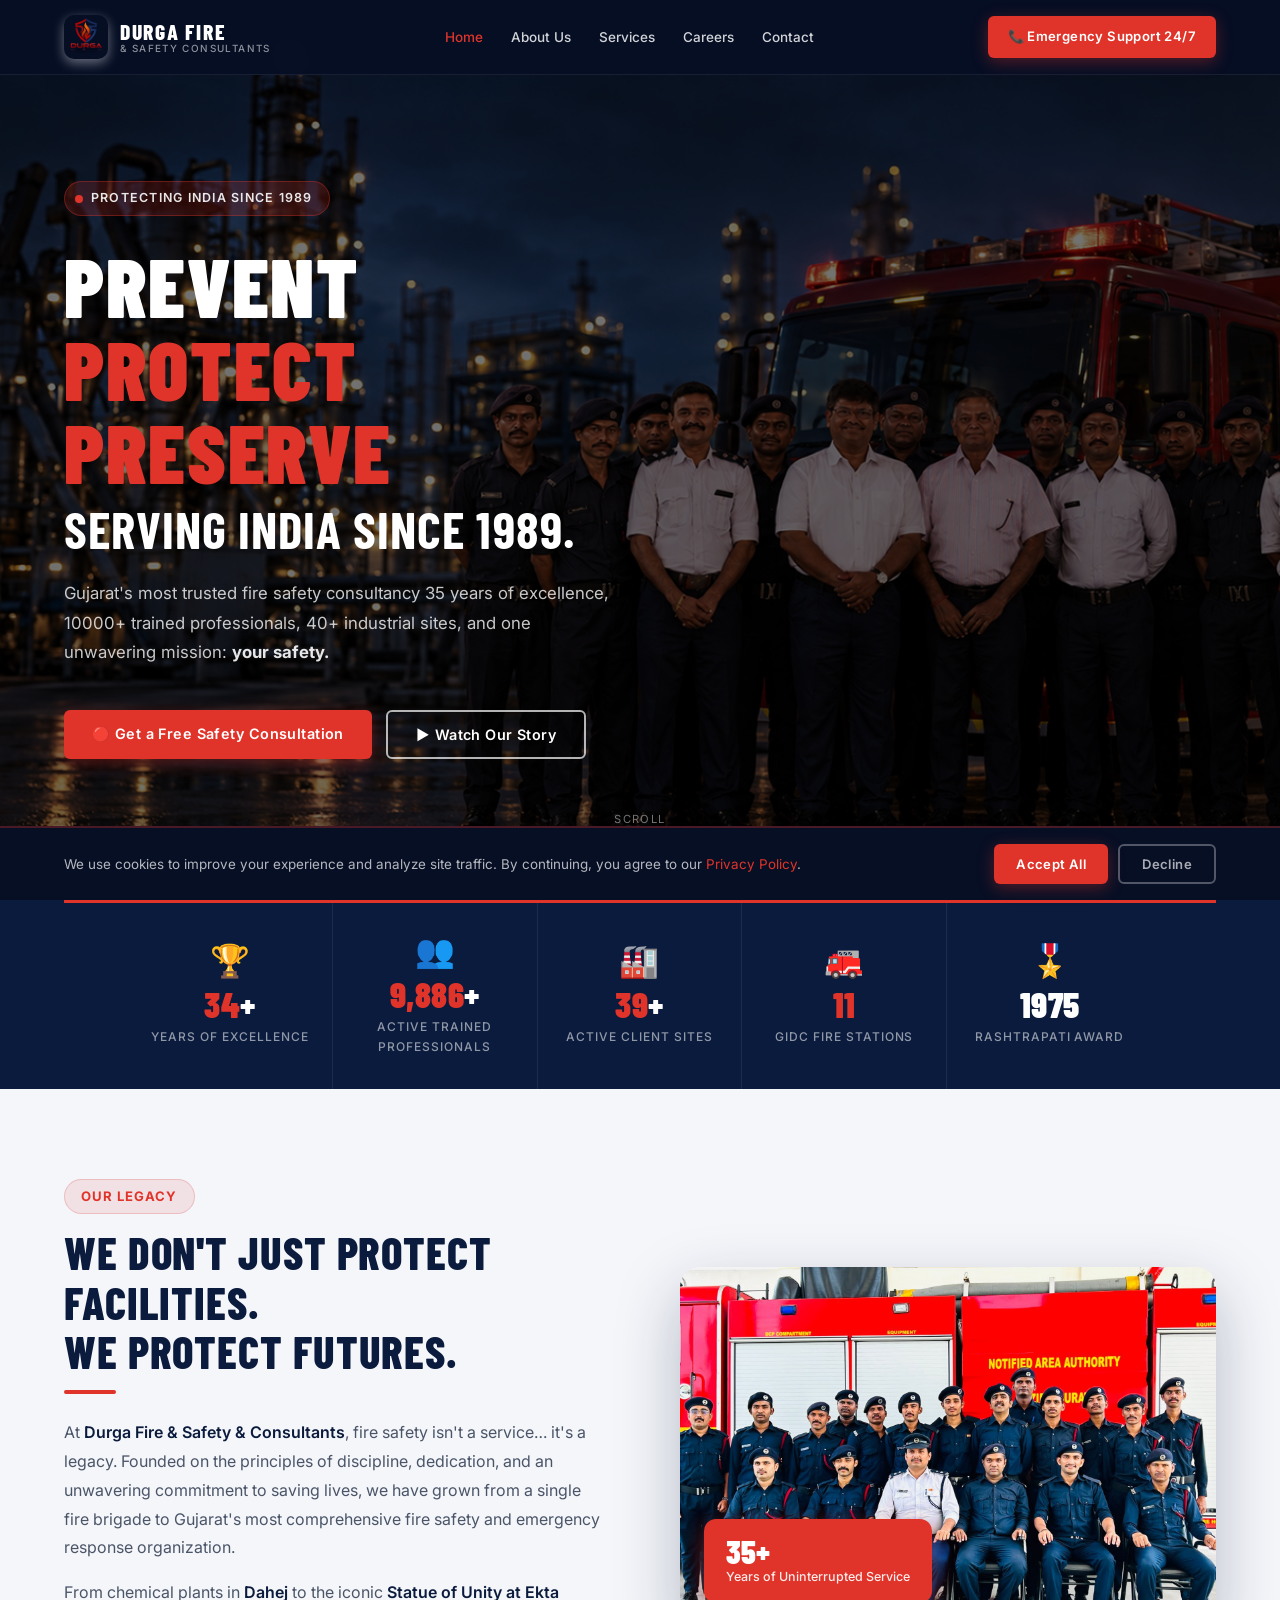
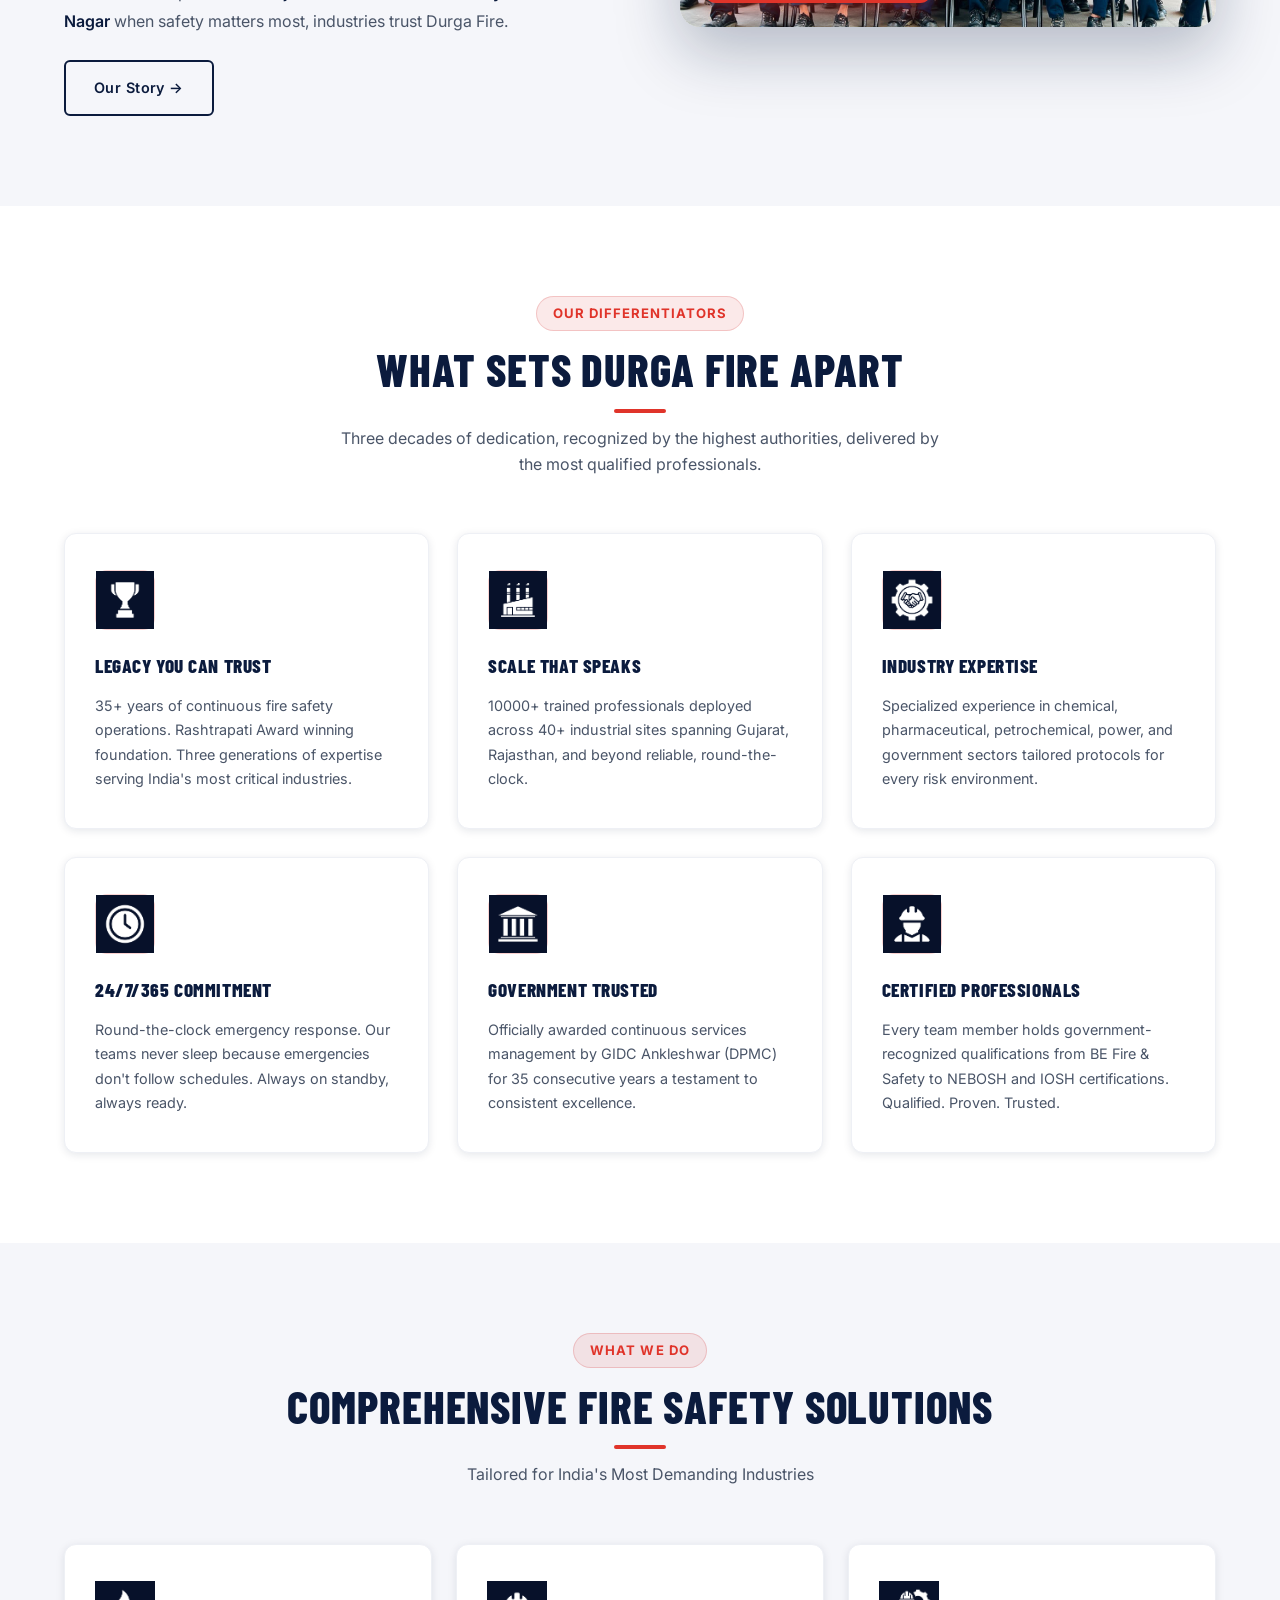
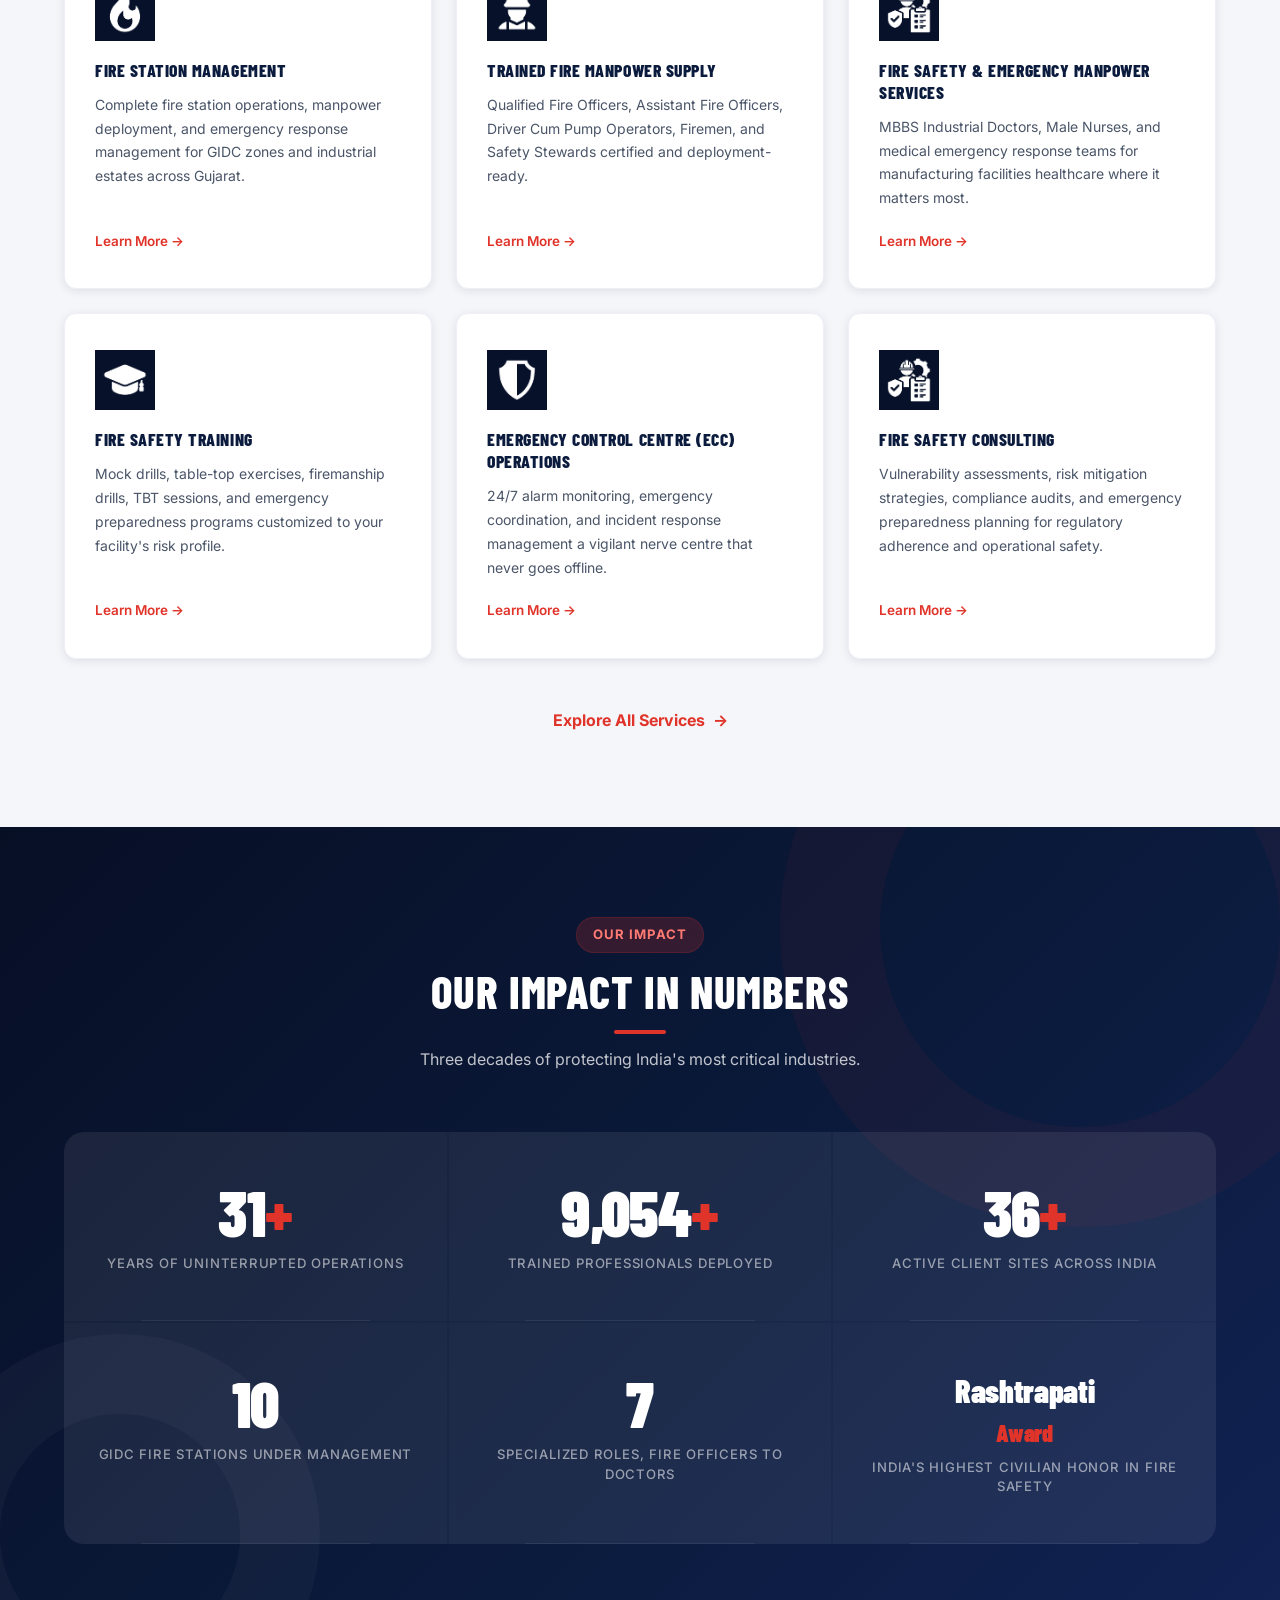
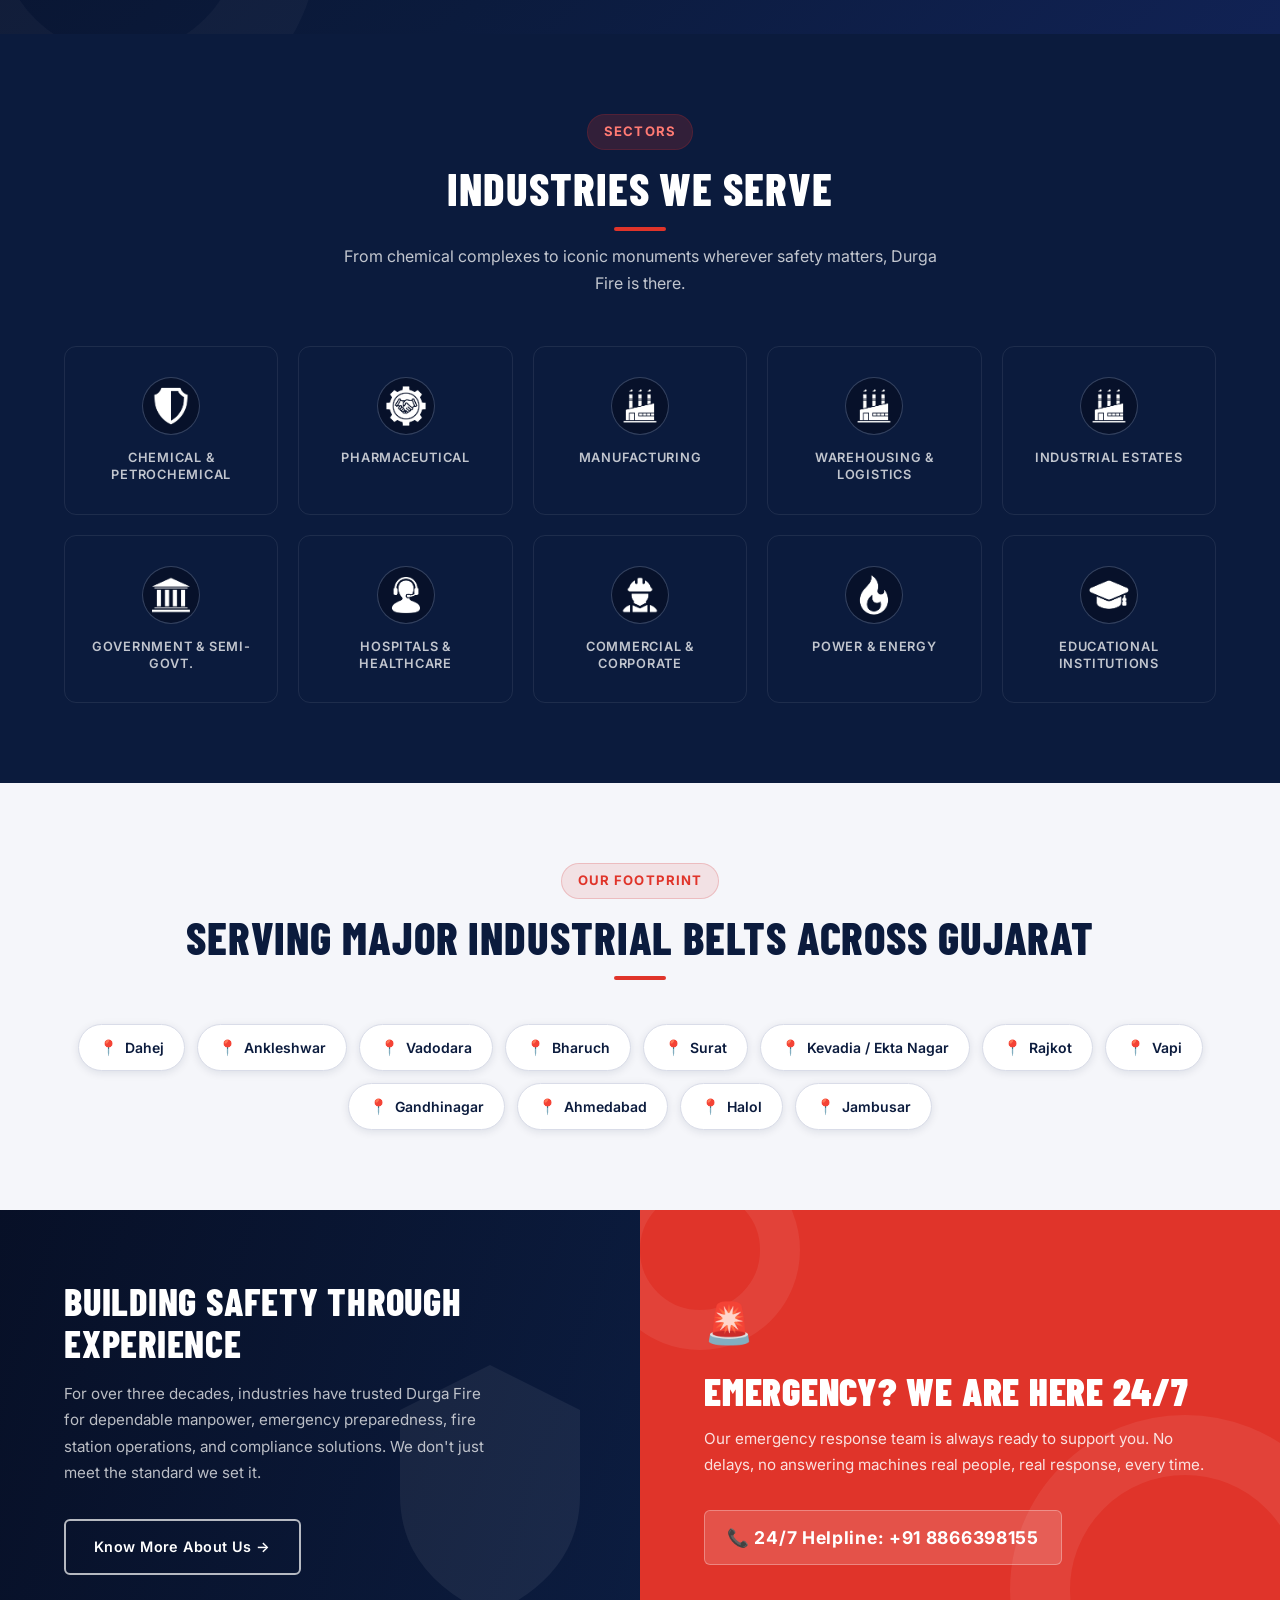
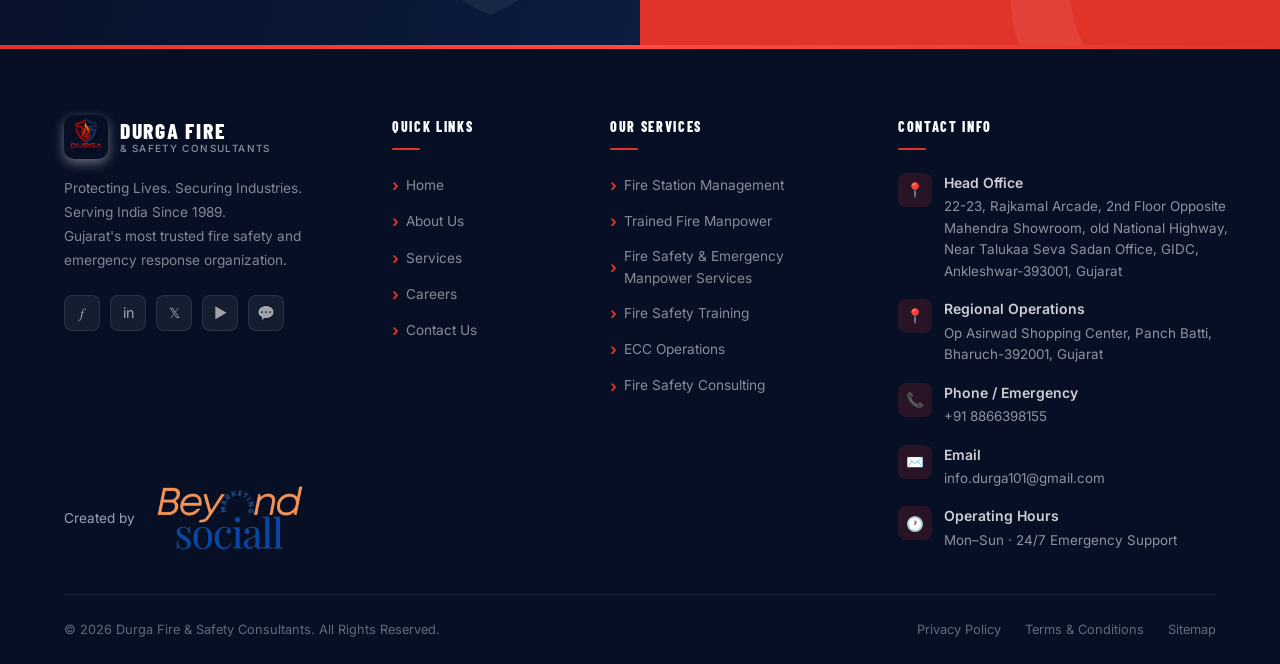
<file: index.html>
<!DOCTYPE html>
<html lang="en">

<head>
  <meta charset="UTF-8" />
  <meta name="viewport" content="width=device-width, initial-scale=1.0" />
  <title>Durga Fire & Safety Consultants Gujarat's Most Trusted Fire Safety Experts Since 1998</title>
  <meta name="description"
    content="Durga Fire & Safety Consultants  35+ years of excellence, 10000+ trained professionals, 40+ active industrial sites. Gujarat's premier fire safety consultancy serving India's most demanding industries." />
  <meta name="keywords"
    content="fire safety consultants Gujarat, GIDC fire station management, industrial fire safety, fire safety training India, Durga Fire" />
  <meta property="og:title" content="Durga Fire & Safety Consultants" />
  <meta property="og:description"
    content="35+ years of excellence. 10000+ professionals. Gujarat's most trusted fire safety consultancy." />
  <meta property="og:type" content="website" />
  <link rel="canonical" href="https://www.durgafire.com/" />
  <link rel="stylesheet" href="styles.css" />
  <link rel="icon" type="image/png" sizes="48x48" href="assets/logos/Fevicon.png">
  <!-- Structured Data -->
  <script type="application/ld+json">
  {
    "@context": "https://schema.org",
    "@type": "Organization",
    "name": "Durga Fire & Safety Consultants",
    "description": "Gujarat's most trusted fire safety consultancy since 1990",
    "foundingDate": "1990",
    "areaServed": "India",
    "address": { "@type": "PostalAddress", "addressRegion": "Gujarat", "addressCountry": "IN" },
    "url": "https://www.durgafire.com"
  }
  </script>
</head>

<body>

  <!-- ════════════════════════════════════════════════════
     CONSULTATION FORM MODAL
════════════════════════════════════════════════════ -->
  <div class="modal-overlay" id="consultModal" role="dialog" aria-modal="true" aria-labelledby="modalTitle">
    <div class="modal">
      <div class="modal-header">
        <h3 id="modalTitle">🔴 Free Safety Consultation</h3>
        <button class="modal-close" id="modalClose" aria-label="Close modal">✕</button>
      </div>
      <div class="modal-body">
        <form id="consultForm" novalidate>
          <div class="form-row">
            <div class="form-group">
              <label for="fname">Full Name *</label>
              <input type="text" id="fname" name="fname" placeholder="Your full name" required />
            </div>
            <div class="form-group">
              <label for="company">Company / Organisation *</label>
              <input type="text" id="company" name="company" placeholder="Company name" required />
            </div>
          </div>
          <div class="form-row">
            <div class="form-group">
              <label for="phone">Phone Number *</label>
              <input type="tel" id="phone" name="phone" placeholder="+91 XXXXX XXXXX" required />
            </div>
            <div class="form-group">
              <label for="email">Email Address *</label>
              <input type="email" id="email" name="email" placeholder="you@company.com" required />
            </div>
          </div>
          <div class="form-group">
            <label for="service">Service Required</label>
            <select id="service" name="service">
              <option value=""> Select a Service </option>
              <option>Fire Station Management</option>
              <option>Trained Fire Manpower Supply</option>
              <option>Fire Safety & Emergency Manpower Services</option>
              <option>Fire Safety Training</option>
              <option>ECC Operations</option>
              <option>Fire Safety Consulting</option>
              <option>Other Services</option>
            </select>
          </div>
          <div class="form-group">
            <label for="message">Message</label>
            <textarea id="message" name="message" placeholder="Brief description of your requirement…"></textarea>
          </div>
          <button type="submit" class="btn btn-primary form-submit" id="formSubmit">
            Send Consultation Request →
          </button>
        </form>
      </div>
    </div>
  </div>

  <!-- ════════════════════════════════════════════════════
     MOBILE NAV
════════════════════════════════════════════════════ -->
  <nav class="mobile-nav" id="mobileNav" aria-label="Mobile navigation">
    <button class="mobile-nav-close" id="mobileNavClose" aria-label="Close menu">✕</button>
    <a href="#hero">Home</a>
    <a href="about.html">About Us</a>
    <a href="services.html">Services</a>
    <!-- <a href="industries.html">Industries</a>-->
    <!-- <a href="locations.html">Locations</a> -->
    <!-- <a href="resources.html">Resources</a> -->
    <a href="careers.html">Careers</a>
    <a href="contact.html">Contact</a>
    <a href="tel:+918866398155" class="btn btn-primary" id="mobileEmergencyBtn">
      📞 Emergency Support 24/7
    </a>
  </nav>

  <!-- ════════════════════════════════════════════════════
     HEADER
════════════════════════════════════════════════════ -->
  <header id="header" role="banner">
    <div class="header-inner">

      <!-- Logo -->
      <a href="index.html" class="logo" aria-label="Durga Fire Home">
        <div class="logo-icon" aria-hidden="true">
          <img src="./assets/logos/logo.webp" alt="Durga Fire Logo">
        </div>
        <div class="logo-text">
          <span class="logo-name">Durga Fire</span>
          <span class="logo-sub">& Safety Consultants</span>
        </div>
      </a>

      <!-- Desktop Nav -->
      <nav class="nav-menu" aria-label="Main navigation">
        <a href="#hero" class="active">Home</a>
        <a href="about.html">About Us</a>
        <a href="services.html">Services</a>

        <!-- Services Dropdown 
        <div class="nav-item" id="servicesDropdown">
          <button class="dropdown-trigger" aria-haspopup="true" aria-expanded="false" id="servicesBtn">
            Services <span class="chevron" aria-hidden="true">▾</span>
          </button>
           <div class="dropdown-menu" role="menu" aria-label="Services submenu">
            <a href="services.html#fire-station" role="menuitem"><span class="dm-icon">🚒</span> Fire Station
              Management</a>
            <a href="services.html#manpower" role="menuitem"><span class="dm-icon">👷</span> Trained Fire Manpower</a>
            <a href="services.html#medical" role="menuitem"><span class="dm-icon">🏥</span> Industrial Medical
              Services</a>
            <a href="services.html#training" role="menuitem"><span class="dm-icon">🎓</span> Fire Safety Training</a>
            <a href="services.html#ecc" role="menuitem"><span class="dm-icon">🛡️</span> ECC Operations</a>
            <a href="services.html#consulting" role="menuitem"><span class="dm-icon">📋</span> Fire Safety
              Consulting</a>
          </div>
        </div>-->

        <!-- <a href="industries.html">Industries</a> -->
        <!--  <a href="locations.html">Locations</a>  -->

        <!-- Resources Dropdown 
        <div class="nav-item" id="resourcesDropdown">
          <button class="dropdown-trigger" aria-haspopup="true" aria-expanded="false" id="resourcesBtn">
            Resources <span class="chevron" aria-hidden="true">▾</span>
          </button>
          <div class="dropdown-menu" role="menu" aria-label="Resources submenu">
            <a href="resources.html#blog" role="menuitem"><span class="dm-icon">📝</span> Blog</a>
            <a href="resources.html#safety-tips" role="menuitem"><span class="dm-icon">💡</span> Safety Tips</a>
            <a href="resources.html#compliance" role="menuitem"><span class="dm-icon">📄</span> Compliance Guides</a>
            <a href="resources.html#checklist" role="menuitem"><span class="dm-icon">✅</span> Fire Safety Checklist</a>
            <a href="resources.html#news" role="menuitem"><span class="dm-icon">📰</span> News & Updates</a>
          </div>
        </div> -->

        <a href="careers.html">Careers</a>
        <a href="contact.html">Contact</a>
      </nav>

      <!-- Header CTA -->
      <div class="header-cta">
        <a href="tel:+918866398155" class="btn btn-primary" id="headerEmergencyBtn">
          📞 Emergency Support 24/7
        </a>
      </div>

      <!-- Hamburger -->
      <button class="hamburger" id="hamburger" aria-label="Open menu" aria-expanded="false">
        <span></span><span></span><span></span>
      </button>

    </div>
  </header>


  <!-- ════════════════════════════════════════════════════
     HERO SECTION
════════════════════════════════════════════════════ -->
  <main id="main-content">
    <section id="hero" aria-label="Hero section">
      <!-- Background  cinematic dark gradient with SVG pattern -->
      <div class="hero-bg" aria-hidden="true">

      </div>


      <!-- Animated flame particles -->
      <div class="hero-particles" aria-hidden="true" id="heroParticles"></div>

      <div class="hero-content container">
        <div class="hero-badge">
          <span class="badge-dot"></span>
          Protecting India Since 1989
        </div>

        <h1 class="hero-headline">
          Prevent<br>
          <span class="highlight">Protect </br> Preserve</span>
        </h1>
        <p class="hero-subline">Serving India Since 1989.</p>

        <p class="hero-body">
          Gujarat's most trusted fire safety consultancy 35 years of excellence,
          10000+ trained professionals, 40+ industrial sites, and one unwavering
          mission: <strong style="color:rgba(255,255,255,0.90)">your safety.</strong>
        </p>

        <div class="hero-btns">
          <button class="btn btn-primary" id="heroConsultBtn">
            🔴 Get a Free Safety Consultation
          </button>
          <button class="btn btn-outline-white" id="heroStoryBtn">
            <a href="about.html">▶ Watch Our Story</a>
          </button>
        </div>
      </div>

      <div class="hero-scroll" aria-hidden="true">
        <span>Scroll</span>
        <div class="scroll-arrow">↓</div>
      </div>
    </section>


    <!-- ════════════════════════════════════════════════════
     TRUST BAR
════════════════════════════════════════════════════ -->
    <section id="trust-bar" aria-label="Key statistics">
      <div class="trust-bar-inner container" style="max-width:100%; padding:0 5%;">
        <div class="trust-item reveal">
          <div class="trust-icon" aria-hidden="true">🏆</div>
          <div class="trust-value"><span class="counter" data-target="35">0</span>+</div>
          <div class="trust-label">Years of Excellence</div>
        </div>
        <div class="trust-item reveal reveal-delay-1">
          <div class="trust-icon" aria-hidden="true">👥</div>
          <div class="trust-value"><span class="counter" data-target="10000+">0</span>+</div>
          <div class="trust-label">Active Trained Professionals</div>
        </div>
        <div class="trust-item reveal reveal-delay-2">
          <div class="trust-icon" aria-hidden="true">🏭</div>
          <div class="trust-value"><span class="counter" data-target="40">0</span>+</div>
          <div class="trust-label">Active Client Sites</div>
        </div>
        <div class="trust-item reveal reveal-delay-3">
          <div class="trust-icon" aria-hidden="true">🚒</div>
          <div class="trust-value"><span class="counter" data-target="12">0</span></div>
          <div class="trust-label">GIDC Fire Stations</div>
        </div>
        <div class="trust-item reveal reveal-delay-4">
          <div class="trust-icon" aria-hidden="true">🎖️</div>
          <div class="trust-value">1975</div>
          <div class="trust-label">Rashtrapati Award</div>
        </div>
      </div>
    </section>


    <!-- ════════════════════════════════════════════════════
     BRAND STATEMENT
════════════════════════════════════════════════════ -->
    <section id="brand-statement" aria-label="About Durga Fire">
      <div class="container">
        <div class="brand-statement-inner">
          <div class="brand-statement-text reveal">
            <span class="section-tag">Our Legacy</span>
            <h2 class="section-heading">
              We Don't Just Protect Facilities.<br>We Protect Futures.
            </h2>
            <p>
              At <strong>Durga Fire &amp; Safety & Consultants</strong>, fire safety isn't a service…
              it's a legacy. Founded on the principles of discipline, dedication, and an unwavering
              commitment to saving lives, we have grown from a single fire brigade to Gujarat's most
              comprehensive fire safety and emergency response organization.
            </p>
            <p>
              From chemical plants in <strong>Dahej</strong> to the iconic
              <strong>Statue of Unity at Ekta Nagar</strong> when safety matters most,
              industries trust Durga Fire.
            </p>
            <a href="about.html" class="btn btn-outline-navy" style="margin-top:8px; display:inline-flex;">
              Our Story →
            </a>
          </div>

          <!-- Visual panel with photo and floating stat badge -->
          <div class="brand-visual reveal reveal-delay-2">
            <div class="brand-visual-img">
              <!-- Replace src with your desired image path -->
              <img src="assets/images/STAFF1.jpeg" alt="Durga Fire Safety Team and Operations" loading="lazy">
              <div class="brand-visual-overlay"></div>
            </div>

            <!-- Red Stat Badge (Anchored Bottom-Left) -->
            <div class="brand-visual-badge">
              <div class="badge-num">35+</div>
              <div class="badge-txt">Years of Uninterrupted Service</div>
            </div>
          </div>
        </div>
      </div>
    </section>


    <!-- ════════════════════════════════════════════════════
     WHY CHOOSE US
════════════════════════════════════════════════════ -->
    <section id="why-choose" aria-label="Why choose Durga Fire">
      <div class="container">
        <div class="why-choose-header">
          <span class="section-tag">Our Differentiators</span>
          <h2 class="section-heading centered">What Sets Durga Fire Apart</h2>
          <p class="section-sub centered">
            Three decades of dedication, recognized by the highest authorities, delivered by the most qualified
            professionals.
          </p>
        </div>

        <div class="why-choose-grid">

          <article class="why-card reveal">
            <div class="why-card-icon" aria-hidden="true">
              <img src="assets/logos/Legacy.jpeg" alt="Award">
            </div>
            <h3>Legacy You Can Trust</h3>
            <p>35+ years of continuous fire safety operations. Rashtrapati Award winning foundation. Three generations
              of expertise serving India's most critical industries.</p>
          </article>

          <article class="why-card reveal reveal-delay-1">
            <div class="why-card-icon" aria-hidden="true"><img src="assets/logos/Factory.jpeg" alt="Factory"></div>
            <h3>Scale That Speaks</h3>
            <p>10000+ trained professionals deployed across 40+ industrial sites spanning Gujarat, Rajasthan, and beyond
              reliable, round-the-clock.</p>
          </article>

          <article class="why-card reveal reveal-delay-2">
            <div class="why-card-icon" aria-hidden="true"><img src="assets/logos/Fire Station.jpeg" alt="fire-station">
            </div>
            <h3>Industry Expertise</h3>
            <p>Specialized experience in chemical, pharmaceutical, petrochemical, power, and government sectors
              tailored protocols for every risk environment.</p>
          </article>

          <article class="why-card reveal reveal-delay-1">
            <div class="why-card-icon" aria-hidden="true"><img src="assets/logos/Time.jpeg" alt="Time"></div>
            <h3>24/7/365 Commitment</h3>
            <p>Round-the-clock emergency response. Our teams never sleep because emergencies don't follow schedules.
              Always on standby, always ready.</p>
          </article>

          <article class="why-card reveal reveal-delay-2">
            <div class="why-card-icon" aria-hidden="true"><img src="assets/logos/Govt.jpeg" alt="Govt"></div>
            <h3>Government Trusted</h3>
            <p>Officially awarded continuous services management by GIDC Ankleshwar (DPMC) for 35 consecutive years a
              testament to consistent excellence.</p>
          </article>

          <article class="why-card reveal reveal-delay-3">
            <div class="why-card-icon" aria-hidden="true"><img src="assets/logos/Professionals.jpeg"
                alt="Professionals">
            </div>
            <h3>Certified Professionals</h3>
            <p>Every team member holds government-recognized qualifications from BE Fire &amp; Safety to NEBOSH and
              IOSH certifications. Qualified. Proven. Trusted.</p>
          </article>

        </div>
      </div>
    </section>


    <!-- ════════════════════════════════════════════════════
     CORE SERVICES
════════════════════════════════════════════════════ -->
    <section id="services" aria-label="Our services">
      <div class="container">
        <div class="services-header">
          <span class="section-tag">What We Do</span>
          <h2 class="section-heading centered">Comprehensive Fire Safety Solutions</h2>
          <p class="section-sub centered">Tailored for India's Most Demanding Industries</p>
        </div>

        <div class="services-grid">

          <article class="service-card reveal">
            <div class="service-icon" aria-hidden="true"><img src="assets/logos/Fire.jpeg" alt="Fire"></div>
            <h3>Fire Station Management</h3>
            <p>Complete fire station operations, manpower deployment, and emergency response management for GIDC zones
              and industrial estates across Gujarat.</p>
            <a href="services.html#fire-station" class="learn-more"
              aria-label="Learn more about Fire Station Management">Learn More →</a>
          </article>

          <article class="service-card reveal reveal-delay-1">
            <div class="service-icon" aria-hidden="true"><img src="assets/logos/Professionals.jpeg" alt="Professionals">
            </div>
            <h3>Trained Fire Manpower Supply</h3>
            <p>Qualified Fire Officers, Assistant Fire Officers, Driver Cum Pump Operators, Firemen, and Safety Stewards
              certified and deployment-ready.</p>
            <a href="services.html#manpower" class="learn-more" aria-label="Learn more about Fire Manpower Supply">Learn
              More →</a>
          </article>

          <article class="service-card reveal reveal-delay-2">
            <div class="service-icon" aria-hidden="true"><img src="assets/logos/Skilled Fireman.jpeg"
                alt="Skilled Fireman"></div>
            <h3>Fire Safety & Emergency Manpower Services</h3>
            <p>MBBS Industrial Doctors, Male Nurses, and medical emergency response teams for manufacturing facilities
              healthcare where it matters most.</p>
            <a href="services.html#medical" class="learn-more"
              aria-label="Learn more about Fire Safety & Emergency Manpower Services">Learn More →</a>
          </article>

          <article class="service-card reveal reveal-delay-1">
            <div class="service-icon" aria-hidden="true"><img src="assets/logos/Certified.jpeg" alt="Certified"></div>
            <h3>Fire Safety Training</h3>
            <p>Mock drills, table-top exercises, firemanship drills, TBT sessions, and emergency preparedness programs
              customized to your facility's risk profile.</p>
            <a href="services.html#training" class="learn-more" aria-label="Learn more about Fire Safety Training">Learn
              More →</a>
          </article>

          <article class="service-card reveal reveal-delay-2">
            <div class="service-icon" aria-hidden="true"><img src="assets/logos/ECC.jpeg" alt="ECC"></div>
            <h3>Emergency Control Centre (ECC) Operations</h3>
            <p>24/7 alarm monitoring, emergency coordination, and incident response management a vigilant nerve centre
              that never goes offline.</p>
            <a href="services.html#ecc" class="learn-more" aria-label="Learn more about ECC Operations">Learn More →</a>
          </article>

          <article class="service-card reveal reveal-delay-3">
            <div class="service-icon" aria-hidden="true"><img src="assets/logos/Skilled Fireman.jpeg" alt="SFM"></div>
            <h3>Fire Safety Consulting</h3>
            <p>Vulnerability assessments, risk mitigation strategies, compliance audits, and emergency preparedness
              planning for regulatory adherence and operational safety.</p>
            <a href="services.html#consulting" class="learn-more"
              aria-label="Learn more about Fire Safety Consulting">Learn More →</a>
          </article>

        </div>

        <div class="services-cta">
          <a href="services.html">Explore All Services <span aria-hidden="true">→</span></a>
        </div>
      </div>
    </section>


    <!-- ════════════════════════════════════════════════════
     NUMBERS SECTION
════════════════════════════════════════════════════ -->
    <section id="numbers" aria-label="Our impact in numbers">
      <div class="container" style="position:relative;z-index:1;">
        <div class="numbers-header">
          <span class="section-tag" style="background:rgba(224,52,42,0.20); color:#ff7a73;">Our Impact</span>
          <h2 class="section-heading centered light">Our Impact in Numbers</h2>
          <p class="section-sub centered light">Three decades of protecting India's most critical industries.</p>
        </div>

        <div class="numbers-grid reveal">
          <div class="number-item">
            <div class="number-val"><span class="counter" data-target="35">0</span><span class="accent">+</span></div>
            <div class="number-label">Years of Uninterrupted Operations</div>
          </div>
          <div class="number-item">
            <div class="number-val"><span class="counter" data-target="10000+">0</span><span class="accent">+</span>
            </div>
            <div class="number-label">Trained Professionals Deployed</div>
          </div>
          <div class="number-item">
            <div class="number-val"><span class="counter" data-target="40">0</span><span class="accent">+</span></div>
            <div class="number-label">Active Client Sites Across India</div>
          </div>
          <div class="number-item">
            <div class="number-val"><span class="counter" data-target="12">0</span></div>
            <div class="number-label">GIDC Fire Stations Under Management</div>
          </div>
          <div class="number-item">
            <div class="number-val"><span class="counter" data-target="9">0</span></div>
            <div class="number-label">Specialized Roles, Fire Officers to Doctors</div>
          </div>
          <div class="number-item">
            <div class="number-val" style="font-size:2rem; line-height:1.2;">Rashtrapati<br><span class="accent"
                style="font-size:1.5rem;">Award</span></div>
            <div class="number-label">India's Highest Civilian Honor in Fire Safety</div>
          </div>
        </div>
      </div>
    </section>


    <!-- ════════════════════════════════════════════════════
     INDUSTRIES WE SERVE
════════════════════════════════════════════════════ -->
    <!-- ════════════════════════════════════════════════════
        INDUSTRIES WE SERVE
    ════════════════════════════════════════════════════ -->
    <section id="industries" aria-label="Industries we serve">
      <div class="container">

        <!-- Header -->
        <div class="industries-header">
          <span class="section-tag" style="background:rgba(224,52,42,0.18); color:#ff7a73;">Sectors</span>
          <h2 class="section-heading centered light">Industries We Serve</h2>
          <p class="section-sub centered light">
            From chemical complexes to iconic monuments wherever safety matters, Durga Fire is there.
          </p>
        </div>

        <!-- 10-Item Grid -->
        <div class="industry-grid">

          <div class="industry-item reveal">
            <div class="industry-icon" aria-hidden="true">
              <img src="assets/logos/ECC.jpeg" alt="Chemical & Petrochemical">
            </div>
            <div class="industry-name">Chemical &amp; Petrochemical</div>
          </div>

          <div class="industry-item reveal reveal-delay-1">
            <div class="industry-icon" aria-hidden="true">
              <img src="assets/logos/Fire Station.jpeg" alt="Pharmaceutical">
            </div>
            <div class="industry-name">Pharmaceutical</div>
          </div>

          <div class="industry-item reveal reveal-delay-2">
            <div class="industry-icon" aria-hidden="true">
              <img src="assets/logos/Factory.jpeg" alt="Manufacturing">
            </div>
            <div class="industry-name">Manufacturing</div>
          </div>

          <div class="industry-item reveal reveal-delay-3">
            <div class="industry-icon" aria-hidden="true">
              <img src="assets/logos/Factory.jpeg" alt="Warehousing & Logistics">
            </div>
            <div class="industry-name">Warehousing &amp; Logistics</div>
          </div>

          <div class="industry-item reveal reveal-delay-4">
            <div class="industry-icon" aria-hidden="true">
              <img src="assets/logos/Factory.jpeg" alt="Industrial Estates">
            </div>
            <div class="industry-name">Industrial Estates</div>
          </div>

          <div class="industry-item reveal">
            <div class="industry-icon" aria-hidden="true">
              <img src="assets/logos/Govt.jpeg" alt="Government & Semi-Govt.">
            </div>
            <div class="industry-name">Government &amp; Semi-Govt.</div>
          </div>

          <div class="industry-item reveal reveal-delay-1">
            <div class="industry-icon" aria-hidden="true">
              <img src="assets/logos/Care.jpeg" alt="Hospitals & Healthcare">
            </div>
            <div class="industry-name">Hospitals &amp; Healthcare</div>
          </div>

          <div class="industry-item reveal reveal-delay-2">
            <div class="industry-icon" aria-hidden="true">
              <img src="assets/logos/Professionals.jpeg" alt="Commercial & Corporate">
            </div>
            <div class="industry-name">Commercial &amp; Corporate</div>
          </div>

          <div class="industry-item reveal reveal-delay-3">
            <div class="industry-icon" aria-hidden="true">
              <img src="assets/logos/Fire.jpeg" alt="Power & Energy">
            </div>
            <div class="industry-name">Power &amp; Energy</div>
          </div>

          <div class="industry-item reveal reveal-delay-4">
            <div class="industry-icon" aria-hidden="true">
              <img src="assets/logos/Certified.jpeg" alt="Educational Institutions">
            </div>
            <div class="industry-name">Educational Institutions</div>
          </div>

        </div>
      </div>
    </section>


    <!-- ════════════════════════════════════════════════════
     FEATURED PROJECTS
════════════════════════════════════════════════════
    <section id="projects" aria-label="Featured projects">
      <div class="container">
        <div class="projects-header">
          <span class="section-tag">Our Work</span>
          <h2 class="section-heading centered">Trusted by India's Biggest Names</h2>
          <p class="section-sub centered">
            High-stakes environments that rely on Durga Fire's expertise every single day.
          </p>
        </div>

        <div class="projects-grid">

          <!-- Project Card 1
          <article class="project-card reveal">
            <div class="project-card-img" style="position:relative;">
              <!-- Decorative SVG monument 
              <svg width="100%" height="200" viewBox="0 0 400 200" xmlns="http://www.w3.org/2000/svg" aria-hidden="true"
                preserveAspectRatio="xMidYMid slice">
                <rect width="400" height="200" fill="url(#grad1)" />
                <defs>
                  <linearGradient id="grad1" x1="0" y1="0" x2="1" y2="1">
                    <stop offset="0%" stop-color="#0B1B3D" />
                    <stop offset="100%" stop-color="#1a3a7a" />
                  </linearGradient>
                </defs>
                <!-- Statue of Unity silhouette simplified 
                <rect x="188" y="40" width="24" height="130" rx="3" fill="rgba(255,255,255,0.07)" />
                <ellipse cx="200" cy="40" rx="16" ry="20" fill="rgba(255,255,255,0.09)" />
                <rect x="178" y="90" width="44" height="14" rx="4" fill="rgba(224,52,42,0.30)" />
                <rect x="174" y="150" width="52" height="20" rx="3" fill="rgba(255,255,255,0.06)" />
                <rect x="160" y="168" width="80" height="8" rx="2" fill="rgba(255,255,255,0.05)" />
                <!-- Stars 
                <circle cx="60" cy="30" r="1.5" fill="rgba(255,255,255,0.4)" />
                <circle cx="100" cy="55" r="1" fill="rgba(255,255,255,0.3)" />
                <circle cx="320" cy="28" r="1.5" fill="rgba(255,255,255,0.4)" />
                <circle cx="280" cy="60" r="1" fill="rgba(255,255,255,0.3)" />
                <circle cx="340" cy="75" r="2" fill="rgba(255,255,255,0.25)" />
              </svg>
              <div class="project-img-overlay"></div>
              <div class="project-img-tag">Active Project</div>
            </div>
            <div class="project-card-body">
              <div class="project-card-icon" aria-hidden="true">🏛️</div>
              <h3>Statue of Unity Ekta Nagar, Kevadia</h3>
              <p>Managing fire and emergency services at India's tallest monument since March 2024 protecting this
                iconic national landmark around the clock.</p>
            </div>
            <div class="project-card-footer">
              <span>📍</span> Kevadia, Gujarat &nbsp;·&nbsp; <span>🗓️</span> Since March 2024
            </div>
          </article>

          <!-- Coming Soon Cards 
          <div class="project-coming-soon reveal reveal-delay-1">
            <div class="cs-icon" aria-hidden="true">🏭</div>
            <h4>More Case Studies Coming Soon</h4>
            <p>Durga Fire protects 40+ active industrial sites. Full project portfolio with client testimonials and
              outcomes to be published shortly.</p>
          </div>

          <div class="project-coming-soon reveal reveal-delay-2">
            <div class="cs-icon" aria-hidden="true">⚗️</div>
            <h4>GIDC Ankleshwar Operations</h4>
            <p>Managing 12 GIDC fire stations across Gujarat's largest chemical industrial estate 35 years of
              uninterrupted DPMC award-winning service.</p>
          </div>

        </div>
      </div>
    </section> -->


    <!-- ════════════════════════════════════════════════════
     LOCATIONS STRIP
════════════════════════════════════════════════════ -->
    <section id="locations" aria-label="Locations served">
      <div class="container">
        <div class="locations-header">
          <span class="section-tag">Our Footprint</span>
          <h2 class="section-heading centered">Serving Major Industrial Belts Across Gujarat</h2>
        </div>

        <div class="locations-pills">
          <div class="location-pill reveal"><span class="pin" aria-hidden="true">📍</span> Dahej</div>
          <div class="location-pill reveal reveal-delay-1"><span class="pin" aria-hidden="true">📍</span> Ankleshwar
          </div>
          <div class="location-pill reveal reveal-delay-2"><span class="pin" aria-hidden="true">📍</span> Vadodara
          </div>
          <div class="location-pill reveal reveal-delay-3"><span class="pin" aria-hidden="true">📍</span> Bharuch
          </div>
          <div class="location-pill reveal reveal-delay-4"><span class="pin" aria-hidden="true">📍</span> Surat
          </div>
          <div class="location-pill reveal"><span class="pin" aria-hidden="true">📍</span> Kevadia / Ekta Nagar
          </div>
          <div class="location-pill reveal reveal-delay-1"><span class="pin" aria-hidden="true">📍</span> Rajkot
          </div>
          <div class="location-pill reveal reveal-delay-2"><span class="pin" aria-hidden="true">📍</span> Vapi</div>
          <div class="location-pill reveal reveal-delay-3"><span class="pin" aria-hidden="true">📍</span>
            Gandhinagar
          </div>
          <div class="location-pill reveal reveal-delay-4"><span class="pin" aria-hidden="true">📍</span> Ahmedabad
          </div>
          <div class="location-pill reveal"><span class="pin" aria-hidden="true">📍</span> Halol</div>
          <div class="location-pill reveal reveal-delay-1"><span class="pin" aria-hidden="true">📍</span> Jambusar
          </div>
        </div>
      </div>
    </section>


    <!-- ════════════════════════════════════════════════════
     SPLIT CTA BANNER
════════════════════════════════════════════════════ -->
    <section id="cta-banner" aria-label="Call to action">

      <!-- Left panel -->
      <div class="cta-left">
        <div class="cta-left-bg" aria-hidden="true"
          style="background: linear-gradient(135deg, #0B1B3D 0%, #1a3a7a 100%);"></div>
        <div class="cta-left-overlay" aria-hidden="true"></div>
        <!-- Decorative SVG shield in background -->
        <svg style="position:absolute;right:0;bottom:0;opacity:0.06;pointer-events:none;" width="300" height="300"
          viewBox="0 0 300 300" fill="none" xmlns="http://www.w3.org/2000/svg" aria-hidden="true">
          <path d="M150 20 L240 65 L240 150 Q240 230 150 270 Q60 230 60 150 L60 65 Z" fill="white" />
        </svg>
        <div class="cta-left-content reveal">
          <h2>Building Safety Through Experience</h2>
          <p>For over three decades, industries have trusted Durga Fire for dependable manpower, emergency
            preparedness,
            fire station operations, and compliance solutions. We don't just meet the standard we set it.</p>
          <a href="about.html" class="btn btn-outline-white">Know More About Us →</a>
        </div>
      </div>

      <!-- Right panel -->
      <div class="cta-right">
        <div class="cta-right-content reveal">
          <span class="emergency-icon" aria-hidden="true">🚨</span>
          <h2>Emergency? We Are Here 24/7</h2>
          <p>Our emergency response team is always ready to support you. No delays, no answering machines real
            people,
            real response, every time.</p>
          <a href="tel:+918866398155" class="cta-phone" id="ctaPhoneBtn" aria-label="Call emergency helpline">
            📞 24/7 Helpline: +91 8866398155
          </a>
        </div>
      </div>

    </section>

  </main><!-- end #main-content -->


  <div id="global-footer"></div>

  <script src="script.js"></script>
</body>

</html>
</file>
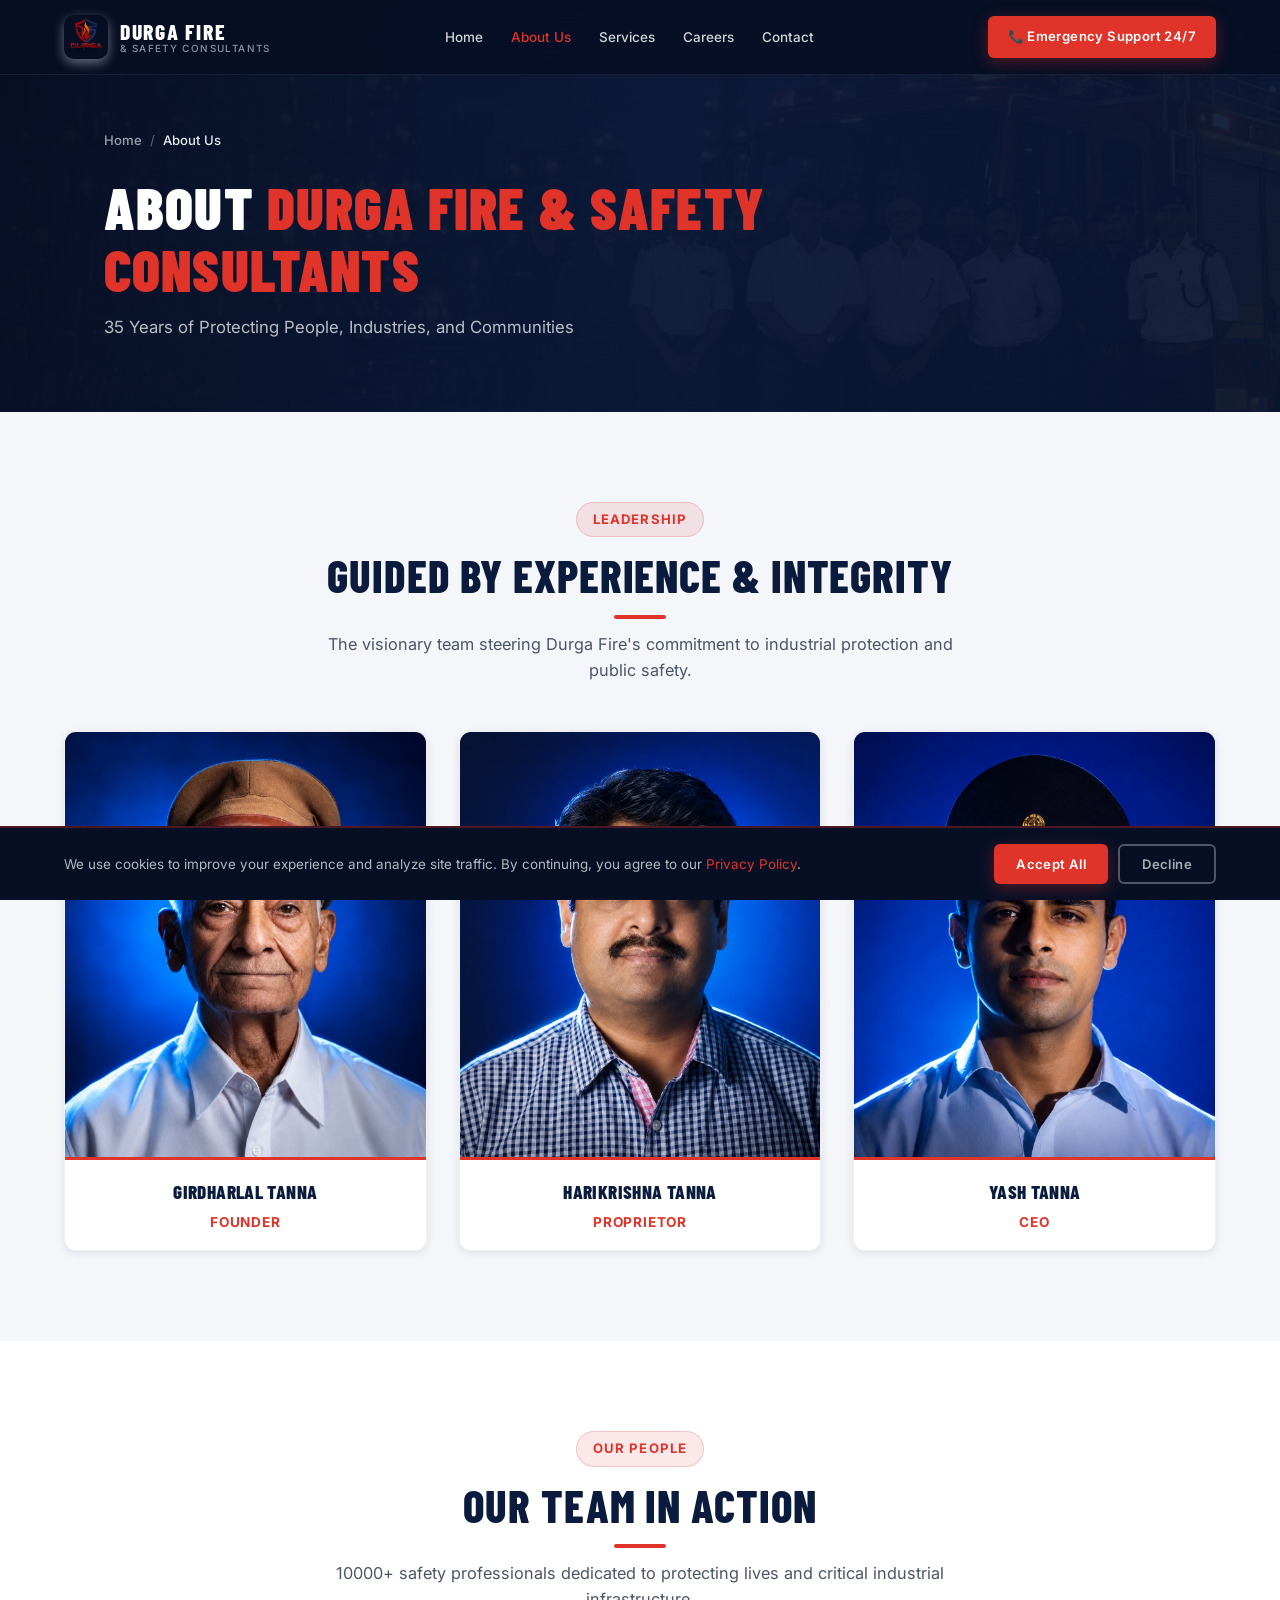
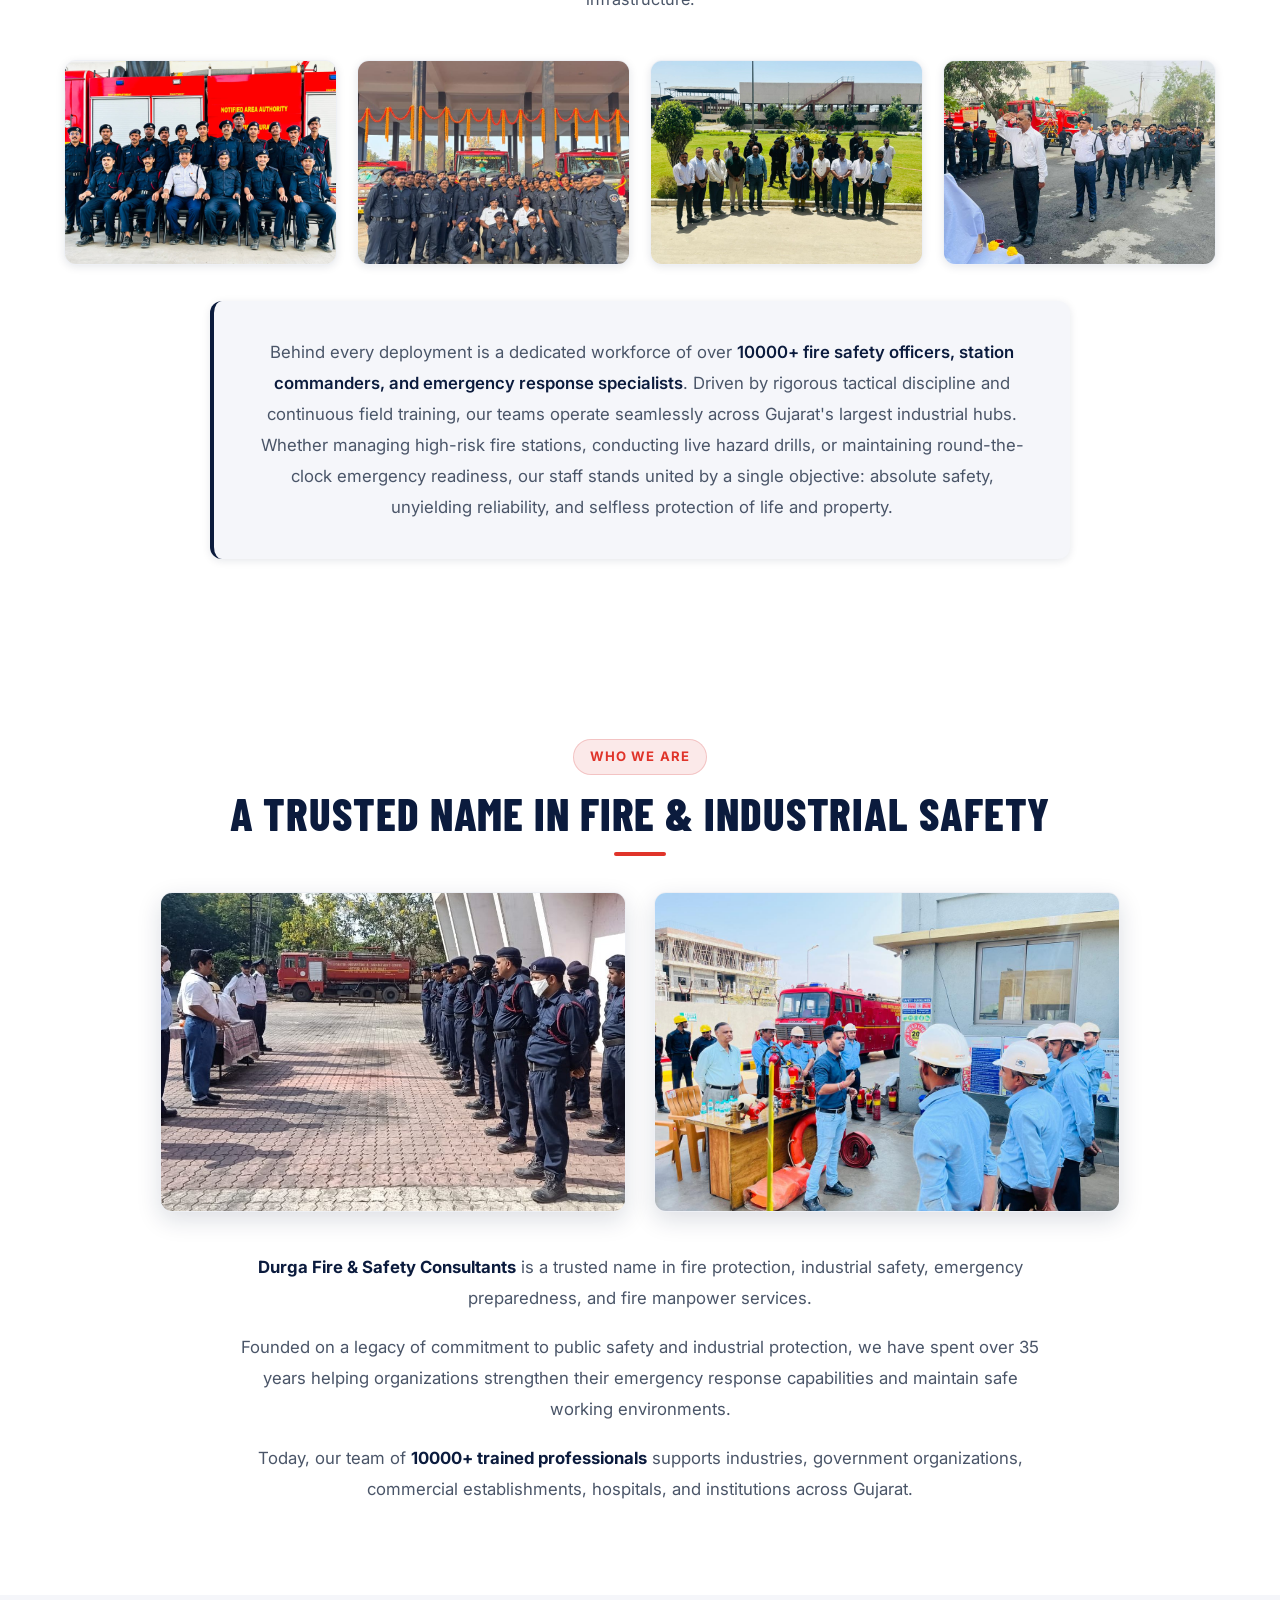
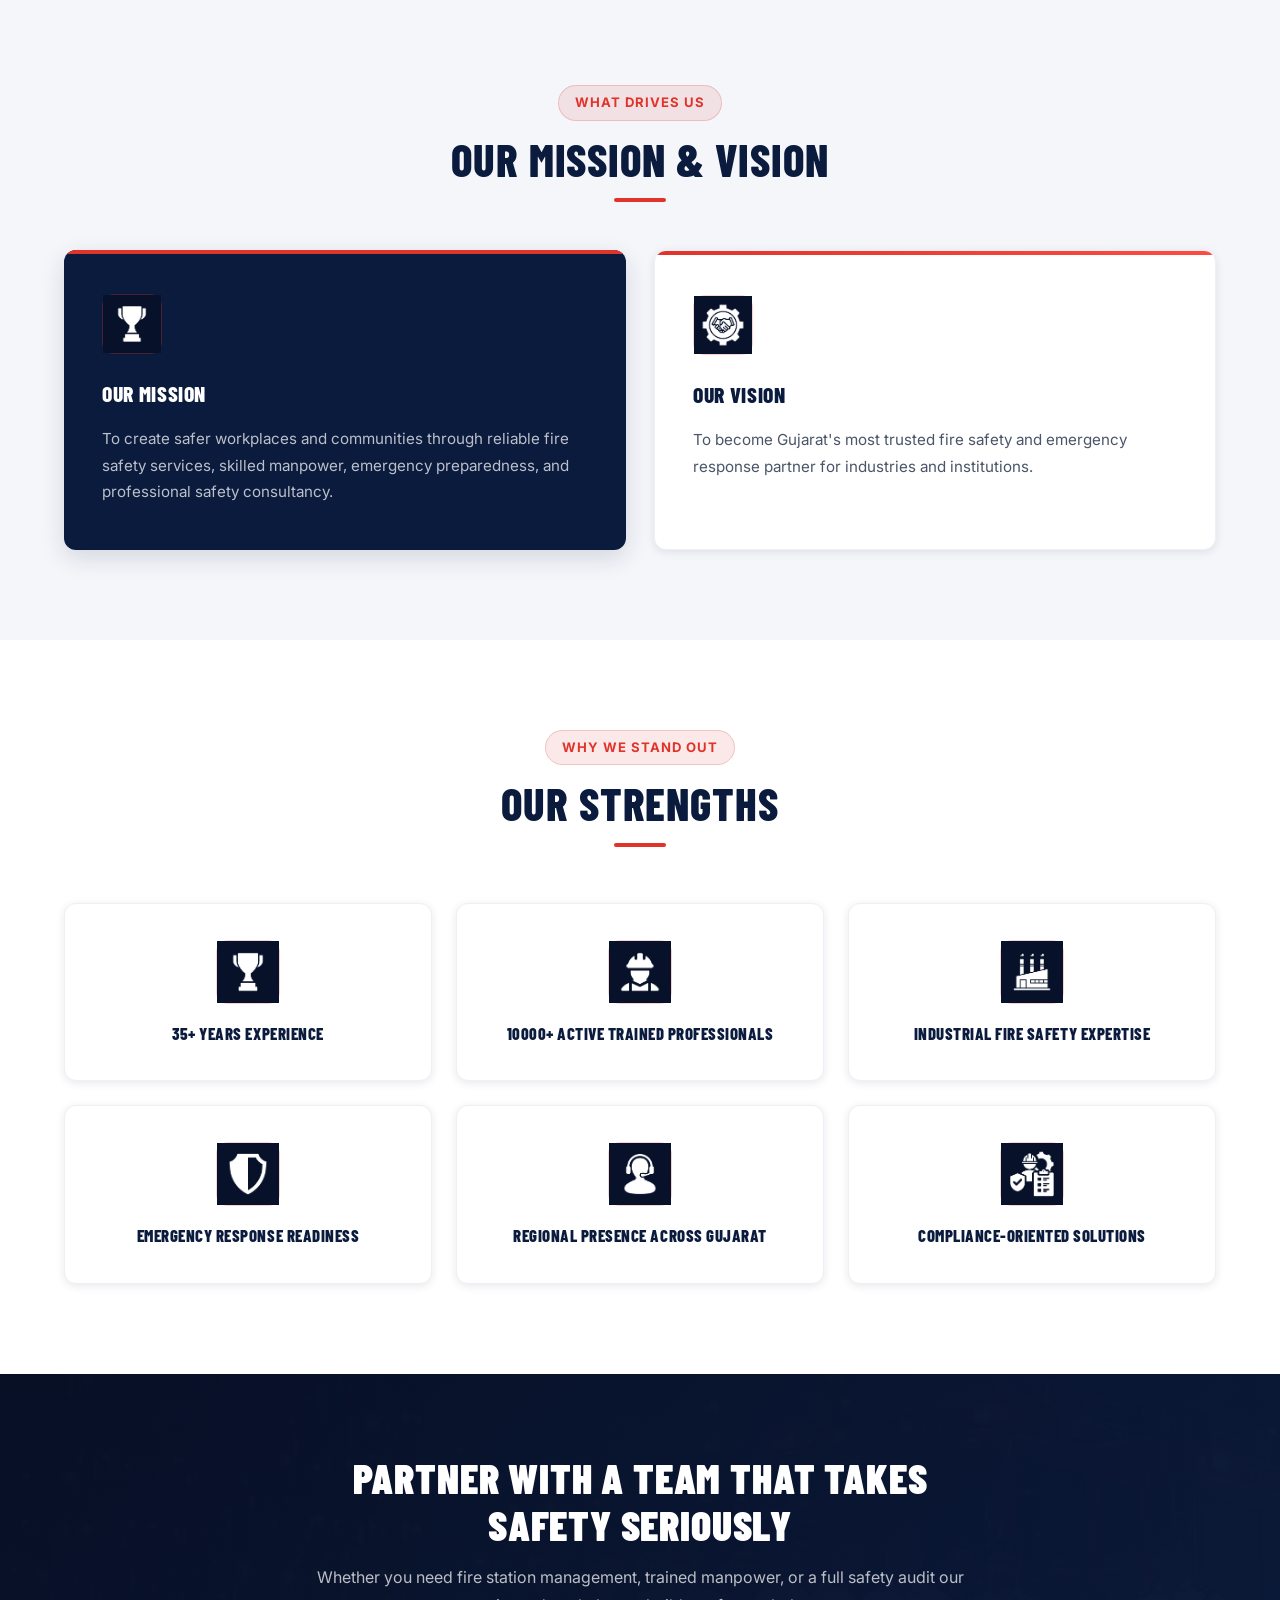
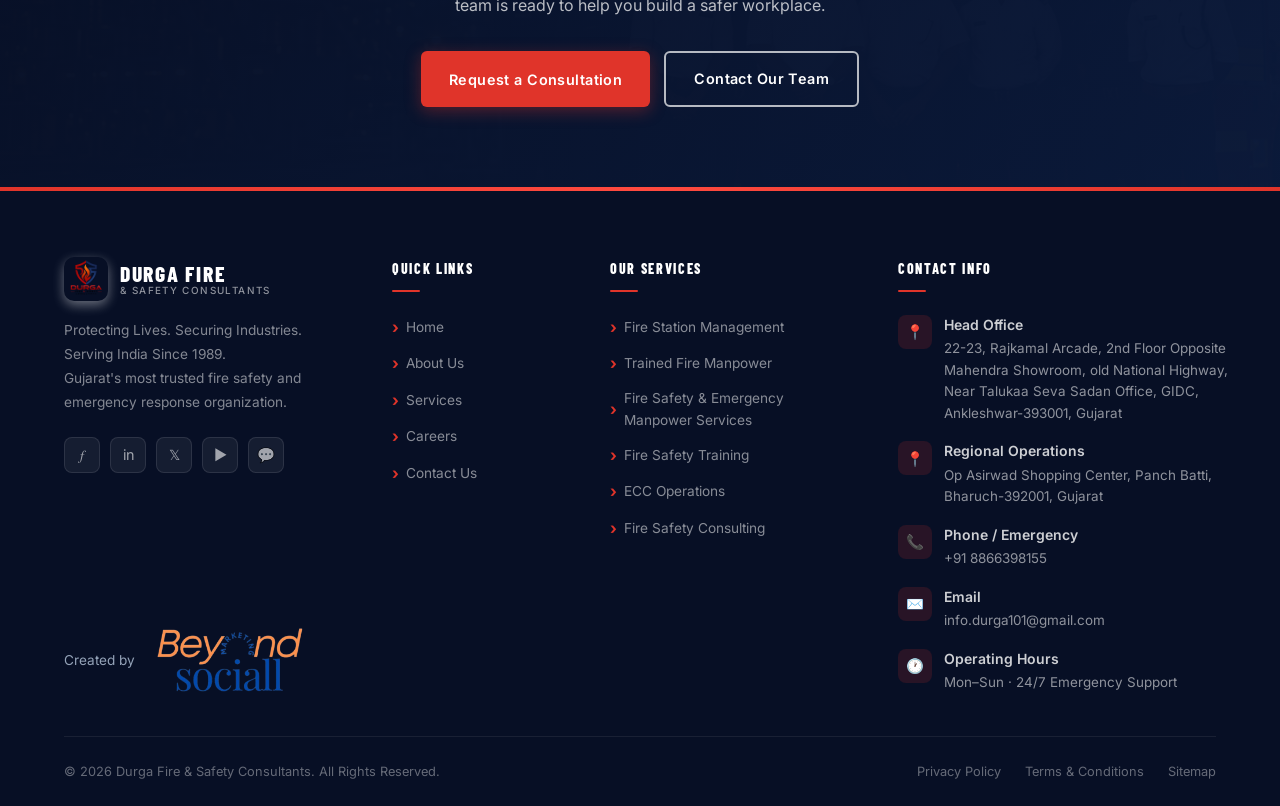
<file: about.html>
<!DOCTYPE html>
<html lang="en">

<head>
  <meta charset="UTF-8" />
  <meta name="viewport" content="width=device-width, initial-scale=1.0" />
  <title>About Us Durga Fire & Safety Consultants | 35 Years of Fire Safety Excellence</title>
  <meta name="description"
    content="Learn about Durga Fire & Safety Consultants  35+ years protecting industries and communities across Gujarat with 10000+ trained fire safety professionals." />
  <meta name="keywords"
    content="about Durga Fire, fire safety consultants Gujarat, industrial fire safety company, emergency preparedness India" />
  <meta property="og:title" content="About Durga Fire & Safety Consultants" />
  <meta property="og:description"
    content="35 years of protecting people, industries, and communities across Gujarat." />
  <meta property="og:type" content="website" />
  <link rel="canonical" href="https://www.durgafire.com/about.html" />
  <link rel="stylesheet" href="styles.css" />
  <link rel="icon" type="image/png" sizes="48x48" href="assets/logos/Fevicon.png">
</head>

<body>

  <!-- ════════════════════════════════════════════════════
     CONSULTATION FORM MODAL
════════════════════════════════════════════════════ -->
  <div class="modal-overlay" id="consultModal" role="dialog" aria-modal="true" aria-labelledby="modalTitle">
    <div class="modal">
      <div class="modal-header">
        <h3 id="modalTitle">🔴 Free Safety Consultation</h3>
        <button class="modal-close" id="modalClose" aria-label="Close modal">✕</button>
      </div>
      <div class="modal-body">
        <form id="consultForm" novalidate>
          <div class="form-row">
            <div class="form-group">
              <label for="fname">Full Name *</label>
              <input type="text" id="fname" name="fname" placeholder="Your full name" required />
            </div>
            <div class="form-group">
              <label for="company">Company / Organisation *</label>
              <input type="text" id="company" name="company" placeholder="Company name" required />
            </div>
          </div>
          <div class="form-row">
            <div class="form-group">
              <label for="phone">Phone Number *</label>
              <input type="tel" id="phone" name="phone" placeholder="+91 XXXXX XXXXX" required />
            </div>
            <div class="form-group">
              <label for="email">Email Address *</label>
              <input type="email" id="email" name="email" placeholder="you@company.com" required />
            </div>
          </div>
          <div class="form-group">
            <label for="service">Service Required</label>
            <select id="service" name="service">
              <option value=""> Select a Service </option>
              <option>Fire Station Management</option>
              <option>Trained Fire Manpower Supply</option>
              <option>Industrial Medical Services</option>
              <option>Fire Safety Training</option>
              <option>ECC Operations</option>
              <option>Fire Safety Consulting</option>
            </select>
          </div>
          <div class="form-group">
            <label for="message">Message</label>
            <textarea id="message" name="message" placeholder="Brief description of your requirement…"></textarea>
          </div>
          <button type="submit" class="btn btn-primary form-submit" id="formSubmit">
            Send Consultation Request →
          </button>
        </form>
      </div>
    </div>
  </div>

  <!-- ════════════════════════════════════════════════════
     MOBILE NAV
════════════════════════════════════════════════════ -->
  <nav class="mobile-nav" id="mobileNav" aria-label="Mobile navigation">
    <button class="mobile-nav-close" id="mobileNavClose" aria-label="Close menu">✕</button>
    <a href="index.html">Home</a>
    <a href="about.html">About Us</a>
    <a href="services.html">Services</a>
    <a href="careers.html">Careers</a>
    <!-- <a href="industries.html">Industries</a>
    <a href="locations.html">Locations</a> -->
    <a href="contact.html">Contact</a>
    <a href="tel:+91XXXXXXXXXX" class="btn btn-primary" id="mobileEmergencyBtn">
      📞 Emergency Support 24/7
    </a>
  </nav>

  <!-- ════════════════════════════════════════════════════
     HEADER
════════════════════════════════════════════════════ -->
  <header id="header" role="banner">
    <div class="header-inner">

      <a href="index.html" class="logo" aria-label="Durga Fire Home">
        <div class="logo-icon" aria-hidden="true">
          <img src="./assets/logos/logo.webp" alt="Durga Fire Logo">
        </div>
        <div class="logo-text">
          <span class="logo-name">Durga Fire</span>
          <span class="logo-sub">& Safety Consultants</span>
        </div>
      </a>

      <nav class="nav-menu" aria-label="Main navigation">
        <a href="index.html">Home</a>
        <a href="about.html" class="active">About Us</a>
        <a href="services.html">Services</a>
        <a href="careers.html">Careers</a>

        <!-- <div class="nav-item" id="servicesDropdown">
          <button class="dropdown-trigger" aria-haspopup="true" aria-expanded="false" id="servicesBtn">
            Services <span class="chevron" aria-hidden="true">▾</span>
          </button>
          <div class="dropdown-menu" role="menu" aria-label="Services submenu">
            <a href="services.html#fire-station" role="menuitem"><span class="dm-icon">🚒</span> Fire Station
              Management</a>
            <a href="services.html#manpower" role="menuitem"><span class="dm-icon">👷</span> Trained Fire Manpower</a>
            <a href="services.html#medical" role="menuitem"><span class="dm-icon">🏥</span> Industrial Medical
              Services</a>
            <a href="services.html#training" role="menuitem"><span class="dm-icon">🎓</span> Fire Safety Training</a>
            <a href="services.html#ecc" role="menuitem"><span class="dm-icon">🛡️</span> ECC Operations</a>
            <a href="services.html#consulting" role="menuitem"><span class="dm-icon">📋</span> Fire Safety
              Consulting</a>
          </div>
        </div>

        <a href="industries.html">Industries</a>
        <a href="locations.html">Locations</a>
        <a href="careers.html">Careers</a>  -->
        <a href="contact.html">Contact</a>
      </nav>

      <div class="header-cta">
        <a href="tel:+91XXXXXXXXXX" class="btn btn-primary" id="headerEmergencyBtn">
          📞 Emergency Support 24/7
        </a>
      </div>

      <button class="hamburger" id="hamburger" aria-label="Open menu" aria-expanded="false">
        <span></span><span></span><span></span>
      </button>

    </div>
  </header>


  <main id="main-content">

    <!-- ════════════════════════════════════════════════════
       PAGE HERO
    ════════════════════════════════════════════════════ -->
    <section id="page-hero" aria-label="About Us">
      <div class="page-hero-bg" aria-hidden="true"></div>
      <div class="page-hero-overlay" aria-hidden="true"></div>

      <div class="page-hero-content container">
        <nav class="breadcrumbs" aria-label="Breadcrumb">
          <a href="index.html">Home</a>
          <span class="breadcrumb-sep" aria-hidden="true">/</span>
          <span class="breadcrumb-current" aria-current="page">About Us</span>
        </nav>

        <h1 class="page-hero-heading">
          About <span class="highlight">Durga Fire &amp; Safety Consultants</span>
        </h1>
        <p class="page-hero-sub">35 Years of Protecting People, Industries, and Communities</p>
      </div>
    </section>

    <!-- ════════════════════════════════════════════════════
        LEADERSHIP TEAM SECTION (3D FLIP)
    ════════════════════════════════════════════════════ -->
    <section id="leadership" aria-label="Leadership team">
      <div class="container">
        <!-- Centered Header -->
        <div class="leadership-header text-center">
          <span class="section-tag">Leadership</span>
          <h2 class="section-heading centered">Guided by Experience &amp; Integrity</h2>
          <p class="section-subtitle centered">The visionary team steering Durga Fire's commitment to industrial
            protection and public safety.</p>
        </div>

        <!-- 3-Column Flip Grid -->
        <div class="leadership-grid">

          <!-- Founder -->
          <div class="leader-card-wrapper reveal">
            <div class="leader-card-inner">
              <!-- Front Face -->
              <div class="leader-card-front">
                <div class="leader-img-wrapper">
                  <img src="assets/images/FOUNDER.jpeg" alt="Girdharlal Tanna - Founder" loading="lazy">
                </div>
                <div class="leader-info">
                  <h3>Girdharlal Tanna</h3>
                  <span class="leader-role">Founder</span>
                </div>
              </div>
              <!-- Back Face -->
              <div class="leader-card-back">
                <div class="leader-back-content">
                  <h3>Girdharlal Tanna</h3>
                  <span class="leader-role">Founder</span>
                  <div class="leader-divider"></div>
                  <p class="leader-desc">
                    The visionary behind Durga Fire, Late Shri Girdharlal G. Tanna was the first Fire Fighting
                    Superintendent in India's history to receive the Rashtrapati Award in 1975. His guiding philosophy -
                    "We Serve To Save" - remains the soul of everything Durga Fire stands for today.
                  </p>
                </div>
              </div>
            </div>
          </div>

          <!-- Proprietor -->
          <div class="leader-card-wrapper reveal reveal-delay-1">
            <div class="leader-card-inner">
              <!-- Front Face -->
              <div class="leader-card-front">
                <div class="leader-img-wrapper">
                  <img src="assets/images/PROPRITER.jpeg" alt="Harikrishna Tanna - Proprietor" loading="lazy">
                </div>
                <div class="leader-info">
                  <h3>Harikrishna Tanna</h3>
                  <span class="leader-role">Proprietor</span>
                </div>
              </div>
              <!-- Back Face -->
              <div class="leader-card-back">
                <div class="leader-back-content">
                  <h3>Harikrishna Tanna</h3>
                  <span class="leader-role">Proprietor</span>
                  <div class="leader-divider"></div>
                  <p class="leader-desc">
                    The architect of Durga Fire's growth, Shri Harikrishna G. Tanna has spent three decades building
                    Gujarat's most trusted fire safety organization - growing it to 10000+ professionals across 40+
                    industrial clients, making Durga Fire the gold standard across Gujarat's GIDC zones.
                  </p>
                </div>
              </div>
            </div>
          </div>

          <!-- CEO -->
          <div class="leader-card-wrapper reveal reveal-delay-2">
            <div class="leader-card-inner">
              <!-- Front Face -->
              <div class="leader-card-front">
                <div class="leader-img-wrapper">
                  <img src="assets/images/CEO.jpeg" alt="Yash Tanna - CEO" loading="lazy">
                </div>
                <div class="leader-info">
                  <h3>Yash Tanna</h3>
                  <span class="leader-role">CEO</span>
                </div>
              </div>
              <!-- Back Face -->
              <div class="leader-card-back">
                <div class="leader-back-content">
                  <h3>Yash Tanna</h3>
                  <span class="leader-role">CEO</span>
                  <div class="leader-divider"></div>
                  <p class="leader-desc">
                    As the third generation to lead Durga Fire &amp; Safety Consultants, Shri Yash H. Tanna brings fresh
                    vision and modern leadership to a 35-year legacy. From managing fire operations at the iconic Statue
                    of Unity to his mission of bringing fire safety awareness into every Indian home.
                  </p>
                </div>
              </div>
            </div>
          </div>

        </div>
      </div>
    </section>

    <!-- ════════════════════════════════════════════════════
       OUR STAFF & FIELD TEAM SECTION
    ════════════════════════════════════════════════════ -->
    <section id="our-team" aria-label="Our staff and field personnel">
      <div class="container">
        <!-- Our Team Header -->
        <div class="team-header text-center">
          <span class="section-tag">Our People</span>
          <h2 class="section-heading centered">Our Team in Action</h2>
          <p class="section-subtitle centered">10000+ safety professionals dedicated to protecting lives and critical
            industrial infrastructure.</p>
        </div>

        <!-- 4 Photo Grid -->
        <div class="team-photos-grid">
          <div class="team-photo-card reveal">
            <img src="assets/images/STAFF1.jpeg" alt="Durga Fire Safety Officers on site" loading="lazy">
          </div>
          <div class="team-photo-card reveal reveal-delay-1">
            <img src="assets/images/STAFF2.jpeg" alt="Fire safety drill training session" loading="lazy">
          </div>
          <div class="team-photo-card reveal reveal-delay-2">
            <img src="assets/images/STAFF3.jpeg" alt="Emergency response deployment" loading="lazy">
          </div>
          <div class="team-photo-card reveal reveal-delay-3">
            <img src="assets/images/STAFF4.jpeg" alt="Industrial safety team on facility inspection" loading="lazy">
          </div>
        </div>

        <!-- Teamwork Description Block -->
        <div class="team-description reveal">
          <p>
            Behind every deployment is a dedicated workforce of over <strong>10000+ fire safety officers, station
              commanders, and emergency response specialists</strong>. Driven by rigorous tactical discipline and
            continuous field training, our teams operate seamlessly across Gujarat's largest industrial hubs. Whether
            managing high-risk fire stations, conducting live hazard drills, or maintaining round-the-clock emergency
            readiness, our staff stands united by a single objective: absolute safety, unyielding reliability, and
            selfless protection of life and property.
          </p>
        </div>
      </div>
    </section>


    <!-- ════════════════════════════════════════════════════
        COMPANY OVERVIEW
    ════════════════════════════════════════════════════ -->
    <section id="about-intro" aria-label="Company overview">
      <div class="container">
        <div class="about-intro-inner reveal">

          <!-- Section Tag & Title -->
          <div class="text-center">
            <span class="section-tag">Who We Are</span>
            <h2 class="section-heading centered">A Trusted Name in Fire &amp; Industrial Safety</h2>
          </div>

          <!-- 2-Photo Grid directly below H2 -->
          <div class="about-intro-photos">
            <div class="intro-photo-wrapper">
              <img src="assets/images/MANPOWER1.jpeg" alt="Durga Fire Safety Operations" loading="lazy">
            </div>
            <div class="intro-photo-wrapper">
              <img src="assets/images/MANPOWER2.jpeg" alt="Durga Fire Manpower Services" loading="lazy">
            </div>
          </div>

          <!-- Paragraph Text -->
          <div class="about-intro-text">
            <p>
              <strong>Durga Fire &amp; Safety Consultants</strong> is a trusted name in fire protection,
              industrial safety, emergency preparedness, and fire manpower services.
            </p>
            <p>
              Founded on a legacy of commitment to public safety and industrial protection, we have spent
              over 35 years helping organizations strengthen their emergency response capabilities and
              maintain safe working environments.
            </p>
            <p>
              Today, our team of <strong>10000+ trained professionals</strong> supports industries,
              government organizations, commercial establishments, hospitals, and institutions
              across Gujarat.
            </p>
          </div>

        </div>
      </div>
    </section>


    <!-- ════════════════════════════════════════════════════
       MISSION & VISION
    ════════════════════════════════════════════════════ -->
    <section id="mission-vision" aria-label="Mission and vision">
      <div class="container">
        <div class="mv-header">
          <span class="section-tag">What Drives Us</span>
          <h2 class="section-heading centered">Our Mission &amp; Vision</h2>
        </div>

        <div class="mv-grid">
          <article class="mv-card mv-card-navy reveal">
            <div class="mv-card-icon" aria-hidden="true"><img src="assets/logos/Legacy.jpeg" alt="Mission"></div>
            <h3>Our Mission</h3>
            <p>
              To create safer workplaces and communities through reliable fire safety services,
              skilled manpower, emergency preparedness, and professional safety consultancy.
            </p>
          </article>

          <article class="mv-card mv-card-white reveal reveal-delay-1">
            <div class="mv-card-icon" aria-hidden="true"><img src="assets/logos/Fire Station.jpeg" alt="Vision"></div>
            <h3>Our Vision</h3>
            <p>
              To become Gujarat's most trusted fire safety and emergency response partner
              for industries and institutions.
            </p>
          </article>
        </div>
      </div>
    </section>


    <!-- ════════════════════════════════════════════════════
       OUR STRENGTHS
    ════════════════════════════════════════════════════ -->
    <section id="our-strengths" aria-label="Our strengths">
      <div class="container">
        <div class="why-choose-header">
          <span class="section-tag">Why We Stand Out</span>
          <h2 class="section-heading centered">Our Strengths</h2>
        </div>

        <div class="strengths-grid">
          <article class="strength-tile reveal">
            <div class="strength-icon" aria-hidden="true"><img src="assets/logos/Legacy.jpeg" alt="Legacy"></div>
            <h3>35+ Years Experience</h3>
          </article>

          <article class="strength-tile reveal reveal-delay-1">
            <div class="strength-icon" aria-hidden="true"><img src="assets/logos/Professionals.jpeg"
                alt="Professionals"></div>
            <h3>10000+ Active Trained Professionals</h3>
          </article>

          <article class="strength-tile reveal reveal-delay-2">
            <div class="strength-icon" aria-hidden="true"> <img src="assets/logos/Factory.jpeg" alt="Factory"></div>
            <h3>Industrial Fire Safety Expertise</h3>
          </article>

          <article class="strength-tile reveal reveal-delay-1">
            <div class="strength-icon" aria-hidden="true"><img src="assets/logos/ECC.jpeg" alt="ECC"></div>
            <h3>Emergency Response Readiness</h3>
          </article>

          <article class="strength-tile reveal reveal-delay-2">
            <div class="strength-icon" aria-hidden="true"><img src="assets/logos/Care.jpeg" alt="Care"></div>
            <h3>Regional Presence Across Gujarat</h3>
          </article>

          <article class="strength-tile reveal reveal-delay-3">
            <div class="strength-icon" aria-hidden="true"><img src="assets/logos/Skilled Fireman.jpeg"
                alt="Skilled Fireman"></div>
            <h3>Compliance-Oriented Solutions</h3>
          </article>
        </div>
      </div>
    </section>


    <!-- ════════════════════════════════════════════════════
       CLOSING CTA
    ════════════════════════════════════════════════════ -->
    <section id="about-cta" aria-label="Get in touch">
      <div class="about-cta-bg" aria-hidden="true"></div>
      <div class="about-cta-overlay" aria-hidden="true"></div>
      <div class="container">
        <div class="about-cta-inner reveal">
          <h2>Partner With a Team That Takes Safety Seriously</h2>
          <p>
            Whether you need fire station management, trained manpower, or a full safety audit
            our team is ready to help you build a safer workplace.
          </p>
          <div class="about-cta-btns">
            <button class="btn btn-primary" id="aboutConsultBtn">
              Request a Consultation
            </button>
            <a href="contact.html" class="btn btn-outline-white">
              Contact Our Team
            </a>
          </div>
        </div>
      </div>
    </section>



  </main>

  <div id="global-footer"></div>

  <script src="script.js"></script>
</body>

</html>
</file>
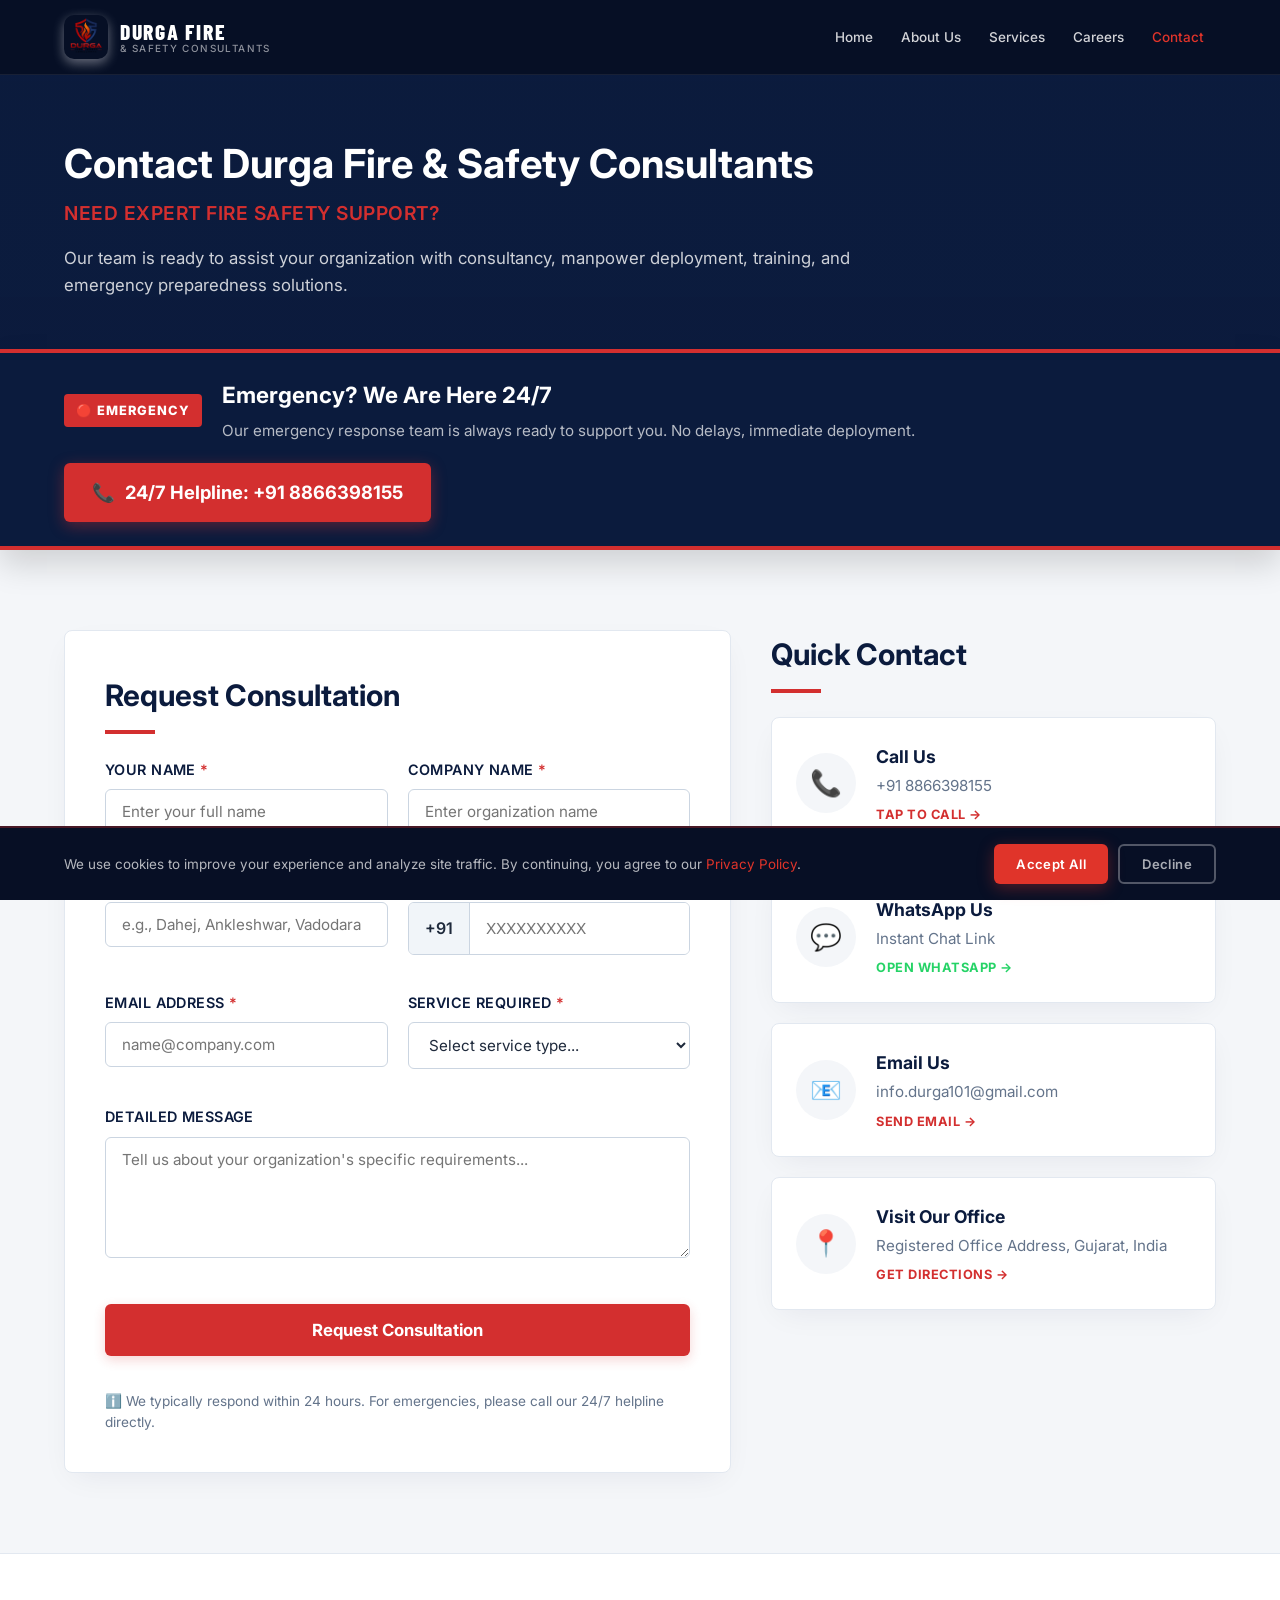
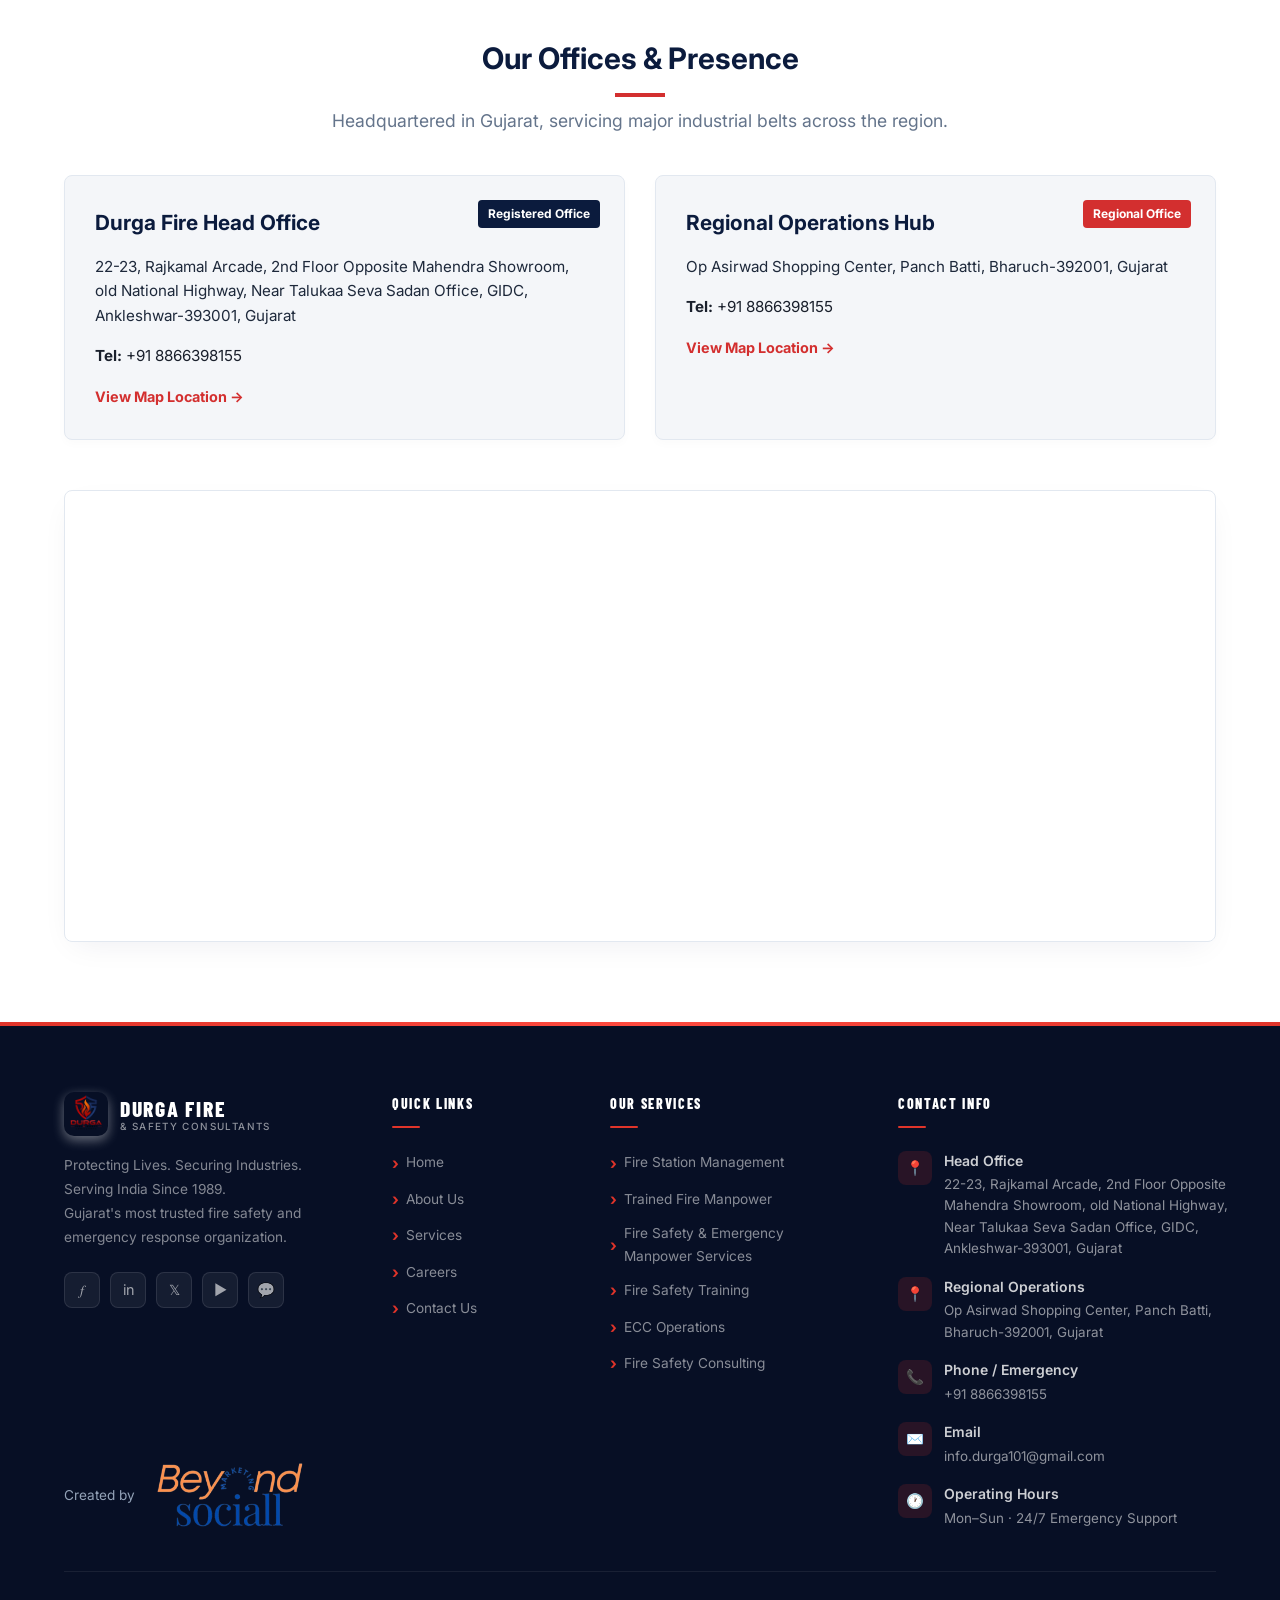
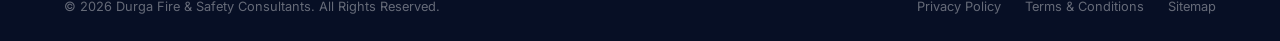
<file: contact.html>
<!DOCTYPE html>
<html lang="en">

<head>
    <meta charset="UTF-8">
    <meta name="viewport" content="width=device-width, initial-scale=1.0">
    <title>Contact Us | Durga Fire & Safety Consultants</title>
    <!-- Link to Google Fonts for professional corporate typography -->
    <link href="https://fonts.googleapis.com/css2?family=Inter:wght@400;500;600;700&display=swap" rel="stylesheet">
    <!-- Link to your global stylesheet containing header/footer/layout styles -->
    <link rel="stylesheet" href="styles.css">
    <link rel="icon" type="image/png" sizes="48x48" href="assets/logos/Fevicon.png">
</head>

<body>

    <!-- ════════════════════════════════════════════════════
     GLOBAL HEADER (Integrated from index.html)
  ════════════════════════════════════════════════════ -->
    <header id="header" role="banner">
        <div class="header-inner">

            <!-- Logo -->
            <a href="index.html" class="logo" aria-label="Durga Fire Home">
                <div class="logo-icon" aria-hidden="true">
                    <img src="./assets/logos/logo.webp" alt="Durga Fire Logo">
                </div>
                <div class="logo-text">
                    <span class="logo-name">Durga Fire</span>
                    <span class="logo-sub">& Safety Consultants</span>
                </div>
            </a>


            <!-- ════════════════════════════════════════════════════
     MOBILE NAV
════════════════════════════════════════════════════ -->
            <nav class="mobile-nav" id="mobileNav" aria-label="Mobile navigation">
                <button class="mobile-nav-close" id="mobileNavClose" aria-label="Close menu">✕</button>
                <a href="index.html">Home</a>
                <a href="about.html">About Us</a>
                <a href="services.html">Services</a>
                <a href="careers.html">Careers</a>
                <!-- <a href="industries.html">Industries</a>
    <a href="locations.html">Locations</a> -->
                <a href="contact.html">Contact</a>
                </a>
            </nav>



            <!-- Desktop Nav -->
            <nav class="nav-menu" aria-label="Main navigation">
                <a href="index.html">Home</a>
                <a href="about.html">About Us</a>
                <a href="services.html">Services</a>
                <a href="careers.html">Careers</a>

                <!-- Services Dropdown 
                <div class="nav-item" id="servicesDropdown">
                    <button class="dropdown-trigger" aria-haspopup="true" aria-expanded="false" id="servicesBtn">
                        Services <span class="chevron" aria-hidden="true">▾</span>
                    </button>
                    <div class="dropdown-menu" role="menu" aria-label="Services submenu">
                        <a href="services.html#fire-station" role="menuitem"><span class="dm-icon">🚒</span> Fire
                            Station Management</a>
                        <a href="services.html#manpower" role="menuitem"><span class="dm-icon">👷</span> Trained Fire
                            Manpower</a>
                        <a href="services.html#medical" role="menuitem"><span class="dm-icon">🏥</span> Industrial
                            Medical Services</a>
                        <a href="services.html#training" role="menuitem"><span class="dm-icon">🎓</span> Fire Safety
                            Training</a>
                        <a href="services.html#ecc" role="menuitem"><span class="dm-icon">🛡️</span> ECC Operations</a>
                        <a href="services.html#consulting" role="menuitem"><span class="dm-icon">📋</span> Fire Safety
                            Consulting</a>
                    </div>
                </div>

                <a href="industries.html">Industries</a>
                <a href="locations.html">Locations</a> -->
                <a href="contact.html" class="active">Contact</a>
            </nav>

        </div>
    </header>

    <!-- Hamburger -->
    <button class="hamburger" id="hamburger" aria-label="Open menu" aria-expanded="false">
        <span></span><span></span><span></span>
    </button>

    <main id="main-content">

        <!-- ════════════════════════════════════════════════════
       1. PAGE HERO (Sub-page treatment matching PRD)
    ════════════════════════════════════════════════════ -->
        <section class="page-hero">
            <div class="container">

                <h1 class="hero-title">Contact Durga Fire & Safety Consultants</h1>
                <p class="hero-subtitle">Need expert fire safety support?</p>
                <p class="hero-supporting">Our team is ready to assist your organization with consultancy, manpower
                    deployment, training, and emergency preparedness solutions.</p>
            </div>
        </section>

        <!-- ════════════════════════════════════════════════════
       2. EMERGENCY CALLOUT STRIP (High accessibility placement)
    ════════════════════════════════════════════════════ -->
        <section class="emergency-strip">
            <div class="container emergency-container">
                <div class="emergency-content">
                    <div class="emergency-badge">🔴 EMERGENCY</div>
                    <div class="emergency-text">
                        <h2>Emergency? We Are Here 24/7</h2>
                        <p>Our emergency response team is always ready to support you. No delays, immediate deployment.
                        </p>
                    </div>
                </div>
                <a href="tel:+918866398155" class="emergency-cta-btn">
                    <span class="phone-icon">📞</span> 24/7 Helpline: +91 8866398155
                </a>
            </div>
        </section>

        <!-- ════════════════════════════════════════════════════
       3. MAIN CONTENT: TWO-COLUMN SPLIT LAYOUT
    ════════════════════════════════════════════════════ -->
        <section class="contact-layout-section">
            <div class="container contact-grid">

                <!-- Left Column: White Card Submission Form -->
                <div class="contact-card-wrapper form-column">
                    <h2 class="section-header">Request Consultation</h2>

                    <form action="#" method="POST" class="durga-contact-form">
                        <div class="form-row-2">
                            <div class="form-group">
                                <label for="name">Your Name <span class="required">*</span></label>
                                <input type="text" id="name" name="name" required placeholder="Enter your full name">
                            </div>
                            <div class="form-group">
                                <label for="company">Company Name <span class="required">*</span></label>
                                <input type="text" id="company" name="company" required
                                    placeholder="Enter organization name">
                            </div>
                        </div>

                        <div class="form-row-2">
                            <div class="form-group">
                                <label for="location">Your City / Location <span class="required">*</span></label>
                                <input type="text" id="location" name="location" required
                                    placeholder="e.g., Dahej, Ankleshwar, Vadodara">
                            </div>
                            <div class="form-group">
                                <label for="mobile">Mobile Number <span class="required">*</span></label>
                                <div class="prefix-input-container">
                                    <span class="input-prefix">+91</span>
                                    <input type="tel" id="mobile" name="mobile" required pattern="[0-9]{10}"
                                        placeholder="XXXXXXXXXX" title="Please enter a valid 10-digit mobile number">
                                </div>
                            </div>
                        </div>

                        <div class="form-row-2">
                            <div class="form-group">
                                <label for="email">Email Address <span class="required">*</span></label>
                                <input type="email" id="email" name="email" required placeholder="name@company.com">
                            </div>
                            <div class="form-group">
                                <label for="service">Service Required <span class="required">*</span></label>
                                <select id="service" name="service" required>
                                    <option value="" disabled selected>Select service type...</option>
                                    <option value="fire-station-mgmt">Fire Station Management</option>
                                    <option value="manpower-supply">Trained Fire Manpower Supply</option>
                                    <option value="medical-services">Industrial Medical Services</option>
                                    <option value="safety-training">Fire Safety Training</option>
                                    <option value="ecc-ops">ECC Operations</option>
                                    <option value="safety-consulting">Fire Safety Consulting</option>
                                    <option value="other">Other / General Support</option>
                                </select>
                            </div>
                        </div>

                        <div class="form-group">
                            <label for="message">Detailed Message</label>
                            <textarea id="message" name="message" rows="5"
                                placeholder="Tell us about your organization's specific requirements..."></textarea>
                        </div>

                        <button type="submit" class="btn-primary-red">Request Consultation</button>

                        <p class="form-micro-copy">
                            ℹ️ We typically respond within 24 hours. For emergencies, please call our 24/7 helpline
                            directly.
                        </p>
                    </form>
                </div>

                <!-- Right Column: Quick Contact Options (Interactive Icon Cards) -->
                <div class="quick-contact-column">
                    <h2 class="section-header">Quick Contact</h2>

                    <div class="contact-tiles-grid">
                        <!-- Call Us Tile -->
                        <a href="tel:+918866398155" class="contact-tile">
                            <div class="tile-icon-wrapper">📞</div>
                            <div class="tile-info">
                                <h3>Call Us</h3>
                                <p class="tile-detail">+91 8866398155</p>
                                <span class="tile-action">Tap to call &rarr;</span>
                            </div>
                        </a>

                        <!-- WhatsApp Us Tile -->
                        <a href="https://wa.me/918866398155?text=Hello%20Durga%20Fire%20Safety,%20I'd%20like%20to%20inquire%20about%20your%20services."
                            target="_blank" rel="noopener" class="contact-tile whatsapp-tile">
                            <div class="tile-icon-wrapper">💬</div>
                            <div class="tile-info">
                                <h3>WhatsApp Us</h3>
                                <p class="tile-detail">Instant Chat Link</p>
                                <span class="tile-action">Open WhatsApp &rarr;</span>
                            </div>
                        </a>

                        <!-- Email Us Tile -->
                        <a href="mailto:info.durga101@gmail.com" class="contact-tile">
                            <div class="tile-icon-wrapper">📧</div>
                            <div class="tile-info">
                                <h3>Email Us</h3>
                                <p class="tile-detail">info.durga101@gmail.com</p>
                                <span class="tile-action">Send email &rarr;</span>
                            </div>
                        </a>

                        <!-- Visit Office Tile -->
                        <a href="https://maps.google.com/?q=Durga+Fire+Safety+Consultants" target="_blank"
                            rel="noopener" class="contact-tile">
                            <div class="tile-icon-wrapper">📍</div>
                            <div class="tile-info">
                                <h3>Visit Our Office</h3>
                                <p class="tile-detail">Registered Office Address, Gujarat, India</p>
                                <span class="tile-action">Get directions &rarr;</span>
                            </div>
                        </a>
                    </div>
                </div>

            </div>
        </section>

        <!-- ════════════════════════════════════════════════════
       4. MAP & ADMINISTRATIVE LOCATIONS SECTION
    ════════════════════════════════════════════════════ -->
        <section class="offices-map-section">
            <div class="container">
                <h2 class="section-header text-center">Our Offices & Presence</h2>
                <p class="section-subtitle text-center">Headquartered in Gujarat, servicing major industrial belts
                    across the region.</p>

                <div class="offices-grid">
                    <!-- Administrative Office Card -->
                    <div class="office-card">
                        <div class="office-badge">Registered Office</div>
                        <h3>Durga Fire Head Office</h3>
                        <p class="office-address">
                            22-23, Rajkamal Arcade, 2nd Floor Opposite Mahendra Showroom, old National Highway,
                            Near Talukaa Seva Sadan Office, GIDC, Ankleshwar-393001, Gujarat
                        </p>
                        <p class="office-phone"><strong>Tel:</strong> +91 8866398155</p>
                        <a href="https://maps.google.com/?q=Gandhidham" target="_blank" rel="noopener"
                            class="text-link">View Map Location &rarr;</a>
                    </div>

                    <!-- Regional Office Card -->
                    <div class="office-card">
                        <div class="office-badge secondary">Regional Office</div>
                        <h3>Regional Operations Hub</h3>
                        <p class="office-address">
                            Op Asirwad Shopping Center, Panch Batti, Bharuch-392001, Gujarat
                        </p>
                        <p class="office-phone"><strong>Tel:</strong> +91 8866398155</p>
                        <a href="https://maps.google.com/?q=Ankleshwar" target="_blank" rel="noopener"
                            class="text-link">View Map Location &rarr;</a>
                    </div>
                </div>

                <!-- Styled Map Container -->
                <div class="map-embed-container">
                    <iframe
                        src="https://www.google.com/maps/embed?pb=!1m18!1m12!1m3!1d3705.517316315257!2d72.9859578!3d21.6047248!2m3!1f0!2f0!3f0!3m2!1i1024!2i768!4f13.1!3m3!1m2!1s0x3be023fb584f9f09%3A0xe19385c20f184b2a!2sRajkamal%20Arcade%20Complex!5e0!3m2!1sen!2sin!4v1700000000000!5m2!1sen!2sin"
                        width="100%" height="450" style="border:0;" allowfullscreen="" loading="lazy"
                        referrerpolicy="no-referrer-when-downgrade">
                    </iframe>
                </div>
            </div>
        </section>

    </main><!-- end #main-content -->

    <div id="global-footer"></div>
    <script src="script.js"></script>


    <script>
        document.addEventListener('DOMContentLoaded', () => {
            const form = document.querySelector('.durga-contact-form');

            // If the form isn't on this page, stop running the script
            if (!form) return;

            form.addEventListener('submit', async (e) => {
                e.preventDefault();
                const submitBtn = form.querySelector('button[type="submit"]');

                // 1. Basic validation (matching your new HTML inputs)
                const name = document.getElementById('name')?.value.trim();
                const company = document.getElementById('company')?.value.trim();
                const location = document.getElementById('location')?.value.trim();
                const mobile = document.getElementById('mobile')?.value.trim();
                const email = document.getElementById('email')?.value.trim();
                const service = document.getElementById('service')?.value.trim();

                if (!name || !company || !location || !mobile || !email || !service) {
                    showFormError('Please fill in all required fields.');
                    return;
                }

                // Email format validation
                if (!/^\S+@\S+\.\S+$/.test(email)) {
                    showFormError('Please enter a valid email address.');
                    return;
                }

                // Mobile number validation (10 digits)
                if (!/^\d{10}$/.test(mobile)) {
                    showFormError('Please enter a valid 10-digit mobile number.');
                    return;
                }

                // 2. Show loading state
                if (submitBtn) {
                    submitBtn.textContent = 'Sending…';
                    submitBtn.disabled = true;
                }

                // 3. Automatically grab all the data
                const formData = new FormData(form);

                try {
                    // 4. Send the data to Formspree (REPLACE THE URL BELOW)
                    const response = await fetch('https://formspree.io/f/meajaeaw', {
                        method: 'POST',
                        headers: {
                            'Accept': 'application/json'
                        },
                        body: formData
                    });

                    if (!response.ok) {
                        throw new Error('Network response was not ok');
                    }

                    // 5. Show success message by replacing the form content
                    form.innerHTML = `
        <div class="form-success" style="text-align: center; padding: 40px 20px;">
          <span class="success-icon" style="font-size: 48px; display: block; margin-bottom: 20px;">✅</span>
          <h3 style="color: #333; margin-bottom: 15px; font-size: 1.5rem;">Request Received!</h3>
          <p style="color: #555; line-height: 1.6; font-size: 1.1rem;">
            Thank you, <strong>${escapeHtml(name)}</strong>. Our team will review your requirements for <strong>${escapeHtml(company)}</strong> and contact you within 24 hours.
          </p>
          <p style="margin-top:25px; font-size:0.95rem; color:#8892A4; background: #f8f9fa; padding: 15px; border-radius: 8px;">
            For urgent matters, call our 24/7 helpline directly:<br>
            <a href="tel:+918866398155" style="color:#E0342A; font-weight:600; text-decoration: none; display: inline-block; margin-top: 8px;">+91 8866398155</a>
          </p>
        </div>
      `;

                } catch (error) {
                    // 6. Handle errors (e.g., internet connection drops)
                    showFormError('Oops! There was a problem submitting your request. Please try again.');

                    // Reset the button so they can try again
                    if (submitBtn) {
                        submitBtn.textContent = 'Request Consultation';
                        submitBtn.disabled = false;
                    }
                }
            });

            // Helper function: Display error messages at the top of the form
            function showFormError(msg) {
                const existing = form.querySelector('.form-error-msg');
                if (existing) existing.remove();

                const err = document.createElement('p');
                err.className = 'form-error-msg';
                err.style.cssText = 'color:#E0342A; font-size:0.9rem; margin-bottom:20px; font-weight:600; text-align:center; padding: 10px; background-color: #fee; border-radius: 4px;';
                err.textContent = msg;

                form.prepend(err);
                setTimeout(() => err.remove(), 4000);
            }

            // Helper function: Prevent HTML injection in the success message
            function escapeHtml(str) {
                return str.replace(/[&<>"']/g, m => ({
                    '&': '&amp;', '<': '&lt;', '>': '&gt;', '"': '&quot;', "'": '&#39;'
                }[m]));
            }
        });
    </script>

</body>

</html>
</file>
<file: styles.css>
/* ===================================================
   DURGA FIRE & SAFETY CONSULTANTS — DESIGN SYSTEM
   =================================================== */

@import url('https://fonts.googleapis.com/css2?family=Barlow+Condensed:wght@400;600;700;800;900&family=Inter:wght@300;400;500;600;700&display=swap');

/* ─── CSS Custom Properties ─────────────────────── */
:root {
  --navy: #0B1B3D;
  --navy-dark: #070F25;
  --navy-mid: #112254;
  --red: #E0342A;
  --red-dark: #B8271E;
  --red-light: #FF4A3F;
  --white: #FFFFFF;
  --off-white: #F5F6FA;
  --gray-100: #EEF0F5;
  --gray-200: #D9DCE8;
  --gray-400: #8892A4;
  --gray-600: #4A5568;
  --gray-800: #1A202C;

  --font-display: 'Barlow Condensed', sans-serif;
  --font-body: 'Inter', sans-serif;

  --shadow-sm: 0 2px 8px rgba(11, 27, 61, 0.10);
  --shadow-md: 0 8px 24px rgba(11, 27, 61, 0.14);
  --shadow-lg: 0 16px 48px rgba(11, 27, 61, 0.20);
  --shadow-xl: 0 24px 64px rgba(11, 27, 61, 0.28);

  --radius-sm: 6px;
  --radius-md: 12px;
  --radius-lg: 20px;
  --radius-xl: 32px;

  --transition: 0.3s cubic-bezier(0.4, 0, 0.2, 1);
  --transition-fast: 0.18s ease;
}

/* ─── Reset & Base ───────────────────────────────── */
*,
*::before,
*::after {
  box-sizing: border-box;
  margin: 0;
  padding: 0;
}

html {
  scroll-behavior: smooth;
  font-size: 16px;
}

body {
  font-family: var(--font-body);
  color: var(--gray-800);
  background: var(--white);
  line-height: 1.65;
  overflow-x: hidden;
}

img {
  max-width: 100%;
  display: block;
}

a {
  text-decoration: none;
  color: inherit;
}

ul {
  list-style: none;
}

button {
  cursor: pointer;
  border: none;
  background: none;
  font-family: inherit;
}

/* ─── Utility Classes ────────────────────────────── */
.container {
  width: 90%;
  max-width: 1200px;
  margin: 0 auto;
}

.section-pad {
  padding: 90px 0;
}

.section-pad-sm {
  padding: 60px 0;
}

.section-tag {
  display: inline-block;
  font-family: var(--font-body);
  font-size: 0.75rem;
  font-weight: 700;
  letter-spacing: 0.14em;
  text-transform: uppercase;
  color: var(--red);
  background: rgba(224, 52, 42, 0.10);
  border-radius: 100px;
  padding: 5px 16px;
  margin-bottom: 14px;
}

.section-heading {
  font-family: var(--font-display);
  font-size: clamp(2rem, 4vw, 2.8rem);
  font-weight: 800;
  line-height: 1.1;
  color: var(--navy);
  text-transform: uppercase;
  letter-spacing: 0.02em;
}

.section-heading.light {
  color: var(--white);
}

.section-heading::after {
  content: '';
  display: block;
  width: 52px;
  height: 4px;
  background: var(--red);
  border-radius: 2px;
  margin-top: 14px;
}

.section-heading.centered {
  text-align: center;
}

.section-heading.centered::after {
  margin-left: auto;
  margin-right: auto;
}

.section-sub {
  font-size: 1rem;
  color: var(--gray-600);
  margin-top: 12px;
  max-width: 620px;
}

.section-sub.light {
  color: rgba(255, 255, 255, 0.75);
}

.section-sub.centered {
  text-align: center;
  margin-left: auto;
  margin-right: auto;
}

/* ─── Buttons ─────────────────────────────────────── */
.btn {
  display: inline-flex;
  align-items: center;
  gap: 9px;
  font-family: var(--font-body);
  font-size: 0.9rem;
  font-weight: 600;
  letter-spacing: 0.03em;
  border-radius: var(--radius-sm);
  padding: 14px 28px;
  transition: all var(--transition);
  white-space: nowrap;
}

.btn-primary {
  background: var(--red);
  color: var(--white);
  box-shadow: 0 4px 16px rgba(224, 52, 42, 0.35);
}

.btn-primary:hover {
  background: var(--red-dark);
  transform: translateY(-2px);
  box-shadow: 0 8px 24px rgba(224, 52, 42, 0.45);
}

.btn-outline-white {
  border: 2px solid rgba(255, 255, 255, 0.70);
  color: var(--white);
  background: transparent;
}

.btn-outline-white:hover {
  background: rgba(255, 255, 255, 0.12);
  border-color: var(--white);
  transform: translateY(-2px);
}

.btn-outline-navy {
  border: 2px solid var(--navy);
  color: var(--navy);
  background: transparent;
}

.btn-outline-navy:hover {
  background: var(--navy);
  color: var(--white);
  transform: translateY(-2px);
}

.btn-white {
  background: var(--white);
  color: var(--red);
  font-weight: 700;
  box-shadow: 0 4px 16px rgba(0, 0, 0, 0.20);
}

.btn-white:hover {
  background: var(--off-white);
  transform: translateY(-2px);
  box-shadow: 0 8px 24px rgba(0, 0, 0, 0.25);
}

/* ─── HEADER ─────────────────────────────────────── */
#header {
  position: fixed;
  top: 0;
  left: 0;
  right: 0;
  z-index: 1000;
  background: rgba(7, 15, 37, 0.96);
  backdrop-filter: blur(14px);
  border-bottom: 1px solid rgba(255, 255, 255, 0.07);
  transition: all var(--transition);
}

#header.scrolled {
  background: var(--navy-dark);
  box-shadow: 0 4px 24px rgba(0, 0, 0, 0.35);
}

.header-inner {
  display: flex;
  align-items: center;
  justify-content: space-between;
  padding: 0 5%;
  height: 74px;
  max-width: 1400px;
  margin: 0 auto;
}

/* Logo */
.logo {
  display: flex;
  align-items: center;
  gap: 12px;
  text-decoration: none;
}

.logo-icon img {
  width: 100%;
  height: 100%;
  object-fit: contain;
  display: block;
}

.logo-icon {
  width: 44px;
  height: 44px;
  background: linear-gradient(145deg, var(--white)0%);
  border-radius: 10px;
  display: flex;
  align-items: center;
  justify-content: center;
  font-size: 1.4rem;
  flex-shrink: 0;
  box-shadow: 0 4px 12px rgba(255, 255, 255, 0.4);
}

.logo-text {
  display: flex;
  flex-direction: column;
  line-height: 1.1;
}

.logo-name {
  font-family: var(--font-display);
  font-size: 1.35rem;
  font-weight: 800;
  letter-spacing: 0.08em;
  color: var(--white);
  text-transform: uppercase;
}

.logo-sub {
  font-size: 0.62rem;
  font-weight: 500;
  letter-spacing: 0.14em;
  color: rgba(255, 255, 255, 0.55);
  text-transform: uppercase;
}

/* Nav */
.nav-menu {
  display: flex;
  align-items: center;
  gap: 4px;
}

.nav-menu a,
.nav-menu .dropdown-trigger {
  font-size: 0.845rem;
  font-weight: 500;
  color: rgba(255, 255, 255, 0.82);
  padding: 8px 12px;
  border-radius: var(--radius-sm);
  transition: all var(--transition-fast);
  cursor: pointer;
  white-space: nowrap;
  display: flex;
  align-items: center;
  gap: 4px;
}

.nav-menu a:hover,
.nav-menu .dropdown-trigger:hover {
  color: var(--white);
  background: rgba(255, 255, 255, 0.08);
}

.nav-menu a.active {
  color: var(--red);
}

/* Dropdown */
.nav-item {
  position: relative;
}

.dropdown-trigger .chevron {
  font-size: 0.65rem;
  transition: transform var(--transition-fast);
}

.nav-item.open .chevron {
  transform: rotate(180deg);
}

.dropdown-menu {
  position: absolute;
  top: calc(100% + 10px);
  left: 50%;
  transform: translateX(-50%) translateY(-8px);
  background: var(--white);
  border-radius: var(--radius-md);
  box-shadow: var(--shadow-xl);
  min-width: 240px;
  opacity: 0;
  visibility: hidden;
  transition: all var(--transition);
  padding: 8px;
  z-index: 100;
}

.nav-item.open .dropdown-menu {
  opacity: 1;
  visibility: visible;
  transform: translateX(-50%) translateY(0);
}

.dropdown-menu a {
  display: flex;
  align-items: center;
  gap: 10px;
  padding: 10px 14px;
  border-radius: var(--radius-sm);
  font-size: 0.845rem;
  color: var(--gray-800) !important;
  font-weight: 500;
  transition: all var(--transition-fast);
}

.dropdown-menu a:hover {
  background: var(--off-white);
  color: var(--red) !important;
}

.dropdown-menu a .dm-icon {
  font-size: 1rem;
}

.header-cta .btn {
  padding: 10px 20px;
  font-size: 0.82rem;
}

/* Hamburger */
.hamburger {
  display: none;
  flex-direction: column;
  gap: 5px;
  padding: 8px;
  cursor: pointer;
}

.hamburger span {
  display: block;
  width: 24px;
  height: 2px;
  background: var(--white);
  border-radius: 2px;
  transition: all var(--transition-fast);
}

/* ─── HERO ───────────────────────────────────────── */
#hero {
  position: relative;
  min-height: 100vh;
  display: flex;
  align-items: center;
  overflow: hidden;
  background: var(--navy-dark);
}

.hero-bg {
  position: absolute;
  inset: 0;
  background-image: url('./assets/images/bg.png');
  background-size: cover;
  background-position: center 30%;
  filter: brightness(0.45) saturate(0.9);
  transform: scale(1.04);
  animation: heroZoom 18s ease-in-out infinite alternate;
}

@keyframes heroZoom {
  from {
    transform: scale(1.04);
  }

  to {
    transform: scale(1.10);
  }
}

.hero-overlay {
  position: absolute;
  inset: 0;
  background: linear-gradient(105deg,
      rgba(7, 15, 37, 0.95) 0%,
      rgba(11, 27, 61, 0.80) 45%,
      rgba(11, 27, 61, 0.35) 100%);
}

.hero-content {
  position: relative;
  z-index: 2;
  padding: 140px 5% 100px;
  max-width: 1400px;
  margin: 0 auto;
  width: 100%;
}

.hero-badge {
  display: inline-flex;
  align-items: center;
  gap: 8px;
  background: rgba(224, 52, 42, 0.18);
  border: 1px solid rgba(224, 52, 42, 0.35);
  border-radius: 100px;
  padding: 6px 16px 6px 10px;
  font-size: 0.78rem;
  font-weight: 600;
  letter-spacing: 0.10em;
  color: rgba(255, 255, 255, 0.90);
  text-transform: uppercase;
  margin-bottom: 28px;
  animation: fadeInUp 0.7s ease both;
}

.hero-badge .badge-dot {
  width: 8px;
  height: 8px;
  background: var(--red);
  border-radius: 50%;
  animation: pulse 1.8s infinite;
}

@keyframes pulse {

  0%,
  100% {
    opacity: 1;
    transform: scale(1);
  }

  50% {
    opacity: 0.6;
    transform: scale(1.4);
  }
}

.hero-headline {
  font-family: var(--font-display);
  font-size: clamp(3rem, 6.5vw, 6rem);
  font-weight: 900;
  line-height: 1.00;
  color: var(--white);
  text-transform: uppercase;
  letter-spacing: 0.02em;
  max-width: 760px;
  margin-bottom: 8px;
  animation: fadeInUp 0.8s 0.15s ease both;
}

.hero-headline .highlight {
  color: var(--red);
  display: inline-block;
  position: relative;
}

.hero-subline {
  font-family: var(--font-display);
  font-size: clamp(2rem, 4vw, 3.6rem);
  font-weight: 700;
  line-height: 1.05;
  color: var(--white);
  text-transform: uppercase;
  letter-spacing: 0.02em;
  max-width: 760px;
  margin-bottom: 24px;
  animation: fadeInUp 0.8s 0.2s ease both;
}

.hero-body {
  font-size: 1.05rem;
  color: rgba(255, 255, 255, 0.78);
  max-width: 560px;
  line-height: 1.75;
  margin-bottom: 42px;
  animation: fadeInUp 0.8s 0.32s ease both;
}

.hero-btns {
  display: flex;
  flex-wrap: wrap;
  gap: 14px;
  animation: fadeInUp 0.8s 0.44s ease both;
}

.hero-scroll {
  position: absolute;
  bottom: 36px;
  left: 50%;
  transform: translateX(-50%);
  display: flex;
  flex-direction: column;
  align-items: center;
  gap: 8px;
  z-index: 2;
  animation: fadeIn 1s 1.2s ease both;
}

.hero-scroll span {
  font-size: 0.7rem;
  letter-spacing: 0.12em;
  color: rgba(255, 255, 255, 0.45);
  text-transform: uppercase;
}

.scroll-arrow {
  width: 28px;
  height: 28px;
  border: 1.5px solid rgba(255, 255, 255, 0.25);
  border-radius: 50%;
  display: flex;
  align-items: center;
  justify-content: center;
  font-size: 0.7rem;
  color: rgba(255, 255, 255, 0.45);
  animation: bounce 2s ease infinite;
}

@keyframes bounce {

  0%,
  100% {
    transform: translateY(0);
  }

  50% {
    transform: translateY(6px);
  }
}

/* ─── TRUST BAR ──────────────────────────────────── */
#trust-bar {
  background: var(--navy);
  position: relative;
  z-index: 10;
}

.trust-bar-inner {
  display: grid;
  grid-template-columns: repeat(5, 1fr);
  border-top: 3px solid var(--red);
}

.trust-item {
  display: flex;
  flex-direction: column;
  align-items: center;
  justify-content: center;
  text-align: center;
  padding: 32px 20px;
  border-right: 1px solid rgba(255, 255, 255, 0.08);
  transition: background var(--transition);
  position: relative;
  overflow: hidden;
}

.trust-item:last-child {
  border-right: none;
}

.trust-item::before {
  content: '';
  position: absolute;
  bottom: 0;
  left: 0;
  right: 0;
  height: 3px;
  background: var(--red);
  transform: scaleX(0);
  transition: transform var(--transition);
}

.trust-item:hover::before {
  transform: scaleX(1);
}

.trust-item:hover {
  background: rgba(255, 255, 255, 0.03);
}

.trust-icon {
  font-size: 2rem;
  margin-bottom: 10px;
  line-height: 1;
}

.trust-value {
  font-family: var(--font-display);
  font-size: 2.2rem;
  font-weight: 900;
  color: var(--white);
  line-height: 1;
  letter-spacing: 0.01em;
}

.trust-value span {
  color: var(--red);
}

.trust-label {
  font-size: 0.75rem;
  font-weight: 500;
  letter-spacing: 0.08em;
  color: rgba(255, 255, 255, 0.55);
  text-transform: uppercase;
  margin-top: 5px;
}

/* ─── BRAND STATEMENT ────────────────────────────── */
#brand-statement {
  background: var(--off-white);
  padding: 90px 0;
}

.brand-statement-inner {
  display: grid;
  grid-template-columns: 1fr 1fr;
  gap: 80px;
  align-items: center;
}

.brand-statement-text .section-heading {
  margin-bottom: 24px;
}

.brand-statement-text p {
  color: var(--gray-600);
  font-size: 1rem;
  line-height: 1.80;
  margin-bottom: 16px;
}

.brand-statement-text p strong {
  color: var(--navy);
  font-weight: 600;
}

.brand-visual {
  position: relative;
  border-radius: var(--radius-lg);
  overflow: hidden;
  box-shadow: var(--shadow-xl);
}

.brand-visual-img {
  width: 100%;
  height: 360px;
  object-fit: cover;
  display: block;
}

.brand-visual-badge {
  position: absolute;
  bottom: 24px;
  left: 24px;
  background: var(--red);
  border-radius: var(--radius-md);
  padding: 16px 22px;
  color: var(--white);
  box-shadow: 0 8px 24px rgba(224, 52, 42, 0.45);
}

.brand-visual-badge .badge-num {
  font-family: var(--font-display);
  font-size: 2rem;
  font-weight: 900;
  line-height: 1;
}

.brand-visual-badge .badge-txt {
  font-size: 0.78rem;
  font-weight: 500;
  opacity: 0.9;
}

/* ─── WHY CHOOSE US ──────────────────────────────── */
#why-choose {
  background: var(--white);
  padding: 90px 0;
}

.why-choose-header {
  text-align: center;
  margin-bottom: 56px;
}

.why-choose-grid {
  display: grid;
  grid-template-columns: repeat(3, 1fr);
  gap: 28px;
}

.why-card {
  background: var(--white);
  border: 1px solid var(--gray-100);
  border-radius: var(--radius-md);
  padding: 36px 30px;
  box-shadow: var(--shadow-sm);
  transition: all var(--transition);
  position: relative;
  overflow: hidden;
}

.why-card::before {
  content: '';
  position: absolute;
  top: 0;
  left: 0;
  right: 0;
  height: 4px;
  background: linear-gradient(90deg, var(--red), var(--red-light));
  transform: scaleX(0);
  transform-origin: left;
  transition: transform var(--transition);
}

.why-card:hover {
  transform: translateY(-6px);
  box-shadow: var(--shadow-lg);
  border-color: transparent;
}

.why-card:hover::before {
  transform: scaleX(1);
}

.why-card-icon {
  width: 60px;
  height: 60px;
  background: linear-gradient(135deg, rgba(224, 52, 42, 0.10), rgba(224, 52, 42, 0.05));
  border-radius: var(--radius-md);
  display: flex;
  align-items: center;
  justify-content: center;
  font-size: 1.7rem;
  margin-bottom: 20px;
  border: 1px solid rgba(224, 52, 42, 0.15);
}

.why-card h3 {
  font-family: var(--font-display);
  font-size: 1.2rem;
  font-weight: 800;
  color: var(--navy);
  text-transform: uppercase;
  letter-spacing: 0.03em;
  margin-bottom: 12px;
}

.why-card p {
  font-size: 0.9rem;
  color: var(--gray-600);
  line-height: 1.70;
}

/* ─── CORE SERVICES ──────────────────────────────── */
#services {
  background: var(--off-white);
  padding: 90px 0;
}

.services-header {
  text-align: center;
  margin-bottom: 56px;
}

.services-grid {
  display: grid;
  grid-template-columns: repeat(3, 1fr);
  gap: 24px;
}

.service-card {
  background: var(--white);
  border-radius: var(--radius-md);
  padding: 36px 30px;
  box-shadow: var(--shadow-sm);
  border: 1px solid var(--gray-100);
  transition: all var(--transition);
  display: flex;
  flex-direction: column;
  position: relative;
  overflow: hidden;
}

.service-card::after {
  content: '';
  position: absolute;
  bottom: 0;
  left: 0;
  width: 4px;
  height: 0;
  background: var(--red);
  border-radius: 0 var(--radius-sm) var(--radius-sm) 0;
  transition: height var(--transition);
}

.service-card:hover {
  transform: translateY(-5px);
  box-shadow: var(--shadow-lg);
}

.service-card:hover::after {
  height: 100%;
}

.service-icon {
  font-size: 2rem;
  margin-bottom: 18px;
  line-height: 1;
}

.service-card h3 {
  font-family: var(--font-display);
  font-size: 1.1rem;
  font-weight: 800;
  color: var(--navy);
  text-transform: uppercase;
  letter-spacing: 0.03em;
  margin-bottom: 12px;
  line-height: 1.25;
}

.service-card p {
  font-size: 0.875rem;
  color: var(--gray-600);
  line-height: 1.70;
  flex: 1;
}

.service-card .learn-more {
  display: inline-flex;
  align-items: center;
  gap: 6px;
  color: var(--red);
  font-size: 0.845rem;
  font-weight: 600;
  margin-top: 20px;
  transition: gap var(--transition-fast);
}

.service-card:hover .learn-more {
  gap: 10px;
}

.services-cta {
  text-align: center;
  margin-top: 48px;
}

.services-cta a {
  display: inline-flex;
  align-items: center;
  gap: 8px;
  color: var(--red);
  font-weight: 700;
  font-size: 1rem;
  border-bottom: 2px solid transparent;
  padding-bottom: 2px;
  transition: all var(--transition-fast);
}

.services-cta a:hover {
  border-color: var(--red);
  gap: 14px;
}

/* ─── NUMBERS SECTION ────────────────────────────── */
#numbers {
  background: linear-gradient(135deg, var(--navy-dark) 0%, var(--navy) 60%, var(--navy-mid) 100%);
  padding: 90px 0;
  position: relative;
  overflow: hidden;
}

#numbers::before {
  content: '';
  position: absolute;
  width: 600px;
  height: 600px;
  border-radius: 50%;
  border: 100px solid rgba(224, 52, 42, 0.05);
  top: -200px;
  right: -100px;
  pointer-events: none;
}

#numbers::after {
  content: '';
  position: absolute;
  width: 400px;
  height: 400px;
  border-radius: 50%;
  border: 80px solid rgba(255, 255, 255, 0.03);
  bottom: -100px;
  left: -80px;
  pointer-events: none;
}

.numbers-header {
  text-align: center;
  margin-bottom: 60px;
  position: relative;
  z-index: 1;
}

.numbers-grid {
  display: grid;
  grid-template-columns: repeat(3, 1fr);
  gap: 2px;
  background: rgba(255, 255, 255, 0.06);
  border-radius: var(--radius-lg);
  overflow: hidden;
  position: relative;
  z-index: 1;
}

.number-item {
  text-align: center;
  padding: 48px 28px;
  background: rgba(255, 255, 255, 0.02);
  transition: background var(--transition);
  position: relative;
}

.number-item:hover {
  background: rgba(255, 255, 255, 0.05);
}

.number-item::after {
  content: '';
  position: absolute;
  bottom: 0;
  left: 20%;
  right: 20%;
  height: 1px;
  background: rgba(255, 255, 255, 0.07);
}

.number-val {
  font-family: var(--font-display);
  font-size: clamp(2.8rem, 5vw, 4rem);
  font-weight: 900;
  color: var(--white);
  line-height: 1;
  letter-spacing: -0.01em;
}

.number-val .accent {
  color: var(--red);
}

.number-label {
  font-size: 0.82rem;
  font-weight: 500;
  color: rgba(255, 255, 255, 0.55);
  margin-top: 10px;
  letter-spacing: 0.06em;
  text-transform: uppercase;
  line-height: 1.45;
}

/* ─── INDUSTRIES SECTION (STRICTLY SCOPED TO #industries) ─── */
#industries {
  background: var(--navy, #0B1B3D);
  padding: 80px 0;
  position: relative;
}

#industries .industries-header {
  text-align: center;
  margin-bottom: 50px;
}

/* Supports both class name variants safely */
#industries .industry-grid,
#industries .industries-grid {
  display: grid;
  grid-template-columns: repeat(5, 1fr);
  gap: 20px;
}

#industries .industry-item {
  display: flex;
  flex-direction: column;
  align-items: center;
  text-align: center;
  gap: 14px;
  padding: 30px 16px;
  border: 1px solid rgba(255, 255, 255, 0.08);
  border-radius: var(--radius-md, 12px);
  transition: all var(--transition, 0.3s ease);
  cursor: default;
  position: relative;
  overflow: hidden;
}

#industries .industry-item::before {
  content: '';
  position: absolute;
  inset: 0;
  background: linear-gradient(135deg, rgba(224, 52, 42, 0.10), transparent);
  opacity: 0;
  transition: opacity var(--transition, 0.3s ease);
}

#industries .industry-item:hover {
  border-color: rgba(224, 52, 42, 0.45);
  transform: translateY(-4px);
  box-shadow: 0 12px 32px rgba(0, 0, 0, 0.30);
}

#industries .industry-item:hover::before {
  opacity: 1;
}

/* ─── CIRCULAR ICON CONTAINER & PHOTO MASKING ─── */
#industries .industry-icon {
  width: 58px;
  height: 58px;
  background: rgba(255, 255, 255, 0.07);
  border-radius: 50%;
  display: flex;
  align-items: center;
  justify-content: center;
  font-size: 1.6rem;
  border: 1px solid rgba(255, 255, 255, 0.10);
  transition: all var(--transition, 0.3s ease);
  position: relative;
  z-index: 1;
  overflow: hidden;
  /* 👈 CRITICAL: Crops square JPEG photos directly into a clean circle */
  flex-shrink: 0;
}

/* Formats JPEG/PNG images inside the circular icon badge */
#industries .industry-icon img {
  width: 100%;
  height: 100%;
  object-fit: cover;
  /* 👈 Fills 58px circle completely without gaps */
  border-radius: 50%;
  display: block;
}

#industries .industry-item:hover .industry-icon {
  background: rgba(224, 52, 42, 0.20);
  border-color: rgba(224, 52, 42, 0.40);
}

#industries .industry-name {
  font-size: 0.80rem;
  font-weight: 600;
  color: rgba(255, 255, 255, 0.75);
  letter-spacing: 0.06em;
  text-transform: uppercase;
  line-height: 1.35;
  position: relative;
  z-index: 1;
}

#industries .industry-item:hover .industry-name {
  color: var(--white, #FFFFFF);
}

/* ─── RESPONSIVE BREAKPOINTS (SCOPED) ───────────── */
@media (max-width: 1024px) {

  #industries .industry-grid,
  #industries .industries-grid {
    grid-template-columns: repeat(3, 1fr);
  }
}

@media (max-width: 640px) {

  #industries .industry-grid,
  #industries .industries-grid {
    grid-template-columns: repeat(2, 1fr);
    gap: 14px;
  }

  #industries .industry-item {
    padding: 20px 12px;
  }
}


/* ─── FEATURED PROJECTS ──────────────────────────── */
#projects {
  background: var(--white);
  padding: 90px 0;
}

.projects-header {
  text-align: center;
  margin-bottom: 56px;
}

.projects-grid {
  display: grid;
  grid-template-columns: repeat(3, 1fr);
  gap: 28px;
}

.project-card {
  border-radius: var(--radius-md);
  overflow: hidden;
  box-shadow: var(--shadow-md);
  border: 1px solid var(--gray-100);
  transition: all var(--transition);
  background: var(--white);
}

.project-card:hover {
  transform: translateY(-6px);
  box-shadow: var(--shadow-xl);
}

.project-card-img {
  width: 100%;
  height: 200px;
  object-fit: cover;
  background: linear-gradient(135deg, var(--navy) 0%, var(--navy-mid) 100%);
  display: flex;
  align-items: center;
  justify-content: center;
  font-size: 4rem;
  color: rgba(255, 255, 255, 0.30);
  position: relative;
}

.project-img-overlay {
  position: absolute;
  inset: 0;
  background: linear-gradient(to top, rgba(7, 15, 37, 0.75) 0%, transparent 60%);
}

.project-img-tag {
  position: absolute;
  top: 16px;
  left: 16px;
  background: var(--red);
  color: var(--white);
  font-size: 0.7rem;
  font-weight: 700;
  letter-spacing: 0.10em;
  text-transform: uppercase;
  border-radius: 100px;
  padding: 4px 12px;
}

.project-card-body {
  padding: 26px;
}

.project-card-icon {
  font-size: 1.5rem;
  margin-bottom: 12px;
}

.project-card h3 {
  font-family: var(--font-display);
  font-size: 1.1rem;
  font-weight: 800;
  color: var(--navy);
  text-transform: uppercase;
  letter-spacing: 0.02em;
  margin-bottom: 10px;
  line-height: 1.2;
}

.project-card p {
  font-size: 0.875rem;
  color: var(--gray-600);
  line-height: 1.65;
}

.project-card-footer {
  padding: 0 26px 26px;
  display: flex;
  align-items: center;
  gap: 8px;
  font-size: 0.78rem;
  color: var(--gray-400);
  font-weight: 500;
}

/* Coming soon card */
.project-coming-soon {
  background: var(--off-white);
  border: 2px dashed var(--gray-200);
  border-radius: var(--radius-md);
  display: flex;
  flex-direction: column;
  align-items: center;
  justify-content: center;
  text-align: center;
  min-height: 300px;
  padding: 40px;
  gap: 14px;
}

.project-coming-soon .cs-icon {
  font-size: 2.5rem;
  opacity: 0.3;
}

.project-coming-soon p {
  font-size: 0.875rem;
  color: var(--gray-400);
  line-height: 1.6;
}

.project-coming-soon h4 {
  font-family: var(--font-display);
  font-size: 1.05rem;
  font-weight: 700;
  color: var(--gray-400);
  text-transform: uppercase;
  letter-spacing: 0.05em;
}

/* ─── LOCATIONS ──────────────────────────────────── */
#locations {
  background: var(--off-white);
  padding: 80px 0;
}

.locations-header {
  text-align: center;
  margin-bottom: 44px;
}

.locations-pills {
  display: flex;
  flex-wrap: wrap;
  gap: 12px;
  justify-content: center;
}

.location-pill {
  display: inline-flex;
  align-items: center;
  gap: 7px;
  background: var(--white);
  border: 1.5px solid var(--gray-200);
  border-radius: 100px;
  padding: 10px 20px;
  font-size: 0.875rem;
  font-weight: 600;
  color: var(--navy);
  box-shadow: var(--shadow-sm);
  transition: all var(--transition);
  cursor: default;
}

.location-pill:hover {
  border-color: var(--red);
  color: var(--red);
  transform: translateY(-2px);
  box-shadow: 0 6px 16px rgba(224, 52, 42, 0.15);
}

.location-pill .pin {
  font-size: 0.95rem;
}

/* ─── SPLIT CTA BANNER ───────────────────────────── */
#cta-banner {
  display: grid;
  grid-template-columns: 1fr 1fr;
  min-height: 380px;
}

.cta-left {
  position: relative;
  background: var(--navy);
  overflow: hidden;
  padding: 70px 64px;
  display: flex;
  flex-direction: column;
  justify-content: center;
}

.cta-left-bg {
  position: absolute;
  inset: 0;
  background-image: url('brand_visual.png');
  background-size: cover;
  background-position: center;
  opacity: 0.22;
}

.cta-left-overlay {
  position: absolute;
  inset: 0;
  background: linear-gradient(105deg, rgba(7, 15, 37, 0.92) 0%, rgba(11, 27, 61, 0.75) 100%);
}

.cta-left-content {
  position: relative;
  z-index: 2;
}

.cta-left h2 {
  font-family: var(--font-display);
  font-size: clamp(1.8rem, 3vw, 2.6rem);
  font-weight: 800;
  color: var(--white);
  text-transform: uppercase;
  line-height: 1.1;
  margin-bottom: 16px;
  letter-spacing: 0.02em;
}

.cta-left p {
  font-size: 0.95rem;
  color: rgba(255, 255, 255, 0.72);
  line-height: 1.75;
  margin-bottom: 32px;
  max-width: 420px;
}

.cta-right {
  background: var(--red);
  padding: 70px 64px;
  display: flex;
  flex-direction: column;
  justify-content: center;
  position: relative;
  overflow: hidden;
}

.cta-right::before {
  content: '';
  position: absolute;
  width: 350px;
  height: 350px;
  border-radius: 50%;
  border: 60px solid rgba(255, 255, 255, 0.07);
  bottom: -120px;
  right: -80px;
}

.cta-right::after {
  content: '';
  position: absolute;
  width: 200px;
  height: 200px;
  border-radius: 50%;
  border: 40px solid rgba(255, 255, 255, 0.07);
  top: -60px;
  left: -40px;
}

.cta-right-content {
  position: relative;
  z-index: 1;
}

.cta-right .emergency-icon {
  font-size: 2.5rem;
  margin-bottom: 14px;
  display: block;
}

.cta-right h2 {
  font-family: var(--font-display);
  font-size: clamp(1.8rem, 3vw, 2.4rem);
  font-weight: 900;
  color: var(--white);
  text-transform: uppercase;
  line-height: 1.1;
  margin-bottom: 14px;
  letter-spacing: 0.02em;
}

.cta-right p {
  font-size: 0.95rem;
  color: rgba(255, 255, 255, 0.85);
  line-height: 1.70;
  margin-bottom: 32px;
}

.cta-phone {
  display: inline-flex;
  align-items: center;
  gap: 10px;
  background: rgba(255, 255, 255, 0.15);
  border: 1.5px solid rgba(255, 255, 255, 0.30);
  border-radius: var(--radius-sm);
  padding: 12px 22px;
  color: var(--white);
  font-size: 1.1rem;
  font-weight: 700;
  letter-spacing: 0.04em;
  transition: all var(--transition);
  width: fit-content;
}

.cta-phone:hover {
  background: rgba(255, 255, 255, 0.25);
  transform: translateY(-2px);
}

/* ─── FOOTER ─────────────────────────────────────── */
#footer {
  background: var(--navy-dark);
  padding: 70px 0 0;
  position: relative;
}

#footer::before {
  content: '';
  position: absolute;
  top: 0;
  left: 0;
  right: 0;
  height: 4px;
  background: linear-gradient(90deg, var(--red), var(--red-light), var(--red));
}

.footer-grid {
  display: grid;
  grid-template-columns:
    minmax(280px, 1.5fr) minmax(170px, .9fr) minmax(240px, 1.2fr) minmax(340px, 1.8fr);

  gap: 48px;
  align-items: start;
}

.footer-col h4 {
  font-family: var(--font-display);
  font-size: 0.875rem;
  font-weight: 800;
  letter-spacing: 0.12em;
  text-transform: uppercase;
  color: var(--white);
  margin-bottom: 22px;
  position: relative;
  padding-bottom: 12px;
}

.footer-col h4::after {
  content: '';
  position: absolute;
  bottom: 0;
  left: 0;
  width: 28px;
  height: 2px;
  background: var(--red);
  border-radius: 2px;
}

.footer-brand .logo {
  margin-bottom: 18px;
}

.footer-tagline {
  font-size: 0.855rem;
  color: rgba(255, 255, 255, 0.50);
  line-height: 1.75;
  margin-bottom: 22px;
}

.footer-socials {
  display: flex;
  gap: 10px;
}

.footer-social {
  width: 36px;
  height: 36px;
  border-radius: 8px;
  background: rgba(255, 255, 255, 0.06);
  border: 1px solid rgba(255, 255, 255, 0.10);
  display: flex;
  align-items: center;
  justify-content: center;
  font-size: 0.9rem;
  color: rgba(255, 255, 255, 0.60);
  transition: all var(--transition-fast);
  cursor: pointer;
}

.footer-social:hover {
  background: var(--red);
  border-color: var(--red);
  color: var(--white);
  transform: translateY(-2px);
}

.footer-col ul li {
  margin-bottom: 10px;
}

.footer-col ul li a {
  font-size: 0.855rem;
  color: rgba(255, 255, 255, 0.52);
  display: flex;
  align-items: center;
  gap: 7px;
  transition: all var(--transition-fast);
}

.footer-col ul li a::before {
  content: '›';
  color: var(--red);
  font-size: 1rem;
  font-weight: 700;
}

.footer-col ul li a:hover {
  color: var(--white);
  padding-left: 4px;
}

.footer-contact-item {
  display: flex;
  gap: 12px;
  margin-bottom: 16px;
  align-items: flex-start;
}

.footer-contact-icon {
  width: 34px;
  height: 34px;
  background: rgba(224, 52, 42, 0.15);
  border-radius: 8px;
  display: flex;
  align-items: center;
  justify-content: center;
  font-size: 0.9rem;
  flex-shrink: 0;
  margin-top: 1px;
}

.footer-contact-text {
  font-size: 0.84rem;
  color: rgba(255, 255, 255, 0.55);
  line-height: 1.60;
}

.footer-contact-text strong {
  display: block;
  color: rgba(255, 255, 255, 0.80);
  font-weight: 600;
  font-size: 0.875rem;
  margin-bottom: 2px;
}

.footer-bottom {
  border-top: 1px solid rgba(255, 255, 255, 0.07);
  padding: 24px 0;
  display: flex;
  align-items: center;
  justify-content: space-between;
  flex-wrap: wrap;
  gap: 12px;
  margin-top: 15px;
}

.footer-copy {
  font-size: 0.80rem;
  color: rgba(255, 255, 255, 0.38);
}

.footer-bottom-links {
  display: flex;
  gap: 24px;
}

.footer-bottom-links a {
  font-size: 0.80rem;
  color: rgba(255, 255, 255, 0.38);
  transition: color var(--transition-fast);
}

.footer-bottom-links a:hover {
  color: rgba(255, 255, 255, 0.75);
}

/* Container placed below socials */
.footer-credits {
  margin-top: 8rem;
  display: flex;
  align-items: center;
  /* Vertally centers text with logo height */
  justify-content: flex-start;
  /* Strictly keeps everything left-aligned */
  gap: 8px;
  width: 100%;
}

.credits-text {
  font-size: 0.85rem;
  color: #94a3b8;
  /* Matching the footer body text color */
  line-height: 1;
}

.credits-link {
  display: inline-flex;
  align-items: center;
}

.credits-logo {
  height: 120px;
  /* Adjust height to fit your logo aspect ratio */
  width: auto;
  object-fit: contain;
  display: block;
  transition: transform 0.2s ease, opacity 0.2s ease;
}

.credits-link:hover .credits-logo {
  opacity: 0.85;
  transform: scale(1.05);
}

/* ─── SCROLL REVEAL ANIMATION ────────────────────── */
.reveal {
  opacity: 0;
  transform: translateY(30px);
  transition: opacity 0.65s ease, transform 0.65s ease;
}

.reveal.visible {
  opacity: 1;
  transform: translateY(0);
}

.reveal-delay-1 {
  transition-delay: 0.10s;
}

.reveal-delay-2 {
  transition-delay: 0.20s;
}

.reveal-delay-3 {
  transition-delay: 0.30s;
}

.reveal-delay-4 {
  transition-delay: 0.40s;
}

.reveal-delay-5 {
  transition-delay: 0.50s;
}

@keyframes fadeInUp {
  from {
    opacity: 0;
    transform: translateY(24px);
  }

  to {
    opacity: 1;
    transform: translateY(0);
  }
}

@keyframes fadeIn {
  from {
    opacity: 0;
  }

  to {
    opacity: 1;
  }
}

/* ─── COUNTER ANIMATION ──────────────────────────── */
.counter {
  transition: all 0.1s;
}

/* ─── MOBILE NAV OVERLAY ─────────────────────────── */
.mobile-nav {
  display: none;
  position: fixed;
  inset: 0;
  z-index: 999;
  background: var(--navy-dark);
  flex-direction: column;
  padding: 90px 5% 40px;
  overflow-y: auto;
}

.mobile-nav.open {
  display: flex;
}

.mobile-nav-close {
  position: absolute;
  top: 20px;
  right: 5%;
  width: 40px;
  height: 40px;
  border-radius: 8px;
  background: rgba(255, 255, 255, 0.07);
  display: flex;
  align-items: center;
  justify-content: center;
  font-size: 1.2rem;
  color: var(--white);
  cursor: pointer;
}

.mobile-nav a {
  font-family: var(--font-display);
  font-size: 1.4rem;
  font-weight: 700;
  color: rgba(255, 255, 255, 0.75);
  text-transform: uppercase;
  letter-spacing: 0.06em;
  padding: 14px 0;
  border-bottom: 1px solid rgba(255, 255, 255, 0.07);
  transition: color var(--transition-fast);
}

.mobile-nav a:hover {
  color: var(--red);
}

.mobile-nav .btn {
  margin-top: 28px;
  width: 100%;
  justify-content: center;
}

/* ─── RESPONSIVE ─────────────────────────────────── */
@media (max-width: 1100px) {
  .footer-grid {
    grid-template-columns: repeat(3, 1fr);
  }

  .footer-brand {
    grid-column: span 2;
  }
}

@media (max-width: 900px) {

  .nav-menu,
  .header-cta {
    display: none;
  }

  .hamburger {
    display: flex;
  }

  .brand-statement-inner {
    grid-template-columns: 1fr;
    gap: 40px;
  }

  .brand-visual {
    display: none;
  }

  .why-choose-grid {
    grid-template-columns: repeat(2, 1fr);
  }

  .services-grid {
    grid-template-columns: repeat(2, 1fr);
  }

  .numbers-grid {
    grid-template-columns: repeat(2, 1fr);
  }

  .industries-grid {
    grid-template-columns: repeat(3, 1fr);
  }

  .trust-bar-inner {
    grid-template-columns: repeat(3, 1fr);
  }

  .trust-item:nth-child(3) {
    border-right: none;
  }

  .projects-grid {
    grid-template-columns: repeat(2, 1fr);
  }

  #cta-banner {
    grid-template-columns: 1fr;
  }

  .cta-left,
  .cta-right {
    padding: 60px 40px;
  }

  .footer-grid {
    grid-template-columns: 1fr 1fr;
    gap: 36px;
  }

  .footer-brand {
    grid-column: span 2;
  }
}

@media (max-width: 640px) {
  .section-pad {
    padding: 64px 0;
  }

  .why-choose-grid,
  .services-grid {
    grid-template-columns: 1fr;
  }

  .numbers-grid {
    grid-template-columns: 1fr;
  }

  .trust-bar-inner {
    grid-template-columns: repeat(2, 1fr);
  }

  .trust-item:nth-child(2) {
    border-right: none;
  }

  .industries-grid {
    grid-template-columns: repeat(2, 1fr);
  }

  .projects-grid {
    grid-template-columns: 1fr;
  }

  .hero-btns {
    flex-direction: column;
  }

  .hero-btns .btn {
    width: fit-content;
  }

  .cta-left,
  .cta-right {
    padding: 48px 24px;
  }

  .footer-grid {
    grid-template-columns: 1fr;
  }

  .footer-brand {
    grid-column: span 1;
  }

  .footer-bottom {
    flex-direction: column;
    align-items: flex-start;
    gap: 10px;
  }
}

/* ─── CONSULTATION FORM MODAL ────────────────────── */
.modal-overlay {
  position: fixed;
  inset: 0;
  z-index: 2000;
  background: rgba(7, 15, 37, 0.85);
  backdrop-filter: blur(8px);
  display: flex;
  align-items: center;
  justify-content: center;
  padding: 24px;
  opacity: 0;
  visibility: hidden;
  transition: all var(--transition);
}

.modal-overlay.open {
  opacity: 1;
  visibility: visible;
}

.modal {
  background: var(--white);
  border-radius: var(--radius-lg);
  width: 100%;
  max-width: 580px;
  box-shadow: var(--shadow-xl);
  overflow: hidden;
  transform: scale(0.94) translateY(20px);
  transition: transform var(--transition);
}

.modal-overlay.open .modal {
  transform: scale(1) translateY(0);
}

.modal-header {
  background: var(--navy);
  padding: 28px 32px;
  display: flex;
  align-items: center;
  justify-content: space-between;
}

.modal-header h3 {
  font-family: var(--font-display);
  font-size: 1.3rem;
  font-weight: 800;
  color: var(--white);
  text-transform: uppercase;
  letter-spacing: 0.04em;
}

.modal-close {
  width: 34px;
  height: 34px;
  border-radius: 8px;
  background: rgba(255, 255, 255, 0.10);
  display: flex;
  align-items: center;
  justify-content: center;
  color: var(--white);
  font-size: 1.1rem;
  cursor: pointer;
  transition: background var(--transition-fast);
}

.modal-close:hover {
  background: rgba(255, 255, 255, 0.20);
}

.modal-body {
  padding: 32px;
}

.form-row {
  display: grid;
  grid-template-columns: 1fr 1fr;
  gap: 16px;
}

.form-group {
  margin-bottom: 16px;
}

.form-group label {
  display: block;
  font-size: 0.8rem;
  font-weight: 600;
  color: var(--navy);
  margin-bottom: 7px;
  letter-spacing: 0.03em;
  text-transform: uppercase;
}

.form-group input,
.form-group select,
.form-group textarea {
  width: 100%;
  border: 1.5px solid var(--gray-200);
  border-radius: var(--radius-sm);
  padding: 11px 14px;
  font-family: var(--font-body);
  font-size: 0.9rem;
  color: var(--gray-800);
  transition: border-color var(--transition-fast), box-shadow var(--transition-fast);
  outline: none;
  background: var(--white);
}

.form-group input:focus,
.form-group select:focus,
.form-group textarea:focus {
  border-color: var(--navy);
  box-shadow: 0 0 0 3px rgba(11, 27, 61, 0.08);
}

.form-group textarea {
  resize: vertical;
  min-height: 90px;
}

.form-submit {
  width: 100%;
  justify-content: center;
  font-size: 1rem;
  padding: 15px;
}

/* ─── SUB-PAGE HERO ──────────────────────────────── */
#page-hero {
  position: relative;
  min-height: 42vh;
  display: flex;
  align-items: center;
  overflow: hidden;
  background: var(--navy-dark);
}

.page-hero-bg {
  position: absolute;
  inset: 0;
  background-image: url('assets/images/bg.png');
  background-size: cover;
  background-position: center 40%;
  filter: brightness(0.30) saturate(0.85);
}

.page-hero-bg {
  background-image: url("assets/images/bg.png");
}

@media (max-width:768px) {

  .page-hero-bg {
    background-image: url("assets/images/bg.png");
    background-position: center;
  }

}

.page-hero-overlay {
  position: absolute;
  inset: 0;
  background: linear-gradient(105deg,
      rgba(7, 15, 37, 0.96) 0%,
      rgba(11, 27, 61, 0.88) 50%,
      rgba(11, 27, 61, 0.75) 100%);
}

.page-hero-content {
  position: relative;
  z-index: 2;
  padding: 130px 5% 70px;
  max-width: 1200px;
  margin: 0 auto;
  width: 100%;
}

.breadcrumbs {
  display: flex;
  align-items: center;
  flex-wrap: wrap;
  gap: 8px;
  font-size: 0.82rem;
  font-weight: 500;
  margin-bottom: 24px;
  animation: fadeInUp 0.6s ease both;
}

.breadcrumbs a {
  color: rgba(255, 255, 255, 0.60);
  transition: color var(--transition-fast);
}

.breadcrumbs a:hover {
  color: var(--red-light);
}

.breadcrumb-sep {
  color: rgba(255, 255, 255, 0.30);
}

.breadcrumb-current {
  color: rgba(255, 255, 255, 0.90);
}

.page-hero-heading {
  font-family: var(--font-display);
  font-size: clamp(2.2rem, 4.5vw, 3.6rem);
  font-weight: 900;
  line-height: 1.08;
  color: var(--white);
  text-transform: uppercase;
  letter-spacing: 0.02em;
  max-width: 820px;
  margin-bottom: 14px;
  animation: fadeInUp 0.7s 0.1s ease both;
}

.page-hero-heading .highlight {
  color: var(--red);
}

.page-hero-sub {
  font-size: 1.05rem;
  color: rgba(255, 255, 255, 0.72);
  max-width: 560px;
  line-height: 1.65;
  animation: fadeInUp 0.7s 0.2s ease both;
}

/* ─── ABOUT INTRO ────────────────────────────────── */
#about-intro {
  background: var(--white);
  padding: 90px 0;
}

.about-intro-inner {
  max-width: 780px;
  margin: 0 auto;
  text-align: center;
}

.about-intro-inner .section-tag {
  display: inline-block;
}

.about-intro-text {
  margin-top: 28px;
}

.about-intro-text p {
  color: var(--gray-600);
  font-size: 1.05rem;
  line-height: 1.85;
  margin-bottom: 18px;
}

.about-intro-text p:last-child {
  margin-bottom: 0;
}

.about-intro-text p strong {
  color: var(--navy);
  font-weight: 600;
}

/* ─── LEADERSHIP SECTION ─────────────────────────── */
#leadership {
  background: var(--off-white, #F8FAFC);
  padding: 90px 0;
}

/* Header & Badge Centering */
.leadership-header {
  margin-bottom: 48px;
  display: flex;
  flex-direction: column;
  align-items: center;
  text-align: center;
}

.leadership-grid {
  display: grid;
  grid-template-columns: repeat(3, 1fr);
  gap: 32px;
}

/* 3D Perspective Card Container */
.leader-card-wrapper {
  background-color: transparent;
  perspective: 1000px;
  height: 520px;
  /* Fixed height so front and back stay identical */
}

/* Rotating Inner Board */
.leader-card-inner {
  position: relative;
  width: 100%;
  height: 100%;
  text-align: center;
  transition: transform 0.8s cubic-bezier(0.4, 0, 0.2, 1);
  transform-style: preserve-3d;
  border-radius: var(--radius-md, 8px);
}

/* Trigger flip on hover */
.leader-card-wrapper:hover .leader-card-inner {
  transform: rotateY(180deg);
}

/* Shared Face Properties */
.leader-card-front,
.leader-card-back {
  position: absolute;
  top: 0;
  left: 0;
  width: 100%;
  height: 100%;
  -webkit-backface-visibility: hidden;
  /* Prevents mirror glitch on iOS/Safari */
  backface-visibility: hidden;
  border-radius: var(--radius-md, 8px);
  overflow: hidden;
  border: 1px solid var(--gray-100, #E2E8F0);
}

/* ─── FRONT FACE ─────────────────────────────────── */
.leader-card-front {
  background-color: var(--white, #FFFFFF);
  box-shadow: var(--shadow-sm, 0 4px 6px -1px rgba(0, 0, 0, 0.05));
  display: flex;
  flex-direction: column;
}

.leader-img-wrapper {
  width: 100%;
  height: 430px;
  overflow: hidden;
  background-color: var(--gray-100, #F1F5F9);
}

.leader-img-wrapper img {
  width: 100%;
  height: 100%;
  object-fit: cover;
  object-position: top center;
  display: block;
}

.leader-info {
  padding: 16px;
  border-top: 3px solid var(--red, #D32F2F);
  background: var(--white, #FFFFFF);
  flex-grow: 1;
  display: flex;
  flex-direction: column;
  justify-content: center;
  align-items: center;
}

.leader-info h3 {
  font-family: var(--font-display, inherit);
  font-size: 1.2rem;
  font-weight: 800;
  color: var(--navy, #0B1B3D);
  margin: 0 0 4px 0;
  text-transform: uppercase;
  letter-spacing: 0.02em;
}

.leader-role {
  display: inline-block;
  color: var(--red, #D32F2F);
  font-weight: 700;
  font-size: 0.85rem;
  text-transform: uppercase;
  letter-spacing: 0.06em;
}

/* ─── BACK FACE ──────────────────────────────────── */
.leader-card-back {
  background: var(--navy, #0B1B3D);
  color: var(--white, #FFFFFF);
  transform: rotateY(180deg);
  display: flex;
  align-items: center;
  justify-content: center;
  padding: 32px 24px;
  box-shadow: var(--shadow-lg, 0 10px 25px -5px rgba(0, 0, 0, 0.2));
}

.leader-card-back::before {
  content: '';
  position: absolute;
  top: 0;
  left: 0;
  right: 0;
  height: 4px;
  background: var(--red, #D32F2F);
}

.leader-back-content {
  display: flex;
  flex-direction: column;
  align-items: center;
  text-align: center;
}

.leader-back-content h3 {
  font-family: var(--font-display, inherit);
  font-size: 1.25rem;
  font-weight: 800;
  color: var(--white, #FFFFFF);
  margin: 0 0 4px 0;
  text-transform: uppercase;
  letter-spacing: 0.02em;
}

.leader-back-content .leader-role {
  color: rgba(255, 255, 255, 0.8);
}

.leader-divider {
  width: 40px;
  height: 2px;
  background: var(--red, #D32F2F);
  margin: 12px 0 16px 0;
}

.leader-desc {
  color: rgba(255, 255, 255, 0.9);
  font-size: 0.92rem;
  line-height: 1.65;
  margin: 0;
}

/* ─── RESPONSIVE BREAKPOINTS ────────────────────── */
@media (max-width: 992px) {
  .leadership-grid {
    grid-template-columns: repeat(2, 1fr);
  }
}

@media (max-width: 640px) {
  .leadership-grid {
    grid-template-columns: 1fr;
    max-width: 380px;
    margin: 0 auto;
  }
}


/* ─── OUR TEAM / STAFF SECTION ───────────────────── */
#our-team {
  background: var(--white);
  padding: 90px 0;
}

.team-photos-grid {
  display: grid;
  grid-template-columns: repeat(4, 1fr);
  gap: 20px;
  margin-top: 44px;
  margin-bottom: 36px;
}

.team-photo-card {
  border-radius: var(--radius-md);
  overflow: hidden;
  aspect-ratio: 4 / 3;
  box-shadow: var(--shadow-sm);
  border: 1px solid var(--gray-100);
  transition: transform var(--transition), box-shadow var(--transition);
  background-color: var(--off-white);
}

.team-photo-card:hover {
  transform: translateY(-4px);
  box-shadow: var(--shadow-md);
}

.team-photo-card img {
  width: 100%;
  height: 100%;
  object-fit: cover;
  display: block;
}

.team-description {
  max-width: 860px;
  margin: 0 auto;
  text-align: center;
  background: var(--off-white);
  padding: 36px 40px;
  border-radius: var(--radius-md);
  border-left: 4px solid var(--navy);
  box-shadow: var(--shadow-sm);
}

.team-description p {
  color: var(--gray-600);
  font-size: 1.05rem;
  line-height: 1.85;
  margin: 0;
}

.team-description p strong {
  color: var(--navy);
  font-weight: 600;
}

/* Responsive Adjustments */
@media (max-width: 992px) {
  .team-photos-grid {
    grid-template-columns: repeat(2, 1fr);
  }
}

@media (max-width: 768px) {
  .leadership-grid {
    grid-template-columns: 1fr;
    max-width: 380px;
    margin: 0 auto;
  }

  .team-description {
    padding: 24px 20px;
  }
}

@media (max-width: 480px) {
  .team-photos-grid {
    grid-template-columns: 1fr;
  }
}

/*----------About section image-----------*/

#about-intro {
  background: var(--white, #FFFFFF);
  padding: 90px 0;
}

.about-intro-inner {
  max-width: 960px;
  margin: 0 auto;
}

/* 2-Photo Grid Layout */
.about-intro-photos {
  display: grid;
  grid-template-columns: repeat(2, 1fr);
  gap: 28px;
  margin: 36px 0 40px 0;
}

.intro-photo-wrapper {
  position: relative;
  width: 100%;
  height: 320px;
  border-radius: var(--radius-md, 12px);
  overflow: hidden;
  box-shadow: var(--shadow-md, 0 8px 20px rgba(0, 0, 0, 0.08));
  border: 1px solid var(--gray-100, #E2E8F0);
  background-color: var(--off-white, #F8FAFC);
}

.intro-photo-wrapper img {
  width: 100%;
  height: 100%;
  object-fit: cover;
  object-position: center;
  display: block;
  transition: transform 0.5s ease;
}

.intro-photo-wrapper:hover img {
  transform: scale(1.04);
}

/* Overview Paragraph Text */
.about-intro-text {
  max-width: 820px;
  margin: 0 auto;
  text-align: center;
}

.about-intro-text p {
  color: var(--gray-600, #475569);
  font-size: 1.05rem;
  line-height: 1.85;
  margin-bottom: 18px;
}

.about-intro-text p:last-child {
  margin-bottom: 0;
}

.about-intro-text p strong {
  color: var(--navy, #0B1B3D);
  font-weight: 700;
}

/* ─── SECTION HEADER & TAG ALIGNMENT FIXES ───────── */
.text-center {
  text-align: center;
}

.text-center .section-tag {
  display: inline-block;
  margin: 0 auto 14px auto;
  text-align: center;
}

/* Base style for section tag badges */
.section-tag {
  background: rgba(211, 47, 47, 0.1);
  /* Subtle red tint */
  color: var(--red, #D32F2F);
  font-size: 0.82rem;
  font-weight: 700;
  text-transform: uppercase;
  letter-spacing: 0.08em;
  padding: 6px 16px;
  border-radius: 50px;
  border: 1px solid rgba(211, 47, 47, 0.2);
}

/* Fix for centered section headings */
.section-heading.centered {
  text-align: center;
  margin-left: auto;
  margin-right: auto;
}

/* Fix for subtitle text wrapping & alignment */
.section-subtitle.centered {
  text-align: center;
  max-width: 640px;
  margin: 12px auto 0 auto;
  color: var(--gray-600, #64748B);
  font-size: 1.02rem;
  line-height: 1.6;
}

.leadership-header,
.team-header {
  margin-bottom: 48px;
  display: flex;
  flex-direction: column;
  align-items: center;
}

/* ─── MISSION & VISION ───────────────────────────── */
#mission-vision {
  background: var(--off-white);
  padding: 90px 0;
}

.mv-header {
  text-align: center;
  margin-bottom: 48px;
}

.mv-grid {
  display: grid;
  grid-template-columns: 1fr 1fr;
  gap: 28px;
}

.mv-card {
  border-radius: var(--radius-md);
  padding: 44px 38px;
  position: relative;
  overflow: hidden;
  transition: transform var(--transition), box-shadow var(--transition);
}

.mv-card:hover {
  transform: translateY(-4px);
  box-shadow: var(--shadow-lg);
}

.mv-card-navy {
  background: var(--navy);
  box-shadow: var(--shadow-md);
}

.mv-card-navy::before {
  content: '';
  position: absolute;
  top: 0;
  left: 0;
  right: 0;
  height: 4px;
  background: var(--red);
}

.mv-card-white {
  background: var(--white);
  border: 1px solid var(--gray-100);
  box-shadow: var(--shadow-sm);
}

.mv-card-white::before {
  content: '';
  position: absolute;
  top: 0;
  left: 0;
  right: 0;
  height: 4px;
  background: linear-gradient(90deg, var(--red), var(--red-light));
}

.mv-card-icon {
  width: 60px;
  height: 60px;
  background: rgba(224, 52, 42, 0.12);
  border-radius: var(--radius-md);
  display: flex;
  align-items: center;
  justify-content: center;
  font-size: 1.7rem;
  margin-bottom: 22px;
  border: 1px solid rgba(224, 52, 42, 0.20);
}

.mv-card-white .mv-card-icon {
  background: linear-gradient(135deg, rgba(224, 52, 42, 0.10), rgba(224, 52, 42, 0.05));
  border-color: rgba(224, 52, 42, 0.15);
}

.mv-card h3 {
  font-family: var(--font-display);
  font-size: 1.35rem;
  font-weight: 800;
  text-transform: uppercase;
  letter-spacing: 0.03em;
  margin-bottom: 14px;
}

.mv-card-navy h3 {
  color: var(--white);
}

.mv-card-white h3 {
  color: var(--navy);
}

.mv-card p {
  font-size: 0.95rem;
  line-height: 1.75;
}

.mv-card-navy p {
  color: rgba(255, 255, 255, 0.72);
}

.mv-card-white p {
  color: var(--gray-600);
}

/* ─── OUR STRENGTHS ──────────────────────────────── */
#our-strengths {
  background: var(--white);
  padding: 90px 0;
}

.strengths-grid {
  display: grid;
  grid-template-columns: repeat(3, 1fr);
  gap: 24px;
}

.strength-tile {
  background: var(--white);
  border: 1px solid var(--gray-100);
  border-radius: var(--radius-md);
  padding: 36px 24px;
  text-align: center;
  box-shadow: var(--shadow-sm);
  transition: all var(--transition);
  position: relative;
  overflow: hidden;
}

.strength-tile::before {
  content: '';
  position: absolute;
  top: 0;
  left: 0;
  right: 0;
  height: 4px;
  background: linear-gradient(90deg, var(--red), var(--red-light));
  transform: scaleX(0);
  transform-origin: left;
  transition: transform var(--transition);
}

.strength-tile:hover {
  transform: translateY(-5px);
  box-shadow: var(--shadow-lg);
  border-color: transparent;
}

.strength-tile:hover::before {
  transform: scaleX(1);
}

.strength-icon {
  width: 64px;
  height: 64px;
  background: linear-gradient(135deg, rgba(224, 52, 42, 0.10), rgba(224, 52, 42, 0.05));
  border-radius: var(--radius-md);
  display: flex;
  align-items: center;
  justify-content: center;
  font-size: 1.8rem;
  margin: 0 auto 18px;
  border: 1px solid rgba(224, 52, 42, 0.15);
}

.strength-tile h3 {
  font-family: var(--font-display);
  font-size: 1.05rem;
  font-weight: 800;
  color: var(--navy);
  text-transform: uppercase;
  letter-spacing: 0.03em;
  line-height: 1.35;
}

/* ─── ABOUT CTA STRIP ────────────────────────────── */
#about-cta {
  position: relative;
  padding: 80px 0;
  overflow: hidden;
  background: var(--navy);
}

.about-cta-bg {
  position: absolute;
  inset: 0;
  background-image: url('assets/images/bg.png');
  background-size: cover;
  background-position: center;
  filter: brightness(0.25);
  opacity: 0.5;
}

.about-cta-overlay {
  position: absolute;
  inset: 0;
  background: linear-gradient(135deg, rgba(7, 15, 37, 0.94) 0%, rgba(11, 27, 61, 0.88) 100%);
}

.about-cta-inner {
  position: relative;
  z-index: 2;
  text-align: center;
  max-width: 680px;
  margin: 0 auto;
}

.about-cta-inner h2 {
  font-family: var(--font-display);
  font-size: clamp(1.8rem, 3.5vw, 2.6rem);
  font-weight: 900;
  color: var(--white);
  text-transform: uppercase;
  line-height: 1.12;
  letter-spacing: 0.02em;
  margin-bottom: 16px;
}

.about-cta-inner p {
  font-size: 1rem;
  color: rgba(255, 255, 255, 0.72);
  line-height: 1.75;
  margin-bottom: 32px;
}

.about-cta-btns {
  display: flex;
  flex-wrap: wrap;
  gap: 14px;
  justify-content: center;
}

/* ─── ABOUT PAGE RESPONSIVE ──────────────────────── */
@media (max-width: 900px) {
  #page-hero {
    min-height: 36vh;
  }

  .page-hero-content {
    padding: 120px 5% 56px;
  }

  .mv-grid {
    grid-template-columns: 1fr;
  }

  .strengths-grid {
    grid-template-columns: repeat(2, 1fr);
  }
}

@media (max-width: 640px) {
  #page-hero {
    min-height: 32vh;
  }

  .page-hero-heading {
    font-size: clamp(1.8rem, 7vw, 2.4rem);
  }

  .strengths-grid {
    grid-template-columns: 1fr;
  }

  .mv-card {
    padding: 32px 26px;
  }

  .about-cta-btns {
    flex-direction: column;
    align-items: center;
  }

  .about-cta-btns .btn {
    width: 100%;
    max-width: 320px;
    justify-content: center;
  }
}

/* ==========================================================================
   DURGA FIRE CONTACT PAGE STYLE ADDITIONS
   ========================================================================== */

/* Design Tokens (If not already declared in your global CSS) */
:root {
  --contact-navy: #0B1B3D;
  /* Deep Navy Blue from your CTA banner */
  --contact-red: #D32F2F;
  /* Fire Red */
  --contact-red-hover: #B71C1C;
  /* Dark Red */
  --contact-light-bg: #F4F6F9;
  /* Clean Off-White */
  --contact-border: #E2E8F0;
  /* Slate border */
  --contact-text-primary: #1E293B;
  /* Dark Slate */
  --contact-text-muted: #64748B;
  /* Muted Gray */
  --contact-card-shadow: 0 10px 30px -10px rgba(11, 27, 61, 0.08);
}

/* 1. Contact Page Hero Banner */
.page-hero {
  background-color: var(--contact-navy);
  background-image: linear-gradient(rgba(11, 27, 61, 0.92), rgba(11, 27, 61, 0.95));
  color: #ffffff;
  padding: 60px 0 80px 0;
  border-bottom: 1px solid rgba(255, 255, 255, 0.1);
}

.breadcrumb {
  font-size: 0.85rem;
  color: rgba(255, 255, 255, 0.6);
  margin-bottom: 20px;
}

.breadcrumb a {
  color: rgba(255, 255, 255, 0.8);
  text-decoration: none;
  transition: color 0.2s;
}

.breadcrumb a:hover {
  color: var(--contact-red);
}

.breadcrumb .active-crumb {
  color: #ffffff;
  font-weight: 500;
}

.hero-title {
  font-size: 2.5rem;
  margin: 0 0 10px 0;
  font-weight: 700;
  line-height: 1.2;
}

.hero-subtitle {
  font-size: 1.2rem;
  color: var(--contact-red);
  font-weight: 600;
  margin: 0 0 15px 0;
  text-transform: uppercase;
  letter-spacing: 0.5px;
}

.hero-supporting {
  max-width: 800px;
  line-height: 1.6;
  color: rgba(255, 255, 255, 0.8);
  margin: 0;
  font-size: 1.05rem;
}

/* 2. 24/7 Emergency Callout Strip */
.emergency-strip {
  background-color: var(--contact-navy);
  border-top: 4px solid var(--contact-red);
  border-bottom: 4px solid var(--contact-red);
  padding: 24px 0;
  margin-top: -30px;
  position: relative;
  z-index: 10;
  box-shadow: 0 15px 30px rgba(0, 0, 0, 0.15);
}

.emergency-container {
  display: flex;
  justify-content: space-between;
  align-items: center;
  flex-wrap: wrap;
  gap: 20px;
}

.emergency-content {
  display: flex;
  align-items: center;
  gap: 20px;
}

.emergency-badge {
  background-color: var(--contact-red);
  color: #ffffff;
  font-weight: 800;
  font-size: 0.8rem;
  padding: 6px 12px;
  border-radius: 4px;
  letter-spacing: 1px;
  animation: contact-pulse-red 2s infinite;
}

.emergency-text h2 {
  color: #ffffff;
  margin: 0 0 4px 0;
  font-size: 1.4rem;
  font-weight: 700;
}

.emergency-text p {
  color: rgba(255, 255, 255, 0.7);
  margin: 0;
  font-size: 0.95rem;
}

.emergency-cta-btn {
  background-color: var(--contact-red);
  color: #ffffff;
  text-decoration: none;
  font-weight: 700;
  font-size: 1.15rem;
  padding: 14px 28px;
  border-radius: 6px;
  display: inline-flex;
  align-items: center;
  gap: 10px;
  box-shadow: 0 4px 15px rgba(211, 47, 47, 0.4);
  transition: transform 0.2s, background-color 0.2s;
}

.emergency-cta-btn:hover {
  background-color: var(--contact-red-hover);
  transform: translateY(-2px);
  color: #ffffff;
}

/* 3. Section Headers (Red Underline system for pages) */
.section-header {
  font-size: 1.85rem;
  color: var(--contact-navy);
  position: relative;
  padding-bottom: 14px;
  margin-top: 0;
  margin-bottom: 24px;
  font-weight: 700;
}

.section-header::after {
  content: '';
  position: absolute;
  left: 0;
  bottom: 0;
  width: 50px;
  height: 4px;
  background-color: var(--contact-red);
}

.text-center.section-header::after {
  left: 50%;
  transform: translateX(-50%);
}

.section-subtitle {
  color: var(--contact-text-muted);
  margin-top: -15px;
  margin-bottom: 40px;
  font-size: 1.1rem;
}

/* 4. Two-Column Layout Grid */
.contact-layout-section {
  padding: 80px 0;
  background-color: var(--contact-light-bg);
}

.contact-grid {
  display: grid;
  grid-template-columns: 1.2fr 0.8fr;
  gap: 40px;
  align-items: start;
}

/* White Form Panel Box */
.contact-card-wrapper {
  background: #ffffff;
  border-radius: 8px;
  padding: 40px;
  box-shadow: var(--contact-card-shadow);
  border: 1px solid var(--contact-border);
}

/* Contact Form Styles */
.durga-contact-form {
  display: flex;
  flex-direction: column;
  gap: 20px;
}

.form-row-2 {
  display: grid;
  grid-template-columns: 1fr 1fr;
  gap: 20px;
}

.form-group {
  display: flex;
  flex-direction: column;
}

.form-group label {
  font-weight: 600;
  font-size: 0.9rem;
  color: var(--contact-navy);
  margin-bottom: 8px;
}

.form-group label .required {
  color: var(--contact-red);
}

.form-group input,
.form-group select,
.form-group textarea {
  padding: 12px 16px;
  border: 1px solid #cbd5e1;
  border-radius: 6px;
  font-family: inherit;
  font-size: 0.95rem;
  color: var(--contact-text-primary);
  background-color: #ffffff;
  transition: border-color 0.2s, box-shadow 0.2s;
}

.form-group input:focus,
.form-group select:focus,
.form-group textarea:focus {
  outline: none;
  border-color: var(--contact-red);
  box-shadow: 0 0 0 3px rgba(211, 47, 47, 0.1);
}

/* Mobile input with locked styling */
.prefix-input-container {
  display: flex;
  border: 1px solid #cbd5e1;
  border-radius: 6px;
  overflow: hidden;
  transition: border-color 0.2s, box-shadow 0.2s;
}

.prefix-input-container:focus-within {
  border-color: var(--contact-red);
  box-shadow: 0 0 0 3px rgba(211, 47, 47, 0.1);
}

.input-prefix {
  background-color: #f1f5f9;
  color: var(--contact-text-primary);
  font-weight: 600;
  padding: 12px 16px;
  border-right: 1px solid #cbd5e1;
  display: flex;
  align-items: center;
  user-select: none;
}

.prefix-input-container input {
  border: none;
  border-radius: 0;
  flex-grow: 1;
}

.prefix-input-container input:focus {
  box-shadow: none;
}

/* Submit Button */
.btn-primary-red {
  background-color: var(--contact-red);
  color: #ffffff;
  border: none;
  border-radius: 6px;
  padding: 16px 24px;
  font-weight: 700;
  font-size: 1.05rem;
  cursor: pointer;
  transition: background-color 0.2s, transform 0.1s;
  display: inline-flex;
  justify-content: center;
  align-items: center;
  gap: 8px;
  margin-top: 10px;
  box-shadow: 0 4px 12px rgba(211, 47, 47, 0.2);
}

.btn-primary-red:hover {
  background-color: var(--contact-red-hover);
}

.btn-primary-red:active {
  transform: translateY(1px);
}

.form-micro-copy {
  margin: 15px 0 0 0;
  font-size: 0.85rem;
  color: var(--contact-text-muted);
  line-height: 1.5;
}

/* 5. Quick Contact Interactive Tiles */
.contact-tiles-grid {
  display: flex;
  flex-direction: column;
  gap: 20px;
}

.contact-tile {
  display: flex;
  align-items: center;
  gap: 20px;
  background: #ffffff;
  padding: 24px;
  border-radius: 8px;
  border: 1px solid var(--contact-border);
  box-shadow: var(--contact-card-shadow);
  text-decoration: none;
  color: inherit;
  transition: transform 0.2s, border-color 0.2s, box-shadow 0.2s;
}

.contact-tile:hover {
  transform: translateY(-4px);
  border-color: var(--contact-red);
  box-shadow: 0 15px 35px -5px rgba(211, 47, 47, 0.08);
}

.tile-icon-wrapper {
  background-color: var(--contact-light-bg);
  color: var(--contact-red);
  font-size: 1.6rem;
  width: 60px;
  height: 60px;
  border-radius: 50%;
  display: flex;
  align-items: center;
  justify-content: center;
  flex-shrink: 0;
  transition: background-color 0.2s, color 0.2s;
}

.contact-tile:hover .tile-icon-wrapper {
  background-color: var(--contact-red);
  color: #ffffff;
}

/* WhatsApp Tile custom green accent */
.whatsapp-tile:hover .tile-icon-wrapper {
  background-color: #25D366;
  color: #ffffff;
}

.whatsapp-tile:hover {
  border-color: #25D366;
}

.tile-info {
  display: flex;
  flex-direction: column;
  gap: 4px;
}

.tile-info h3 {
  margin: 0;
  font-size: 1.1rem;
  font-weight: 700;
  color: var(--contact-navy);
}

.tile-detail {
  margin: 0;
  color: var(--contact-text-muted);
  font-size: 0.95rem;
  line-height: 1.4;
}

.tile-action {
  font-size: 0.8rem;
  color: var(--contact-red);
  font-weight: 700;
  text-transform: uppercase;
  letter-spacing: 0.5px;
  margin-top: 4px;
}

.whatsapp-tile .tile-action {
  color: #25D366;
}

/* 6. Offices & Map Grid */
.offices-map-section {
  background-color: #ffffff;
  padding: 80px 0;
  border-top: 1px solid var(--contact-border);
}

.offices-grid {
  display: grid;
  grid-template-columns: 1fr 1fr;
  gap: 30px;
  margin-bottom: 50px;
}

.office-card {
  background: var(--contact-light-bg);
  border-radius: 8px;
  padding: 30px;
  border: 1px solid var(--contact-border);
  position: relative;
  box-shadow: 0 4px 10px rgba(0, 0, 0, 0.02);
}

.office-badge {
  position: absolute;
  top: 24px;
  right: 24px;
  background-color: var(--contact-navy);
  color: #ffffff;
  font-size: 0.75rem;
  font-weight: 700;
  padding: 4px 10px;
  border-radius: 4px;
}

.office-badge.secondary {
  background-color: var(--contact-red);
}

.office-card h3 {
  margin: 0 0 15px 0;
  color: var(--contact-navy);
  font-size: 1.3rem;
  font-weight: 700;
}

.office-address {
  line-height: 1.6;
  color: var(--contact-text-primary);
  margin: 0 0 15px 0;
  font-size: 0.95rem;
}

.office-phone {
  margin: 0 0 15px 0;
  font-size: 0.95rem;
}

.text-link {
  color: var(--contact-red);
  text-decoration: none;
  font-weight: 700;
  font-size: 0.9rem;
}

.text-link:hover {
  color: var(--contact-red-hover);
  text-decoration: underline;
}

/* Map Shell */
.map-embed-container {
  border-radius: 8px;
  overflow: hidden;
  box-shadow: var(--contact-card-shadow);
  border: 1px solid var(--contact-border);
  line-height: 0;
}

/* Pulse Animation for Emergency Button */
@keyframes contact-pulse-red {
  0% {
    transform: scale(1);
    box-shadow: 0 0 0 0 rgba(211, 47, 47, 0.7);
  }

  70% {
    transform: scale(1.02);
    box-shadow: 0 0 0 8px rgba(211, 47, 47, 0);
  }

  100% {
    transform: scale(1);
    box-shadow: 0 0 0 0 rgba(211, 47, 47, 0);
  }
}

/* ==========================================================================
   Responsive Adaptations
   ========================================================================== */
@media (max-width: 1024px) {
  .contact-grid {
    grid-template-columns: 1fr;
  }

  .quick-contact-column {
    order: -1;
    /* Display direct tap cards above form on tablet/mobile */
  }

  .contact-tiles-grid {
    display: grid;
    grid-template-columns: 1fr 1fr;
    gap: 20px;
  }
}

@media (max-width: 768px) {
  .hero-title {
    font-size: 2rem;
  }

  .emergency-container {
    flex-direction: column;
    text-align: center;
    align-items: center;
  }

  .emergency-content {
    flex-direction: column;
    gap: 12px;
  }

  .emergency-cta-btn {
    width: 100%;
    justify-content: center;
  }

  .form-row-2 {
    grid-template-columns: 1fr;
  }

  .contact-tiles-grid {
    grid-template-columns: 1fr;
  }

  .offices-grid {
    grid-template-columns: 1fr;
  }

  .office-card {
    padding-top: 50px;
  }

  .office-badge {
    left: 30px;
    right: auto;
  }
}

/* 1. Contact Page Hero Banner (Fixed Overlap) */
.page-hero {
  background-color: var(--contact-navy);
  background-image: linear-gradient(rgba(11, 27, 61, 0.92), rgba(11, 27, 61, 0.95));
  color: #ffffff;

  /* 
       INCREASED TOP PADDING:
       We increased this from 60px to 140px. This leaves plenty of room 
       for your fixed header to sit on top without overlapping the text.
    */
  padding: 140px 0 80px 0;

  border-bottom: 1px solid rgba(255, 255, 255, 0.1);
}

/* ==========================================================================
   DURGA FIRE SERVICES PAGE STYLE ADDITIONS
   ========================================================================== */

/* 1. Adjusted Hero for Fixed Header Overlap & Alignment */
.page-hero {
  background-color: var(--contact-navy, #0B1B3D);
  background-image: linear-gradient(rgba(11, 27, 61, 0.92), rgba(11, 27, 61, 0.95));
  color: #ffffff;
  padding: 140px 0 80px 0;
  /* High top padding avoids fixed header overlap */
  border-bottom: 1px solid rgba(255, 255, 255, 0.1);
}

.hero-btn {
  margin-top: 25px;
}

/* 2. Sticky Sub-Navigation Bar */
.sticky-subnav {
  background-color: #ffffff;
  border-bottom: 1px solid var(--contact-border, #E2E8F0);
  box-shadow: 0 4px 12px rgba(0, 0, 0, 0.05);
  position: sticky;

  /* 
       Adjust this 'top' value based on the exact height of your fixed global header! 
       Assuming header is ~70-80px tall. This ensures it sticks just below the header.
    */
  top: 70px;

  z-index: 99;
}

.subnav-container {
  padding: 0;
}

.subnav-list {
  display: flex;
  list-style: none;
  margin: 0;
  padding: 0;
  justify-content: center;
  overflow-x: auto;
  /* Allows horizontal scrolling on mobile */
  -webkit-overflow-scrolling: touch;
  white-space: nowrap;
}

.subnav-list li a {
  display: block;
  padding: 18px 24px;
  color: var(--contact-text-muted, #64748B);
  text-decoration: none;
  font-weight: 600;
  font-size: 0.9rem;
  transition: color 0.2s, background-color 0.2s;
  border-bottom: 3px solid transparent;
}

.subnav-list li a:hover {
  color: var(--contact-red, #D32F2F);
  background-color: rgba(211, 47, 47, 0.03);
  border-bottom: 3px solid var(--contact-red, #D32F2F);
}

/* 3. Service Repeating Sections */
.service-section {
  padding: 80px 0;
  border-bottom: 1px solid var(--contact-border, #E2E8F0);
}

.bg-white {
  background-color: #ffffff;
}

.bg-light {
  background-color: var(--contact-light-bg, #F4F6F9);
}

/* Smooth anchor scrolling offset to account for sticky headers */
html {
  scroll-behavior: smooth;
  scroll-padding-top: 130px;
  /* Accounts for fixed main header + sticky subnav */
}

/* 4. Section Headers & Intro Text */
.service-header-row {
  display: flex;
  align-items: center;
  gap: 16px;
  margin-bottom: 24px;
}

.service-icon {
  font-size: 2.2rem;
  background-color: rgba(211, 47, 47, 0.1);
  color: var(--contact-red, #D32F2F);
  width: 60px;
  height: 60px;
  display: flex;
  align-items: center;
  justify-content: center;
  border-radius: 8px;
  flex-shrink: 0;
}

.service-section .section-header {
  margin: 0;
  padding-bottom: 0;
}

.service-section .section-header::after {
  display: none;
  /* Removed red underline here since icon replaces it stylistically */
}

.service-intro-tag {
  font-size: 1.15rem;
  font-weight: 600;
  color: var(--contact-red, #D32F2F);
  margin: 0 0 12px 0;
}

.service-overview {
  font-size: 1.05rem;
  line-height: 1.6;
  color: var(--contact-text-primary, #1E293B);
  max-width: 800px;
  margin: 0 0 40px 0;
}

/* 5. Split Lists Grid System */
.service-grid {
  display: grid;
  grid-template-columns: 2fr 1fr;
  gap: 40px;
  margin-bottom: 30px;
}

.service-grid h3 {
  font-size: 1.1rem;
  color: var(--contact-navy, #0B1B3D);
  margin: 0 0 20px 0;
  border-bottom: 2px solid var(--contact-red, #D32F2F);
  display: inline-block;
  padding-bottom: 6px;
}

/* Bullet list overrides */
.service-grid ul {
  list-style-type: none;
  padding: 0;
  margin: 0;
}

.two-col-list {
  display: grid;
  grid-template-columns: 1fr 1fr;
  gap: 12px 20px;
}

.two-col-list li {
  position: relative;
  padding-left: 20px;
  color: var(--contact-text-primary, #1E293B);
  font-size: 0.95rem;
}

.two-col-list li::before {
  content: "•";
  color: var(--contact-red, #D32F2F);
  font-weight: bold;
  position: absolute;
  left: 0;
  top: 0;
}

.check-list li {
  margin-bottom: 12px;
  color: #059669;
  /* Trust/Success Green for benefits */
  font-weight: 600;
  font-size: 0.95rem;
}

/* 6. Mini CTA */
.mini-cta {
  display: inline-block;
  margin-top: 20px;
  color: var(--contact-red, #D32F2F);
  font-weight: 700;
  text-decoration: none;
  font-size: 0.95rem;
  transition: color 0.2s, transform 0.2s;
}

.mini-cta:hover {
  color: var(--contact-red-hover, #B71C1C);
  transform: translateX(4px);
}

/* ==========================================================================
   Responsive Adaptations
   ========================================================================== */
@media (max-width: 1024px) {
  .service-grid {
    grid-template-columns: 1fr;
    gap: 30px;
  }
}

@media (max-width: 768px) {

  /* Mobile Subnav adjustment */
  .subnav-list {
    justify-content: flex-start;
    /* Allows natural scrolling on mobile */
  }

  .subnav-list li a {
    padding: 14px 16px;
    font-size: 0.85rem;
  }

  .two-col-list {
    grid-template-columns: 1fr;
    /* Stack main list on phones */
  }

  .service-header-row {
    flex-direction: column;
    align-items: flex-start;
  }

  .service-section {
    padding: 60px 0;
  }
}
</file>
